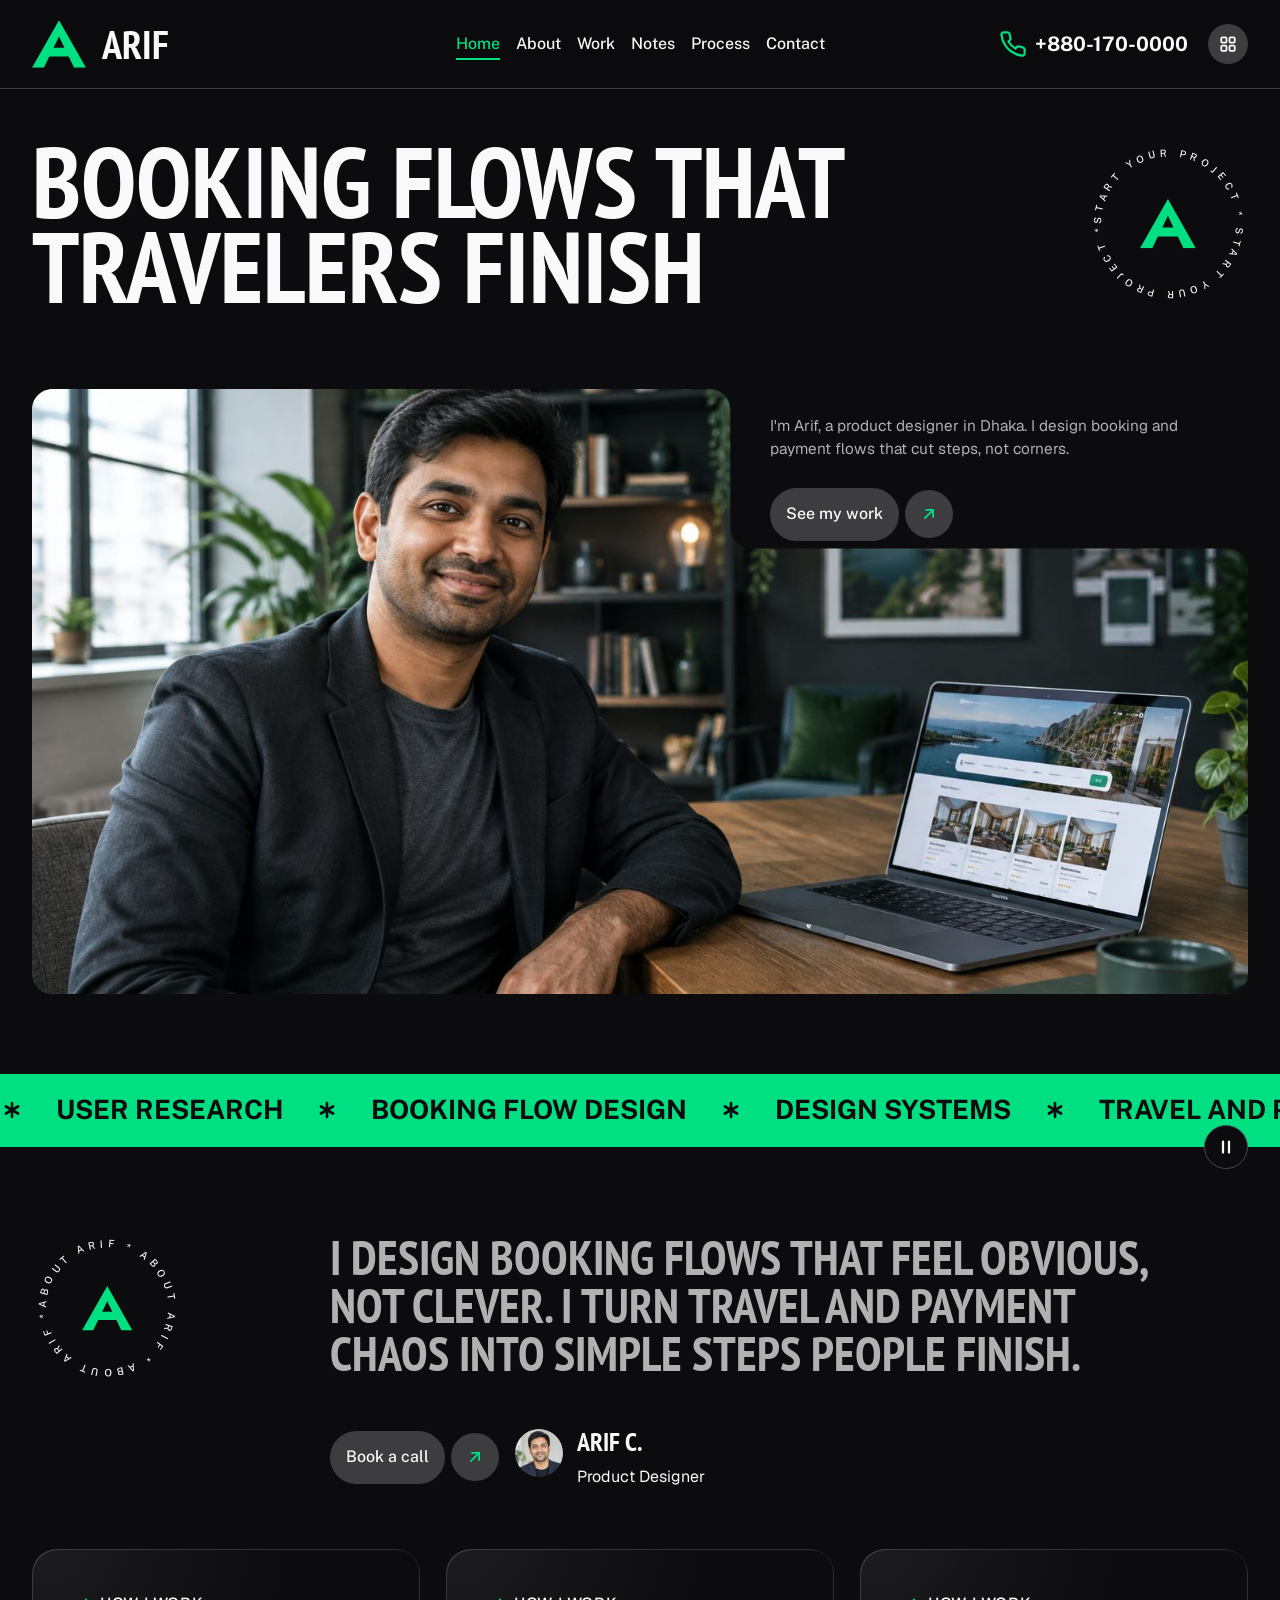
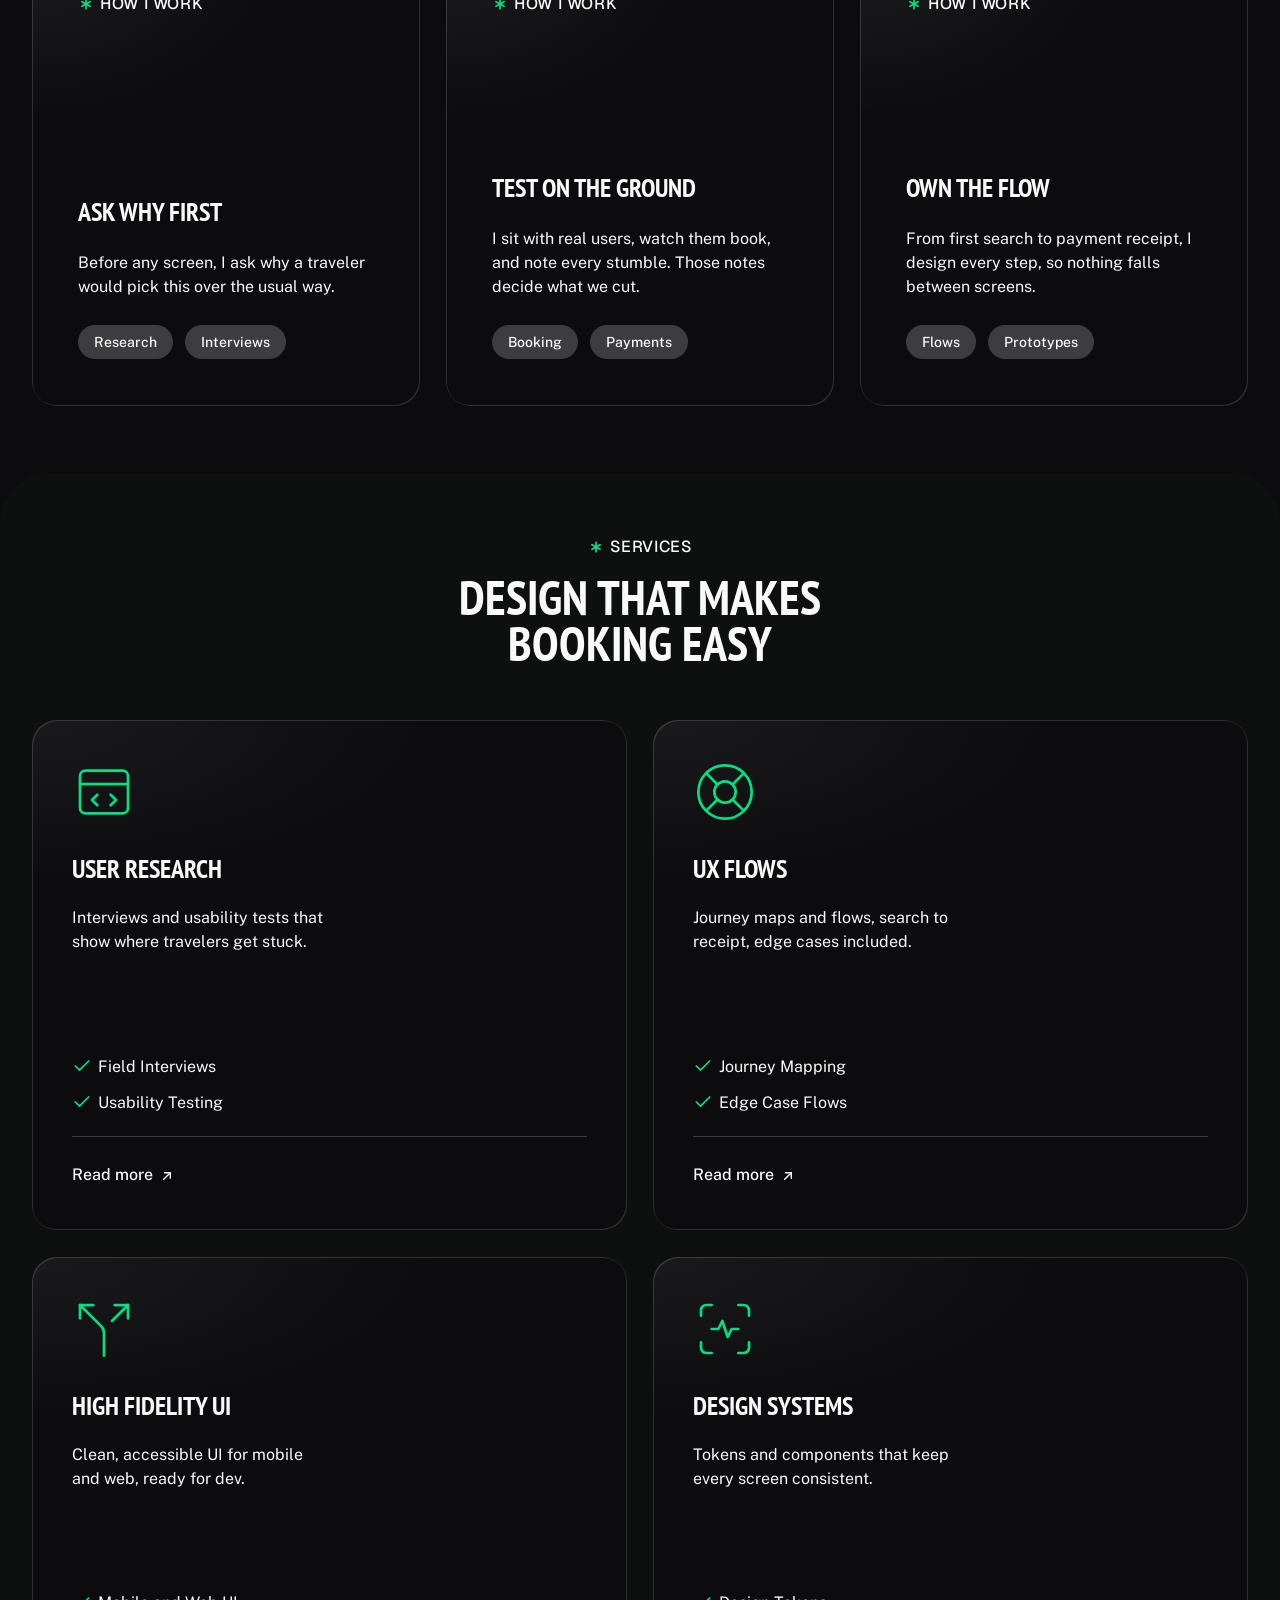
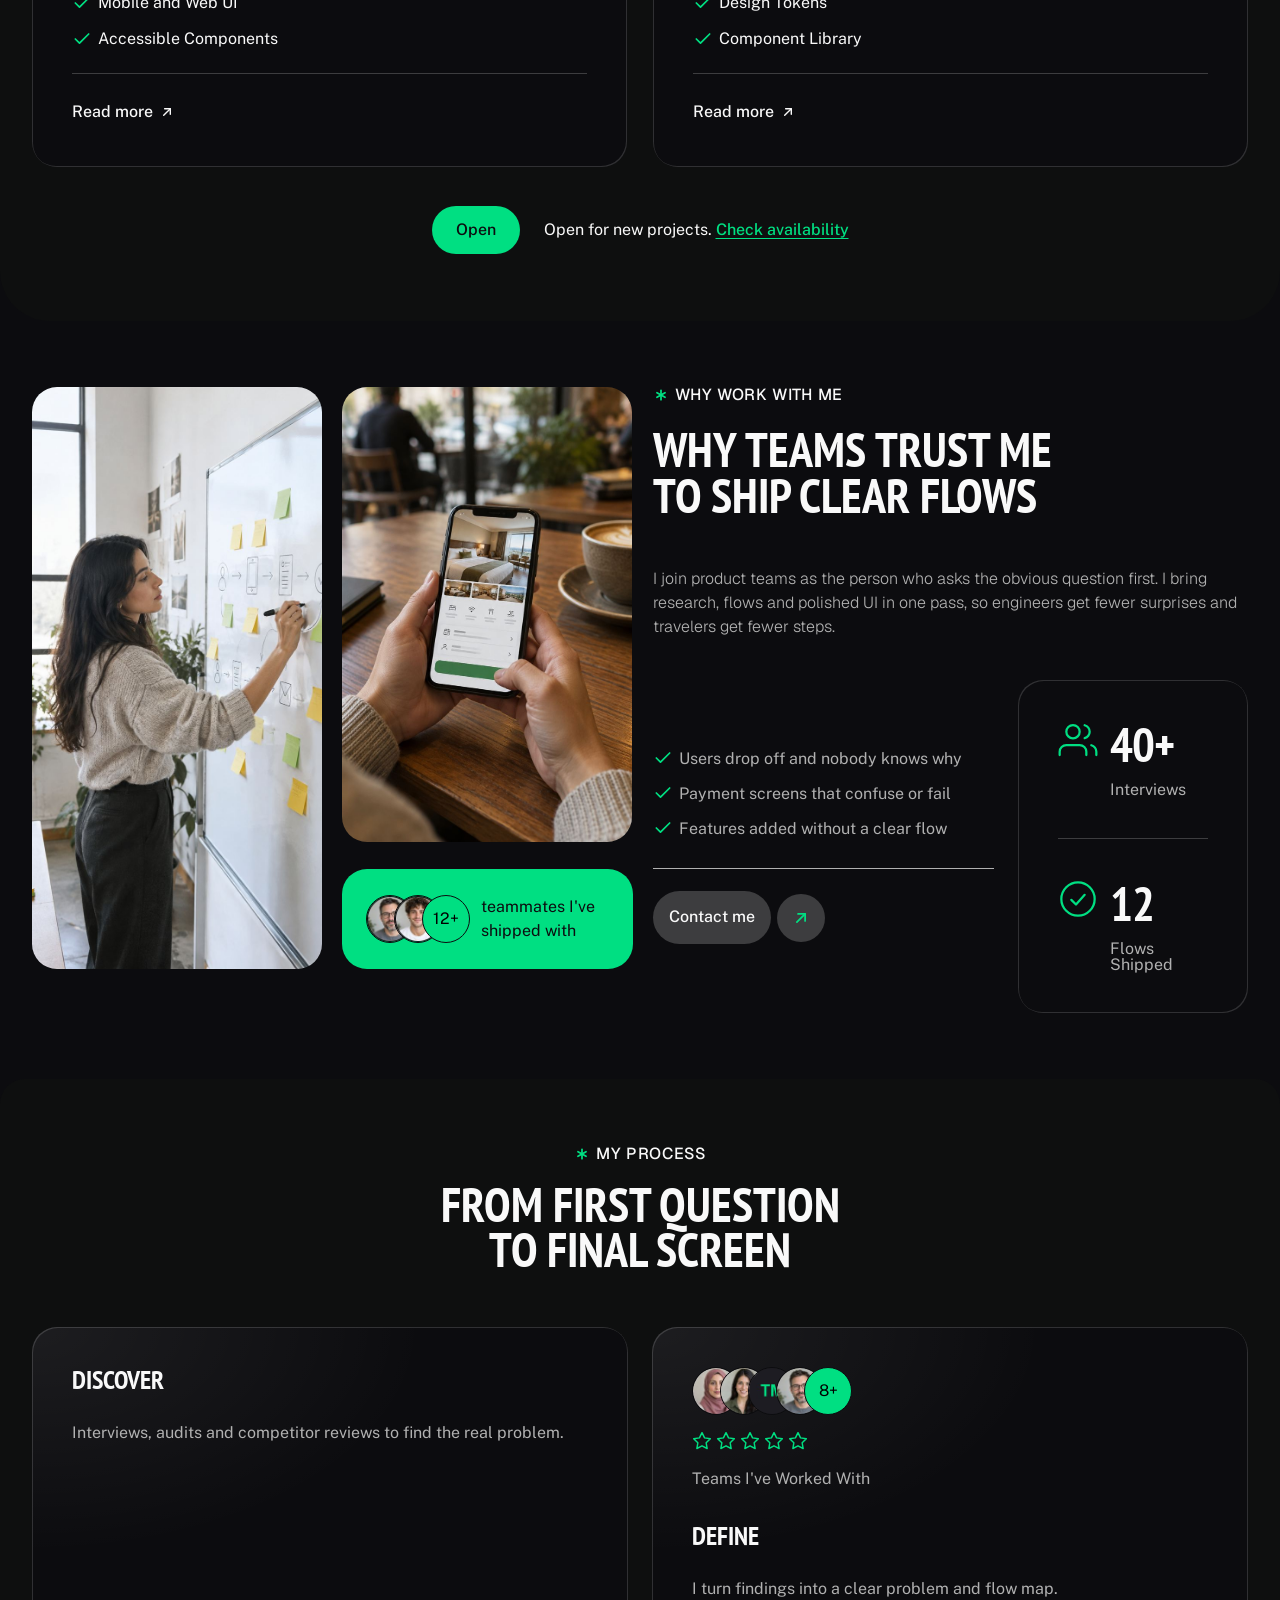
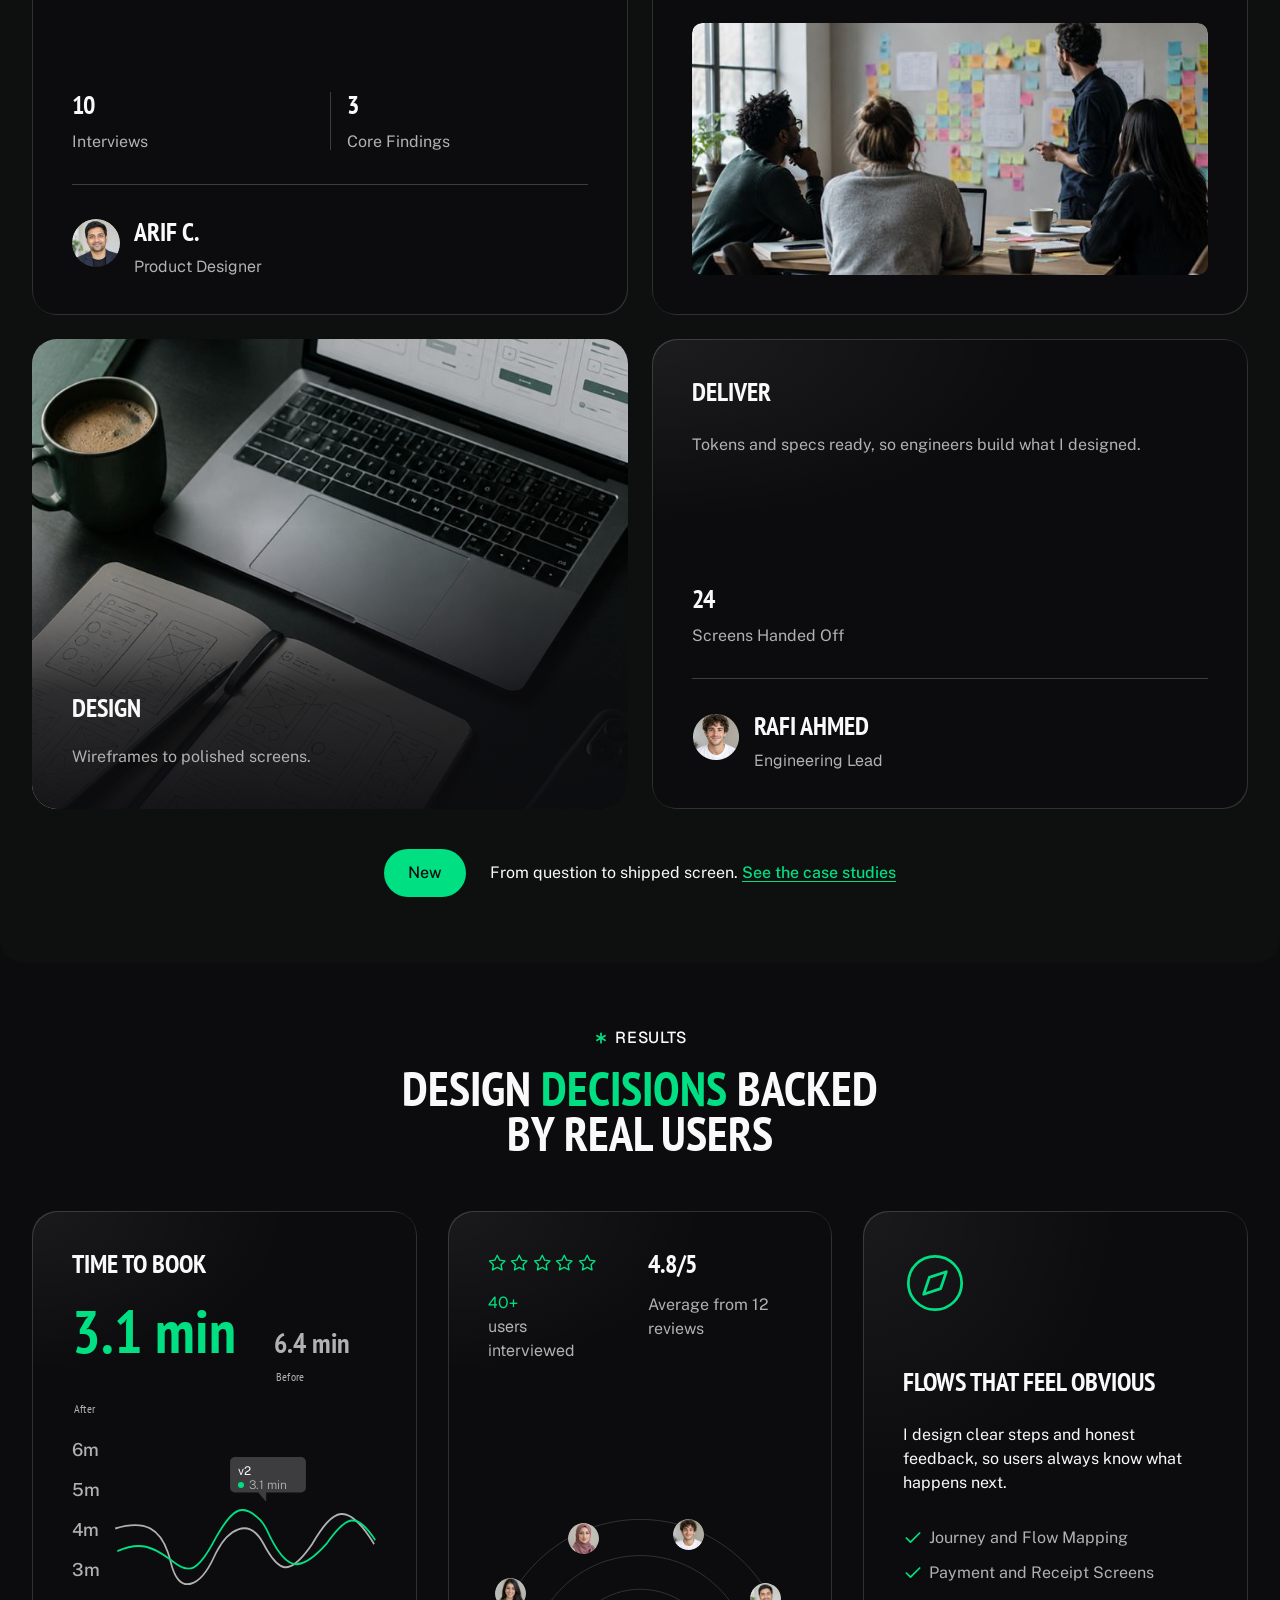
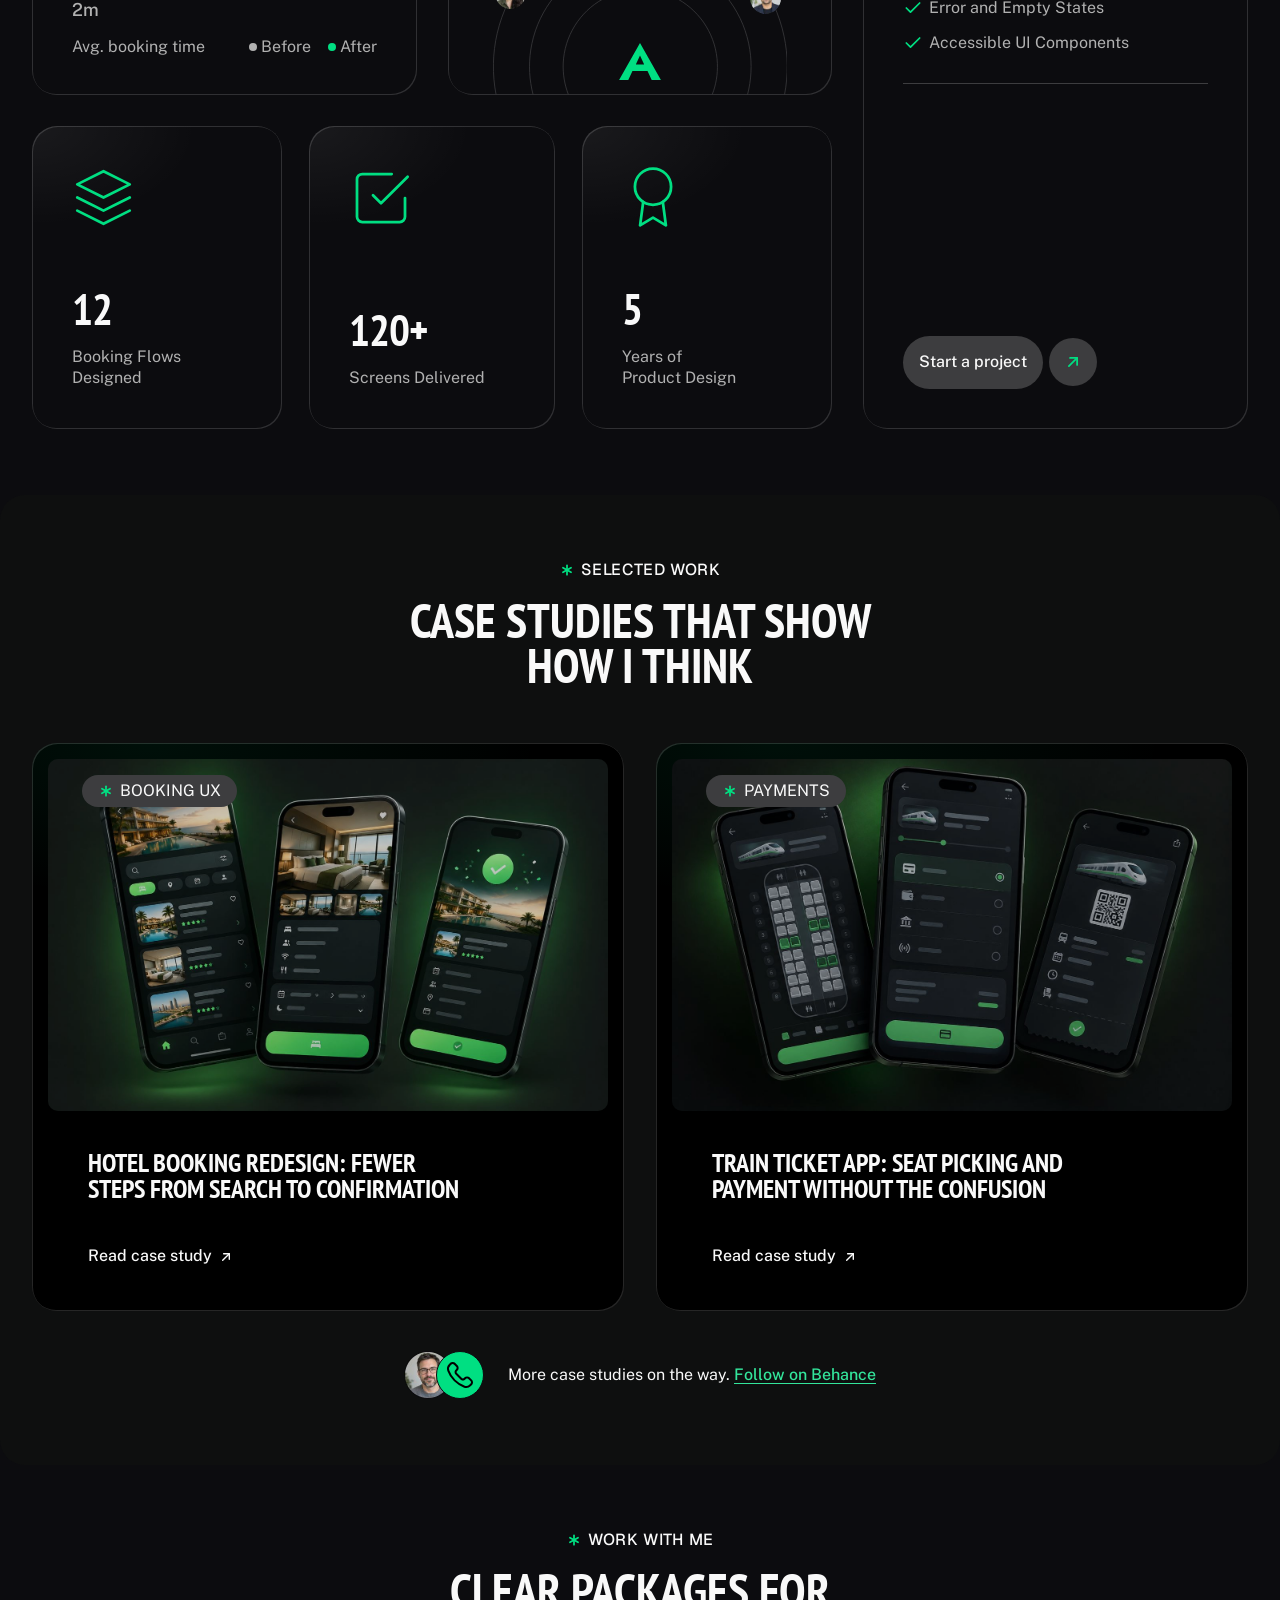
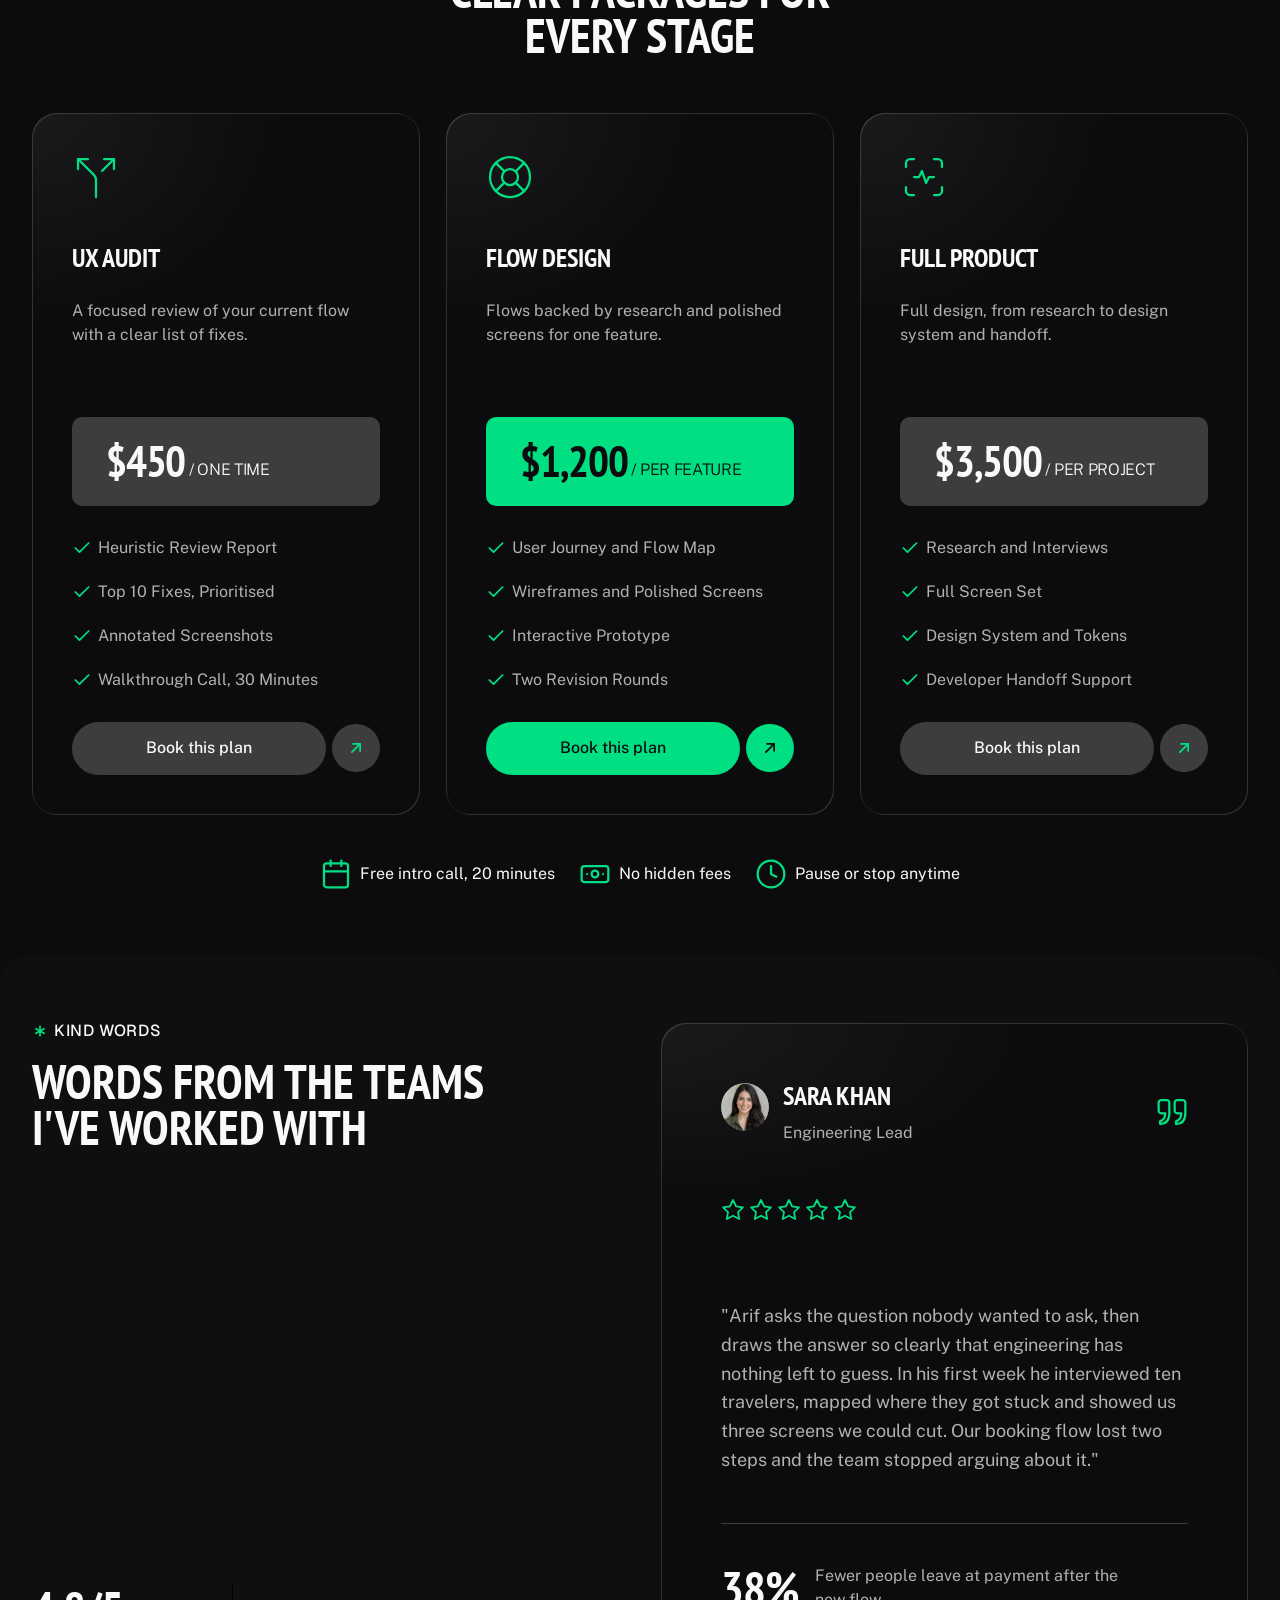
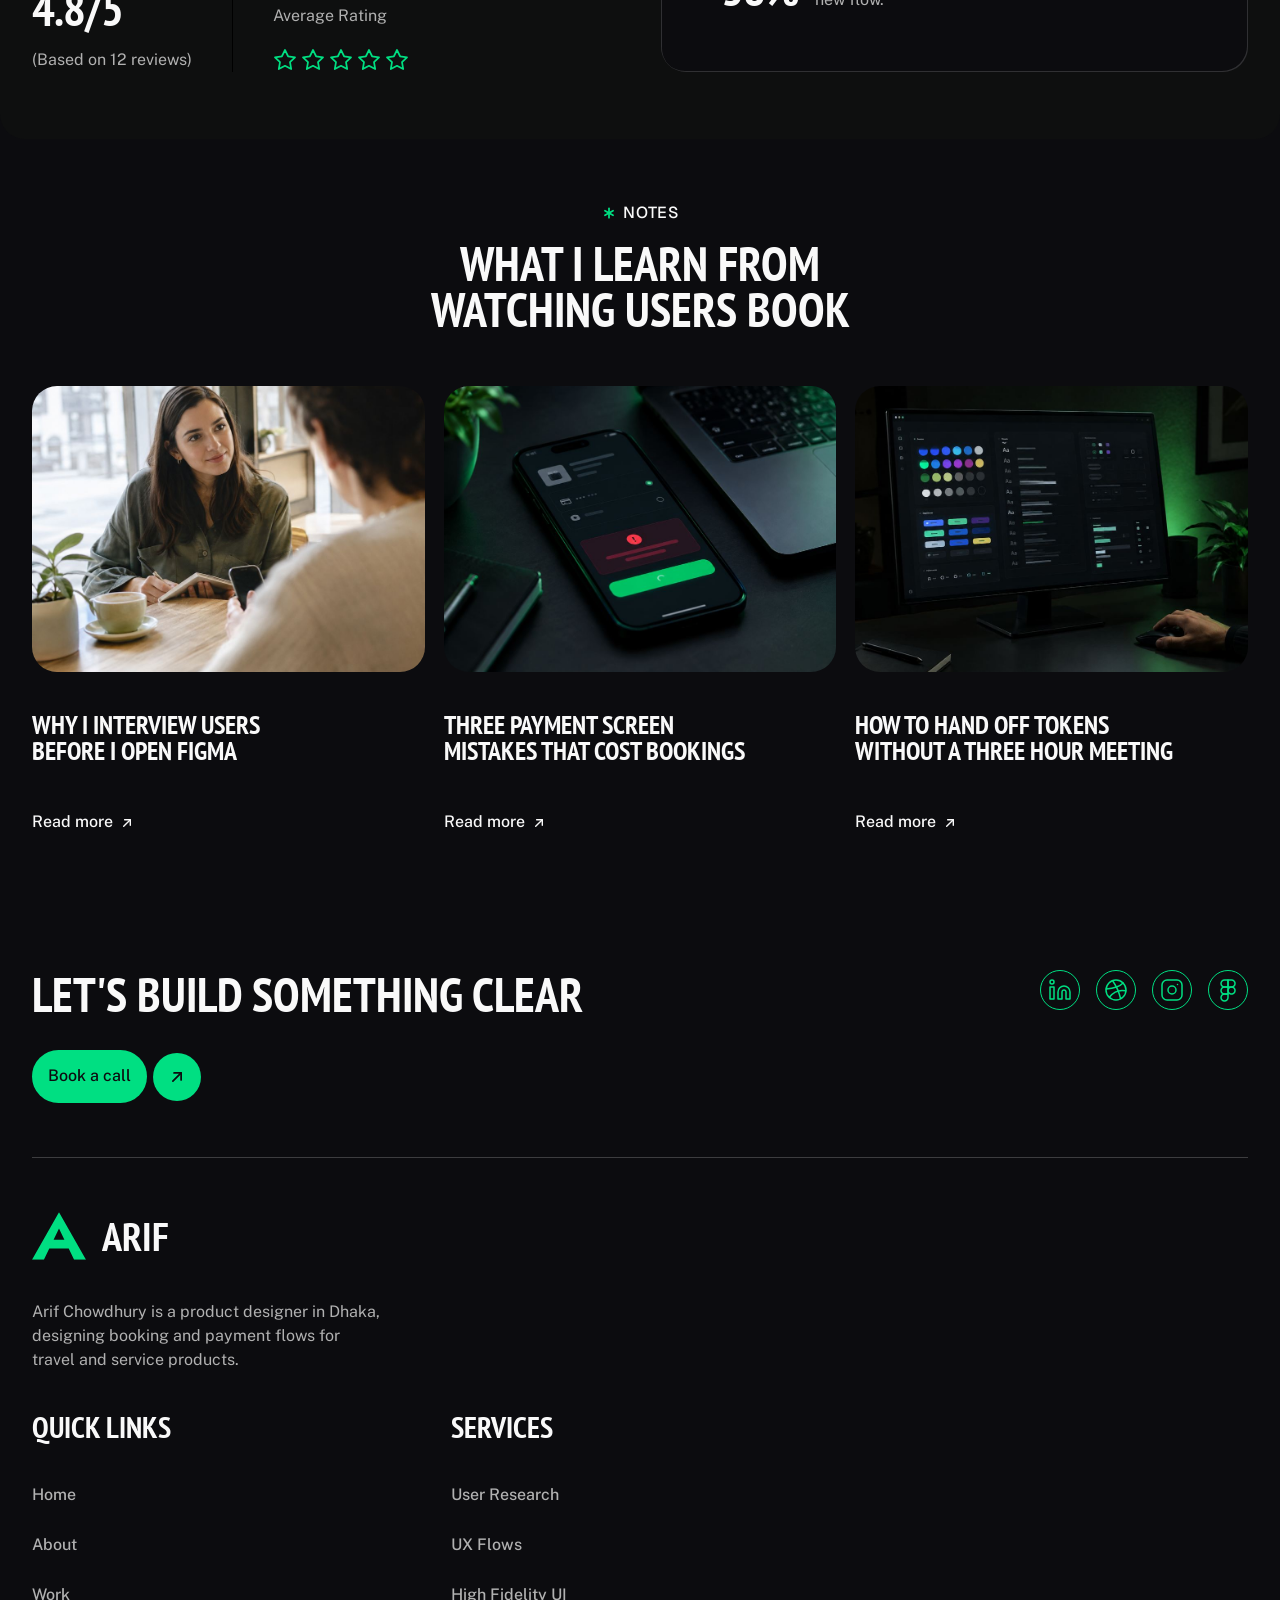
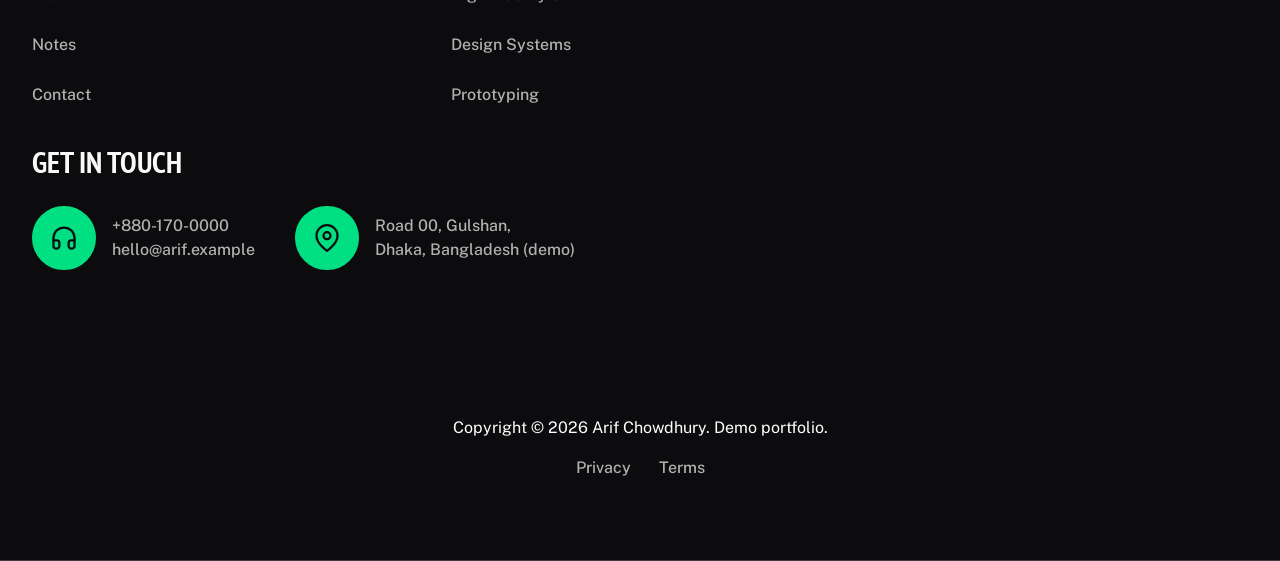
<file: index.html>
<!doctype html>
<html lang="en">
<head>
<meta charset="utf-8">
<meta name="viewport" content="width=device-width, initial-scale=1">
<title>Arif Chowdhury, Product Designer (demo portfolio)</title>
<meta name="description" content="Demo portfolio of Arif Chowdhury, a fictional product designer in Dhaka who designs booking and payment flows. Built from a Figma design as a dynamic HTML, CSS and JS page.">
<meta name="theme-color" content="#0c0c0f">
<meta name="color-scheme" content="dark">
<meta property="og:type" content="website">

<link rel="canonical" href="https://mdnaeem-28.github.io/arif-chowdhury-portfolio-demo/">
<meta property="og:url" content="https://mdnaeem-28.github.io/arif-chowdhury-portfolio-demo/">
<meta property="og:title" content="Booking Flows That Travelers Finish | Arif Chowdhury (demo portfolio)">
<meta property="og:description" content="Booking Flows That Travelers Finish. A demo portfolio, fictional client.">
<meta property="og:image" content="https://mdnaeem-28.github.io/arif-chowdhury-portfolio-demo/assets/img/og-cover.jpg">
<meta property="og:image:width" content="1200">
<meta property="og:image:height" content="630">
<meta property="og:image:alt" content="Booking Flows That Travelers Finish. Arif Chowdhury, product designer, demo portfolio.">
<meta name="twitter:card" content="summary_large_image">
<meta name="twitter:title" content="Booking Flows That Travelers Finish | Arif Chowdhury (demo portfolio)">
<meta name="twitter:description" content="Booking Flows That Travelers Finish. A demo portfolio, fictional client.">
<meta name="twitter:image" content="https://mdnaeem-28.github.io/arif-chowdhury-portfolio-demo/assets/img/og-cover.jpg">
<meta name="twitter:image:alt" content="Booking Flows That Travelers Finish. Arif Chowdhury, product designer, demo portfolio.">
<link rel="icon" type="image/svg+xml" href="assets/icons/favicon.svg">
<link rel="preconnect" href="https://fonts.googleapis.com">
<link rel="preconnect" href="https://fonts.gstatic.com" crossorigin>
<link rel="stylesheet" href="https://fonts.googleapis.com/css2?family=PT+Sans+Narrow:wght@400;700&amp;family=Public+Sans:wght@300;400;500;700&amp;display=swap">
<link rel="stylesheet" href="assets/css/styles.css">
<link rel="stylesheet" href="assets/css/parity-b.css">
<link rel="stylesheet" href="assets/css/parity-a.css">
<link rel="stylesheet" href="assets/css/parity-c.css">
<link rel="preload" href="assets/fonts/Geist-latin.woff2" as="font" type="font/woff2" crossorigin>
<link rel="stylesheet" href="assets/css/geist.css">
<link rel="stylesheet" href="assets/css/parity-d.css">
<script>document.documentElement.classList.add('js');</script>
<noscript><style>.reveal{opacity:1!important;transform:none!important}</style></noscript>
</head>
<body>
<svg xmlns="http://www.w3.org/2000/svg" width="0" height="0" style="position:absolute" aria-hidden="true" focusable="false"><defs>
<symbol id="i-grid" viewBox="0 0 18 18" fill="none"><path d="M3.375 2.25H6.375C6.99632 2.25 7.5 2.75368 7.5 3.375V6.375C7.5 6.99632 6.99632 7.5 6.375 7.5H3.375C2.75368 7.5 2.25 6.99632 2.25 6.375V3.375C2.25 2.75368 2.75368 2.25 3.375 2.25Z" stroke-width="1.75" stroke-linecap="round" stroke-linejoin="round" stroke="currentColor"/> <path d="M11.625 2.25H14.625C15.2463 2.25 15.75 2.75368 15.75 3.375V6.375C15.75 6.99632 15.2463 7.5 14.625 7.5H11.625C11.0037 7.5 10.5 6.99632 10.5 6.375V3.375C10.5 2.75368 11.0037 2.25 11.625 2.25Z" stroke-width="1.75" stroke-linecap="round" stroke-linejoin="round" stroke="currentColor"/> <path d="M11.625 10.5H14.625C15.2463 10.5 15.75 11.0037 15.75 11.625V14.625C15.75 15.2463 15.2463 15.75 14.625 15.75H11.625C11.0037 15.75 10.5 15.2463 10.5 14.625V11.625C10.5 11.0037 11.0037 10.5 11.625 10.5Z" stroke-width="1.75" stroke-linecap="round" stroke-linejoin="round" stroke="currentColor"/> <path d="M3.375 10.5H6.375C6.99632 10.5 7.5 11.0037 7.5 11.625V14.625C7.5 15.2463 6.99632 15.75 6.375 15.75H3.375C2.75368 15.75 2.25 15.2463 2.25 14.625V11.625C2.25 11.0037 2.75368 10.5 3.375 10.5Z" stroke-width="1.75" stroke-linecap="round" stroke-linejoin="round" stroke="currentColor"/></symbol>
<symbol id="i-phone" viewBox="0 0 28 28" fill="none"><path d="M25.6667 19.74V23.24C25.668 23.5649 25.6014 23.8865 25.4713 24.1842C25.3411 24.4819 25.1502 24.7492 24.9108 24.9688C24.6713 25.1885 24.3887 25.3557 24.0809 25.4598C23.7731 25.5639 23.4469 25.6026 23.1233 25.5733C19.5333 25.1832 16.0848 23.9565 13.055 21.9917C10.2361 20.2004 7.84623 17.8105 6.055 14.9917C4.08331 11.9481 2.85628 8.48283 2.47333 4.87667C2.44418 4.55404 2.48252 4.22889 2.58592 3.9219C2.68931 3.6149 2.8555 3.3328 3.07389 3.09356C3.29229 2.85431 3.55811 2.66316 3.85442 2.53228C4.15074 2.40139 4.47106 2.33364 4.795 2.33333H8.295C8.86119 2.32776 9.41009 2.52826 9.83939 2.89745C10.2687 3.26665 10.5491 3.77935 10.6283 4.34C10.7761 5.46008 11.05 6.55985 11.445 7.61833C11.602 8.03591 11.6359 8.48973 11.5429 8.92603C11.4498 9.36232 11.2337 9.7628 10.92 10.08L9.43833 11.5617C11.0991 14.4825 13.5175 16.9009 16.4383 18.5617L17.92 17.08C18.2372 16.7663 18.6377 16.5502 19.074 16.4571C19.5103 16.3641 19.9641 16.398 20.3817 16.555C21.4402 16.95 22.5399 17.2239 23.66 17.3717C24.2267 17.4516 24.7443 17.7371 25.1143 18.1737C25.4843 18.6104 25.6809 19.1678 25.6667 19.74Z" stroke-width="2.25" stroke-linecap="round" stroke-linejoin="round" stroke="currentColor"/></symbol>
<symbol id="i-asterisk" viewBox="0 0 16 16" fill="none"><path d="M8 3.33333V12.6667" stroke-width="1.75" stroke-linecap="round" stroke-linejoin="round" stroke="currentColor"/> <path d="M3.96 5.66667L12.04 10.3333" stroke-width="1.75" stroke-linecap="round" stroke-linejoin="round" stroke="currentColor"/> <path d="M3.96 10.3333L12.04 5.66667" stroke-width="1.75" stroke-linecap="round" stroke-linejoin="round" stroke="currentColor"/></symbol>
<symbol id="i-arrow" viewBox="0 0 20 20" fill="none"><path d="M4.16667 10H15.8333" stroke-width="1.75" stroke-linecap="round" stroke-linejoin="round" stroke="currentColor"/> <path d="M10.8333 5L15.8333 10L10.8333 15" stroke-width="1.75" stroke-linecap="round" stroke-linejoin="round" stroke="currentColor"/></symbol>
<symbol id="i-check" viewBox="0 0 20 20" fill="none"><path d="M16.6667 5L7.5 14.1667L3.33333 10" stroke-width="1.75" stroke-linecap="round" stroke-linejoin="round" stroke="currentColor"/></symbol>
<symbol id="i-check-circle" viewBox="0 0 40 40" fill="none"><path d="M36.6667 20C36.6667 29.2047 29.2047 36.6667 20 36.6667C10.7953 36.6667 3.33333 29.2047 3.33333 20C3.33333 10.7953 10.7953 3.33333 20 3.33333C29.2047 3.33333 36.6667 10.7953 36.6667 20Z" stroke-width="2.25" stroke-linecap="round" stroke-linejoin="round" stroke="currentColor"/> <path d="M13.3333 20.8333L18 25.5L26.6667 15.8333" stroke-width="2.25" stroke-linecap="round" stroke-linejoin="round" stroke="currentColor"/></symbol>
<symbol id="i-check-square" viewBox="0 0 64 64" fill="none"><path d="M24 29.3333L32 37.3333L58.6667 10.6667" stroke-width="2.75" stroke-linecap="round" stroke-linejoin="round" stroke="currentColor"/> <path d="M56 32V50.6667C56 52.0812 55.4381 53.4377 54.4379 54.4379C53.4377 55.4381 52.0812 56 50.6667 56H13.3333C11.9188 56 10.5623 55.4381 9.5621 54.4379C8.5619 53.4377 8 52.0812 8 50.6667V13.3333C8 11.9188 8.5619 10.5623 9.5621 9.5621C10.5623 8.5619 11.9188 8 13.3333 8H42.6667" stroke-width="2.75" stroke-linecap="round" stroke-linejoin="round" stroke="currentColor"/></symbol>
<symbol id="i-code" viewBox="0 0 64 64" fill="none"><path d="M13.3333 10.6667H50.6667C53.6122 10.6667 56 13.0545 56 16V48C56 50.9455 53.6122 53.3333 50.6667 53.3333H13.3333C10.3878 53.3333 8 50.9455 8 48V16C8 13.0545 10.3878 10.6667 13.3333 10.6667Z" stroke-width="2.75" stroke-linecap="round" stroke-linejoin="round" stroke="currentColor"/> <path d="M8 24H56" stroke-width="2.75" stroke-linecap="round" stroke-linejoin="round" stroke="currentColor"/> <path d="M25.3333 34.6667L20 40L25.3333 45.3333" stroke-width="2.75" stroke-linecap="round" stroke-linejoin="round" stroke="currentColor"/> <path d="M38.6667 34.6667L44 40L38.6667 45.3333" stroke-width="2.75" stroke-linecap="round" stroke-linejoin="round" stroke="currentColor"/></symbol>
<symbol id="i-compass" viewBox="0 0 64 64" fill="none"><path d="M58.6667 32C58.6667 46.7276 46.7276 58.6667 32 58.6667C17.2724 58.6667 5.33333 46.7276 5.33333 32C5.33333 17.2724 17.2724 5.33333 32 5.33333C46.7276 5.33333 58.6667 17.2724 58.6667 32Z" stroke-width="2.75" stroke-linecap="round" stroke-linejoin="round" stroke="currentColor"/> <path d="M43.3067 20.6933L37.6533 37.6533L20.6933 43.3067L26.3467 26.3467L43.3067 20.6933Z" stroke-width="2.75" stroke-linecap="round" stroke-linejoin="round" stroke="currentColor"/></symbol>
<symbol id="i-award" viewBox="0 0 62 62" fill="none"><path d="M49.0833 20.6667C49.0833 30.6538 40.9872 38.75 31 38.75C21.0129 38.75 12.9167 30.6538 12.9167 20.6667C12.9167 10.6795 21.0129 2.58333 31 2.58333C40.9872 2.58333 49.0833 10.6795 49.0833 20.6667Z" stroke-width="2.75" stroke-linecap="round" stroke-linejoin="round" stroke="currentColor"/> <path d="M21.2092 35.8825L18.0833 59.4167L31 51.6667L43.9167 59.4167L40.7908 35.8567" stroke-width="2.75" stroke-linecap="round" stroke-linejoin="round" stroke="currentColor"/></symbol>
<symbol id="i-layers" viewBox="0 0 63 63" fill="none"><path d="M31.5 5.25L57.75 18.375L31.5 31.5L5.25 18.375L31.5 5.25Z" stroke-width="2.75" stroke-linecap="round" stroke-linejoin="round" stroke="currentColor"/> <path d="M5.25 31.5L31.5 44.625L57.75 31.5" stroke-width="2.75" stroke-linecap="round" stroke-linejoin="round" stroke="currentColor"/> <path d="M5.25 44.625L31.5 57.75L57.75 44.625" stroke-width="2.75" stroke-linecap="round" stroke-linejoin="round" stroke="currentColor"/></symbol>
<symbol id="i-lifebuoy" viewBox="0 0 64 64" fill="none"><path d="M58.6667 32C58.6667 46.7276 46.7276 58.6667 32 58.6667C17.2724 58.6667 5.33333 46.7276 5.33333 32C5.33333 17.2724 17.2724 5.33333 32 5.33333C46.7276 5.33333 58.6667 17.2724 58.6667 32Z" stroke-width="2.75" stroke-linecap="round" stroke-linejoin="round" stroke="currentColor"/> <path d="M42.6667 32C42.6667 37.891 37.891 42.6667 32 42.6667C26.109 42.6667 21.3333 37.891 21.3333 32C21.3333 26.109 26.109 21.3333 32 21.3333C37.891 21.3333 42.6667 26.109 42.6667 32Z" stroke-width="2.75" stroke-linecap="round" stroke-linejoin="round" stroke="currentColor"/> <path d="M13.1467 13.1467L24.4533 24.4533" stroke-width="2.75" stroke-linecap="round" stroke-linejoin="round" stroke="currentColor"/> <path d="M39.5467 39.5467L50.8533 50.8533" stroke-width="2.75" stroke-linecap="round" stroke-linejoin="round" stroke="currentColor"/> <path d="M39.5467 24.4533L50.8533 13.1467" stroke-width="2.75" stroke-linecap="round" stroke-linejoin="round" stroke="currentColor"/> <path d="M13.1467 50.8533L24.4533 39.5467" stroke-width="2.75" stroke-linecap="round" stroke-linejoin="round" stroke="currentColor"/></symbol>
<symbol id="i-split" viewBox="0 0 64 64" fill="none"><path d="M42.6667 8H56V21.3333" stroke-width="2.75" stroke-linecap="round" stroke-linejoin="round" stroke="currentColor"/> <path d="M21.3333 8H8V21.3333" stroke-width="2.75" stroke-linecap="round" stroke-linejoin="round" stroke="currentColor"/> <path d="M32 58.6667V36.5333C32.0152 35.1142 31.7471 33.7064 31.2114 32.3922C30.6756 31.078 29.883 29.884 28.88 28.88L8 8" stroke-width="2.75" stroke-linecap="round" stroke-linejoin="round" stroke="currentColor"/> <path d="M40 24L56 8" stroke-width="2.75" stroke-linecap="round" stroke-linejoin="round" stroke="currentColor"/></symbol>
<symbol id="i-activity" viewBox="0 0 65 65" fill="none"><path d="M8.125 18.9583V13.5417C8.125 12.1051 8.69568 10.7273 9.7115 9.7115C10.7273 8.69568 12.1051 8.125 13.5417 8.125H18.9583" stroke-width="2.75" stroke-linecap="round" stroke-linejoin="round" stroke="currentColor"/> <path d="M46.0417 8.125H51.4583C52.8949 8.125 54.2727 8.69568 55.2885 9.7115C56.3043 10.7273 56.875 12.1051 56.875 13.5417V18.9583" stroke-width="2.75" stroke-linecap="round" stroke-linejoin="round" stroke="currentColor"/> <path d="M56.875 46.0417V51.4583C56.875 52.8949 56.3043 54.2727 55.2885 55.2885C54.2727 56.3043 52.8949 56.875 51.4583 56.875H46.0417" stroke-width="2.75" stroke-linecap="round" stroke-linejoin="round" stroke="currentColor"/> <path d="M18.9583 56.875H13.5417C12.1051 56.875 10.7273 56.3043 9.7115 55.2885C8.69568 54.2727 8.125 52.8949 8.125 51.4583V46.0417" stroke-width="2.75" stroke-linecap="round" stroke-linejoin="round" stroke="currentColor"/> <path d="M18.9583 32.5H25.7292L29.7917 24.375L35.2083 40.625L39.2708 32.5H46.0417" stroke-width="2.75" stroke-linecap="round" stroke-linejoin="round" stroke="currentColor"/></symbol>
<symbol id="i-users" viewBox="0 0 40 40" fill="none"><path d="M28.3333 35V31.6667C28.3333 29.8986 27.631 28.2029 26.3807 26.9526C25.1305 25.7024 23.4348 25 21.6667 25H8.33333C6.56522 25 4.86953 25.7024 3.61929 26.9526C2.36905 28.2029 1.66667 29.8986 1.66667 31.6667V35" stroke-width="2.25" stroke-linecap="round" stroke-linejoin="round" stroke="currentColor"/> <path d="M21.6667 11.6667C21.6667 15.3486 18.6819 18.3333 15 18.3333C11.3181 18.3333 8.33333 15.3486 8.33333 11.6667C8.33333 7.98477 11.3181 5 15 5C18.6819 5 21.6667 7.98477 21.6667 11.6667Z" stroke-width="2.25" stroke-linecap="round" stroke-linejoin="round" stroke="currentColor"/> <path d="M38.3333 35V31.6667C38.3322 30.1895 37.8406 28.7546 36.9356 27.5872C36.0306 26.4198 34.7635 25.5859 33.3333 25.2167" stroke-width="2.25" stroke-linecap="round" stroke-linejoin="round" stroke="currentColor"/> <path d="M26.6667 5.21667C28.1007 5.58384 29.3717 6.41783 30.2794 7.58718C31.1871 8.75653 31.6797 10.1947 31.6797 11.675C31.6797 13.1553 31.1871 14.5935 30.2794 15.7628C29.3717 16.9322 28.1007 17.7662 26.6667 18.1333" stroke-width="2.25" stroke-linecap="round" stroke-linejoin="round" stroke="currentColor"/></symbol>
<symbol id="i-star" viewBox="0 0 24 24" fill="none"><path d="M12 2L15.09 8.26L22 9.27L17 14.14L18.18 21.02L12 17.77L5.82 21.02L7 14.14L2 9.27L8.91 8.26L12 2Z" stroke-width="1.75" stroke-linecap="round" stroke-linejoin="round" stroke="currentColor"/></symbol>
<symbol id="i-quote" viewBox="0 0 32 32" fill="none"><path d="M4 28C8 28 13.3333 26.6667 13.3333 17.3333V6.66667C13.3333 5.95942 13.0524 5.28115 12.5523 4.78105C12.0522 4.28095 11.3739 4 10.6667 4H5.33333C4.62609 4 3.94781 4.28095 3.44772 4.78105C2.94762 5.28115 2.66667 5.95942 2.66667 6.66667V14.6667C2.66667 15.3739 2.94762 16.0522 3.44772 16.5523C3.94781 17.0524 4.62609 17.3333 5.33333 17.3333H9.33333C9.33333 21.3333 8 24 4 25.3333V28Z" stroke-width="2.25" stroke-linecap="round" stroke-linejoin="round" stroke="currentColor"/> <path d="M20 28C24 28 29.3333 26.6667 29.3333 17.3333V6.66667C29.3333 5.95942 29.0524 5.28115 28.5523 4.78105C28.0522 4.28095 27.3739 4 26.6667 4H21.3333C20.6261 4 19.9478 4.28095 19.4477 4.78105C18.9476 5.28115 18.6667 5.95942 18.6667 6.66667V14.6667C18.6667 15.3739 18.9476 16.0522 19.4477 16.5523C19.9478 17.0524 20.6261 17.3333 21.3333 17.3333H25.3333C25.3333 21.3333 24 24 20 25.3333V28Z" stroke-width="2.25" stroke-linecap="round" stroke-linejoin="round" stroke="currentColor"/></symbol>
<symbol id="i-calendar" viewBox="0 0 32 32" fill="none"><path d="M6.66667 5.33333H25.3333C26.8061 5.33333 28 6.52724 28 8V26.6667C28 28.1394 26.8061 29.3333 25.3333 29.3333H6.66667C5.19391 29.3333 4 28.1394 4 26.6667V8C4 6.52724 5.19391 5.33333 6.66667 5.33333Z" stroke-width="2.25" stroke-linecap="round" stroke-linejoin="round" stroke="currentColor"/> <path d="M21.3333 2.66667V8" stroke-width="2.25" stroke-linecap="round" stroke-linejoin="round" stroke="currentColor"/> <path d="M10.6667 2.66667V8" stroke-width="2.25" stroke-linecap="round" stroke-linejoin="round" stroke="currentColor"/> <path d="M4 13.3333H28" stroke-width="2.25" stroke-linecap="round" stroke-linejoin="round" stroke="currentColor"/></symbol>
<symbol id="i-banknote" viewBox="0 0 32 32" fill="none"><path d="M5.33333 8H26.6667C28.1394 8 29.3333 9.19391 29.3333 10.6667V21.3333C29.3333 22.8061 28.1394 24 26.6667 24H5.33333C3.86057 24 2.66667 22.8061 2.66667 21.3333V10.6667C2.66667 9.19391 3.86057 8 5.33333 8Z" stroke-width="2.25" stroke-linecap="round" stroke-linejoin="round" stroke="currentColor"/> <path d="M19.3333 16C19.3333 17.8409 17.8409 19.3333 16 19.3333C14.1591 19.3333 12.6667 17.8409 12.6667 16C12.6667 14.1591 14.1591 12.6667 16 12.6667C17.8409 12.6667 19.3333 14.1591 19.3333 16Z" stroke-width="2.25" stroke-linecap="round" stroke-linejoin="round" stroke="currentColor"/> <path d="M8 16H8.01333" stroke-width="2.25" stroke-linecap="round" stroke-linejoin="round" stroke="currentColor"/> <path d="M24 16H24.0133" stroke-width="2.25" stroke-linecap="round" stroke-linejoin="round" stroke="currentColor"/></symbol>
<symbol id="i-clock" viewBox="0 0 32 32" fill="none"><path d="M29.3333 16C29.3333 23.3638 23.3638 29.3333 16 29.3333C8.6362 29.3333 2.66667 23.3638 2.66667 16C2.66667 8.6362 8.6362 2.66667 16 2.66667C23.3638 2.66667 29.3333 8.6362 29.3333 16Z" stroke-width="2.25" stroke-linecap="round" stroke-linejoin="round" stroke="currentColor"/> <path d="M16 8V16L21.3333 18.6667" stroke-width="2.25" stroke-linecap="round" stroke-linejoin="round" stroke="currentColor"/></symbol>
<symbol id="i-linkedin" viewBox="0 0 24 24" fill="none"><path d="M16 8C17.5913 8 19.1174 8.63214 20.2426 9.75736C21.3679 10.8826 22 12.4087 22 14V21H18V14C18 13.4696 17.7893 12.9609 17.4142 12.5858C17.0391 12.2107 16.5304 12 16 12C15.4696 12 14.9609 12.2107 14.5858 12.5858C14.2107 12.9609 14 13.4696 14 14V21H10V14C10 12.4087 10.6321 10.8826 11.7574 9.75736C12.8826 8.63214 14.4087 8 16 8Z" stroke-width="1.5" stroke-linecap="round" stroke-linejoin="round" stroke="currentColor"/> <path d="M2 9H6V21H2V9Z" stroke-width="1.5" stroke-linecap="round" stroke-linejoin="round" stroke="currentColor"/> <path d="M6 4C6 5.10457 5.10457 6 4 6C2.89543 6 2 5.10457 2 4C2 2.89543 2.89543 2 4 2C5.10457 2 6 2.89543 6 4Z" stroke-width="1.5" stroke-linecap="round" stroke-linejoin="round" stroke="currentColor"/></symbol>
<symbol id="i-dribbble" viewBox="0 0 24 24" fill="none"><path d="M22 12C22 17.5228 17.5228 22 12 22C6.47715 22 2 17.5228 2 12C2 6.47715 6.47715 2 12 2C17.5228 2 22 6.47715 22 12Z" stroke-width="1.5" stroke-linecap="round" stroke-linejoin="round" stroke="currentColor"/> <path d="M19.13 5.09C15.22 9.14 10 10.44 2.25 10.94" stroke-width="1.5" stroke-linecap="round" stroke-linejoin="round" stroke="currentColor"/> <path d="M21.75 12.84C15.13 11.43 9.61 13.84 5.37 19.16" stroke-width="1.5" stroke-linecap="round" stroke-linejoin="round" stroke="currentColor"/> <path d="M8.56 2.75C12.93 8.75 14.56 12.17 16.56 20.47" stroke-width="1.5" stroke-linecap="round" stroke-linejoin="round" stroke="currentColor"/></symbol>
<symbol id="i-instagram" viewBox="0 0 24 24" fill="none"><path d="M7 2H17C19.7614 2 22 4.23858 22 7V17C22 19.7614 19.7614 22 17 22H7C4.23858 22 2 19.7614 2 17V7C2 4.23858 4.23858 2 7 2Z" stroke-width="1.5" stroke-linecap="round" stroke-linejoin="round" stroke="currentColor"/> <path d="M16 12C16 14.2091 14.2091 16 12 16C9.79086 16 8 14.2091 8 12C8 9.79086 9.79086 8 12 8C14.2091 8 16 9.79086 16 12Z" stroke-width="1.5" stroke-linecap="round" stroke-linejoin="round" stroke="currentColor"/> <path d="M17.5 6.5H17.51" stroke-width="1.5" stroke-linecap="round" stroke-linejoin="round" stroke="currentColor"/></symbol>
<symbol id="i-figma" viewBox="0 0 24 24" fill="none"><path d="M5 5.5C5 4.57174 5.36875 3.6815 6.02513 3.02513C6.6815 2.36875 7.57174 2 8.5 2H12V9H8.5C7.57174 9 6.6815 8.63125 6.02513 7.97487C5.36875 7.3185 5 6.42826 5 5.5Z" stroke-width="1.5" stroke-linecap="round" stroke-linejoin="round" stroke="currentColor"/> <path d="M12 2H15.5C15.9596 2 16.4148 2.09053 16.8394 2.26642C17.264 2.44231 17.6499 2.70012 17.9749 3.02513C18.2999 3.35013 18.5577 3.73597 18.7336 4.16061C18.9095 4.58525 19 5.04037 19 5.5C19 5.95963 18.9095 6.41475 18.7336 6.83939C18.5577 7.26403 18.2999 7.64987 17.9749 7.97487C17.6499 8.29988 17.264 8.55769 16.8394 8.73358C16.4148 8.90947 15.9596 9 15.5 9H12V2Z" stroke-width="1.5" stroke-linecap="round" stroke-linejoin="round" stroke="currentColor"/> <path d="M12 12.5C12 12.0404 12.0905 11.5852 12.2664 11.1606C12.4423 10.736 12.7001 10.3501 13.0251 10.0251C13.3501 9.70012 13.736 9.44231 14.1606 9.26642C14.5852 9.09053 15.0404 9 15.5 9C15.9596 9 16.4148 9.09053 16.8394 9.26642C17.264 9.44231 17.6499 9.70012 17.9749 10.0251C18.2999 10.3501 18.5577 10.736 18.7336 11.1606C18.9095 11.5852 19 12.0404 19 12.5C19 12.9596 18.9095 13.4148 18.7336 13.8394C18.5577 14.264 18.2999 14.6499 17.9749 14.9749C17.6499 15.2999 17.264 15.5577 16.8394 15.7336C16.4148 15.9095 15.9596 16 15.5 16C15.0404 16 14.5852 15.9095 14.1606 15.7336C13.736 15.5577 13.3501 15.2999 13.0251 14.9749C12.7001 14.6499 12.4423 14.264 12.2664 13.8394C12.0905 13.4148 12 12.9596 12 12.5Z" stroke-width="1.5" stroke-linecap="round" stroke-linejoin="round" stroke="currentColor"/> <path d="M5 19.5C5 18.5717 5.36875 17.6815 6.02513 17.0251C6.6815 16.3687 7.57174 16 8.5 16H12V19.5C12 20.4283 11.6313 21.3185 10.9749 21.9749C10.3185 22.6313 9.42826 23 8.5 23C7.57174 23 6.6815 22.6313 6.02513 21.9749C5.36875 21.3185 5 20.4283 5 19.5Z" stroke-width="1.5" stroke-linecap="round" stroke-linejoin="round" stroke="currentColor"/> <path d="M5 12.5C5 11.5717 5.36875 10.6815 6.02513 10.0251C6.6815 9.36875 7.57174 9 8.5 9H12V16H8.5C7.57174 16 6.6815 15.6313 6.02513 14.9749C5.36875 14.3185 5 13.4283 5 12.5Z" stroke-width="1.5" stroke-linecap="round" stroke-linejoin="round" stroke="currentColor"/></symbol>
<symbol id="i-headset" viewBox="0 0 28 28" fill="none"><path d="M3.5 16.3333V14C3.5 11.2152 4.60625 8.54451 6.57538 6.57538C8.54451 4.60625 11.2152 3.5 14 3.5C16.7848 3.5 19.4555 4.60625 21.4246 6.57538C23.3938 8.54451 24.5 11.2152 24.5 14V16.3333" stroke-width="2.25" stroke-linecap="round" stroke-linejoin="round" stroke="currentColor"/> <path d="M24.5 22.1667C24.5 22.7855 24.2542 23.379 23.8166 23.8166C23.379 24.2542 22.7855 24.5 22.1667 24.5H21C20.3812 24.5 19.7877 24.2542 19.3501 23.8166C18.9125 23.379 18.6667 22.7855 18.6667 22.1667V18.6667C18.6667 18.0478 18.9125 17.4543 19.3501 17.0168C19.7877 16.5792 20.3812 16.3333 21 16.3333H24.5V22.1667Z" stroke-width="2.25" stroke-linecap="round" stroke-linejoin="round" stroke="currentColor"/> <path d="M3.5 22.1667C3.5 22.7855 3.74583 23.379 4.18342 23.8166C4.621 24.2542 5.21449 24.5 5.83333 24.5H7C7.61884 24.5 8.21233 24.2542 8.64992 23.8166C9.0875 23.379 9.33333 22.7855 9.33333 22.1667V18.6667C9.33333 18.0478 9.0875 17.4543 8.64992 17.0168C8.21233 16.5792 7.61884 16.3333 7 16.3333H3.5V22.1667Z" stroke-width="2.25" stroke-linecap="round" stroke-linejoin="round" stroke="currentColor"/></symbol>
<symbol id="i-map-pin" viewBox="0 0 28 28" fill="none"><path d="M24.5 11.6667C24.5 19.8333 14 26.8333 14 26.8333C14 26.8333 3.5 19.8333 3.5 11.6667C3.5 8.88189 4.60625 6.21118 6.57538 4.24205C8.54451 2.27291 11.2152 1.16667 14 1.16667C16.7848 1.16667 19.4555 2.27291 21.4246 4.24205C23.3938 6.21118 24.5 8.88189 24.5 11.6667Z" stroke-width="2.25" stroke-linecap="round" stroke-linejoin="round" stroke="currentColor"/> <path d="M17.5 11.6667C17.5 13.5997 15.933 15.1667 14 15.1667C12.067 15.1667 10.5 13.5997 10.5 11.6667C10.5 9.73367 12.067 8.16667 14 8.16667C15.933 8.16667 17.5 9.73367 17.5 11.6667Z" stroke-width="2.25" stroke-linecap="round" stroke-linejoin="round" stroke="currentColor"/></symbol>
<symbol id="i-tick" viewBox="0 0 28 28" fill="none"><path d="M5.83333 14.5833L11.0833 19.8333L22.1667 8.75" stroke-width="2.91667" stroke-linecap="round" stroke-linejoin="round" stroke="currentColor"/></symbol>
<symbol id="i-logo" viewBox="0 0 68 60" fill="none"><path d="M34 0L68 60H53.04L46.24 45.6H21.76L14.96 60H0L34 0ZM34 20.4L27.2 34.8H40.8L34 20.4Z" fill-rule="evenodd" clip-rule="evenodd" fill="currentColor"/></symbol>
<symbol id="i-rings" viewBox="0 0 381 227.181" fill="none"><path d="M283.522 227C288.478 214.201 290.762 200.483 290.19 186.697C289.484 169.66 284.439 153.087 275.534 138.555C266.63 124.023 254.163 112.014 239.319 103.671C224.475 95.3275 207.747 90.9273 190.727 90.8885C173.706 90.8498 156.958 95.1738 142.077 103.449C127.195 111.725 114.674 123.677 105.704 138.168C96.7336 152.66 91.6132 169.21 90.8293 186.243C90.1881 200.178 92.4664 214.058 97.478 227M51.8223 227C46.9495 208.24 45.911 188.651 48.8095 169.417C52.1985 146.928 60.873 125.566 74.1181 107.094C87.3633 88.6214 104.8 73.5661 124.992 63.1684C145.184 52.7707 167.552 47.3283 190.255 47.2894C212.958 47.2506 235.346 52.6165 255.573 62.9451C275.8 73.2737 293.288 88.2693 306.596 106.696C319.904 125.124 328.651 146.455 332.117 168.933C335.106 188.319 334.092 208.08 329.178 227M377.041 227C381.858 202.055 381.648 176.362 376.384 151.44C370.449 123.342 358.244 96.9539 340.684 74.2521C323.124 51.5504 300.663 33.1239 274.985 20.3532C249.307 7.58243 221.078 0.798503 192.411 0.50963C163.745 0.220757 135.384 6.43443 109.455 18.6851C83.5261 30.9358 60.7002 48.906 42.6877 71.2492C24.6752 93.5925 11.943 119.73 5.44508 147.702C-0.607609 173.758 -1.10506 200.778 3.9585 227" stroke="currentColor"/></symbol>
<symbol id="i-chart-after" viewBox="0 0 313.64 61.5706" fill="none"><path d="M0.345826 42.6714C27.6793 32.5972 42.7383 37.0004 69.3458 54.1714C87.1595 65.6342 97.9022 64.329 120.346 28.1714C139.307 0.399909 151.383 -7.28854 172.865 10.7347C176.958 14.1681 180.074 18.6247 182.666 23.2954C204.198 62.0989 220.382 66.7876 254.346 34.6714C277.182 7.33566 289.986 1.77754 312.846 31.6714" stroke-width="2" stroke="currentColor"/></symbol>
<symbol id="i-chart-before" viewBox="0 0 314.055 73.6169" fill="none"><path d="M0.244557 15.7549C33.9309 7.25871 56.7446 12.7575 67.2446 49.7575C77.7446 86.7575 103.745 74.2549 119.745 44.7575C135.745 15.2601 162.245 3.64614 179.745 31.7549C197.245 59.8637 210.134 66.2984 238.245 31.7549C263.7 -4.72609 280.507 -13.541 313.245 31.7557" stroke-width="2" stroke="currentColor"/></symbol>
<symbol id="i-tooltip" viewBox="0 0 62 36.5" fill="none"><path d="M0 4C0 1.79086 1.79086 0 4 0H58C60.2091 0 62 1.79086 62 4V24.9756C62 27.1847 60.2091 28.9756 58 28.9756H39L32.5 36.5V28.9756H4C1.79086 28.9756 0 27.1847 0 24.9756V4Z" fill="currentColor"/></symbol>
<symbol id="i-split48" viewBox="0 0 48 48" fill="none"><path d="M32 6H42V16" stroke-width="2.25" stroke-linecap="round" stroke-linejoin="round" stroke="currentColor"/> <path d="M16 6H6V16" stroke-width="2.25" stroke-linecap="round" stroke-linejoin="round" stroke="currentColor"/> <path d="M24 44V27.4C24.0114 26.3357 23.8103 25.2798 23.4085 24.2942C23.0067 23.3085 22.4123 22.413 21.66 21.66L6 6" stroke-width="2.25" stroke-linecap="round" stroke-linejoin="round" stroke="currentColor"/> <path d="M30 18L42 6" stroke-width="2.25" stroke-linecap="round" stroke-linejoin="round" stroke="currentColor"/></symbol>
<symbol id="i-lifebuoy48" viewBox="0 0 48 48" fill="none"><path d="M44 24C44 35.0457 35.0457 44 24 44C12.9543 44 4 35.0457 4 24C4 12.9543 12.9543 4 24 4C35.0457 4 44 12.9543 44 24Z" stroke-width="2.25" stroke-linecap="round" stroke-linejoin="round" stroke="currentColor"/> <path d="M32 24C32 28.4183 28.4183 32 24 32C19.5817 32 16 28.4183 16 24C16 19.5817 19.5817 16 24 16C28.4183 16 32 19.5817 32 24Z" stroke-width="2.25" stroke-linecap="round" stroke-linejoin="round" stroke="currentColor"/> <path d="M9.86 9.86L18.34 18.34" stroke-width="2.25" stroke-linecap="round" stroke-linejoin="round" stroke="currentColor"/> <path d="M29.66 29.66L38.14 38.14" stroke-width="2.25" stroke-linecap="round" stroke-linejoin="round" stroke="currentColor"/> <path d="M29.66 18.34L38.14 9.86" stroke-width="2.25" stroke-linecap="round" stroke-linejoin="round" stroke="currentColor"/> <path d="M9.86 38.14L18.34 29.66" stroke-width="2.25" stroke-linecap="round" stroke-linejoin="round" stroke="currentColor"/></symbol>
<symbol id="i-activity48" viewBox="0 0 48 48" fill="none"><path d="M6 14V10C6 8.93913 6.42143 7.92172 7.17157 7.17157C7.92172 6.42143 8.93913 6 10 6H14" stroke-width="2.25" stroke-linecap="round" stroke-linejoin="round" stroke="currentColor"/> <path d="M34 6H38C39.0609 6 40.0783 6.42143 40.8284 7.17157C41.5786 7.92172 42 8.93913 42 10V14" stroke-width="2.25" stroke-linecap="round" stroke-linejoin="round" stroke="currentColor"/> <path d="M42 34V38C42 39.0609 41.5786 40.0783 40.8284 40.8284C40.0783 41.5786 39.0609 42 38 42H34" stroke-width="2.25" stroke-linecap="round" stroke-linejoin="round" stroke="currentColor"/> <path d="M14 42H10C8.93913 42 7.92172 41.5786 7.17157 40.8284C6.42143 40.0783 6 39.0609 6 38V34" stroke-width="2.25" stroke-linecap="round" stroke-linejoin="round" stroke="currentColor"/> <path d="M14 24H19L22 18L26 30L29 24H34" stroke-width="2.25" stroke-linecap="round" stroke-linejoin="round" stroke="currentColor"/></symbol>
</defs></svg>
<a class="skip" href="#main">Skip to content</a>

<header class="site-header" id="site-header">
  <div class="wrap site-header__bar">
    <a class="logo" href="#home" aria-label="Arif, home">
      <svg class="logo__mark" viewBox="0 0 68 60" aria-hidden="true"><use href="#i-logo"/></svg>
      <span class="logo__word">ARIF</span>
    </a>
    <nav class="nav" aria-label="Primary">
      <a class="nav__link is-active" href="#home" aria-current="true">Home</a>
      <a class="nav__link" href="#about">About</a>
      <a class="nav__link" href="#work">Work</a>
      <a class="nav__link" href="#notes">Notes</a>
      <a class="nav__link" href="#process">Process</a>
      <a class="nav__link" href="#contact">Contact</a>
    </nav>
    <div class="site-header__actions">
      <button class="phone-link" type="button" data-open="contact" aria-label="Contact, +880-170-0000">
        <svg class="ico ico--28" viewBox="0 0 28 28" aria-hidden="true"><use href="#i-phone"/></svg>
        <span>+880-170-0000</span>
      </button>
      <a class="menu-btn" href="#contact" aria-label="Go to contact and footer">
        <svg class="menu-btn__icon" viewBox="0 0 18 18" aria-hidden="true"><use href="#i-grid"/></svg>
      </a>
    </div>
  </div>
</header>

<main id="main">

<!-- 1. HERO -->
<section class="hero" id="home" aria-labelledby="hero-title" data-nav="home">
  <div class="wrap hero__top reveal">
    <h1 class="hero__title" id="hero-title">Booking Flows That<br>Travelers Finish</h1>
    <button class="badge badge--hero" type="button" data-open="contact" aria-label="Start your project">
      <svg class="badge__ring" viewBox="0 0 236 236" aria-hidden="true">
        <defs><path id="ring-hero" d="M118,118 m-101,0 a101,101 0 1,1 202,0 a101,101 0 1,1 -202,0"/></defs>
        <text><textPath href="#ring-hero" textLength="630" lengthAdjust="spacing">START YOUR PROJECT * START YOUR PROJECT * </textPath></text>
      </svg>
      <svg class="badge__logo" viewBox="0 0 68 60" aria-hidden="true"><use href="#i-logo"/></svg>
    </button>
  </div>
  <div class="wrap hero__media-wrap reveal">
    <div class="hero__media">
      <img class="hero__img" src="assets/img/hero.jpg" srcset="assets/img/hero-640.jpg 640w, assets/img/hero-1024.jpg 1024w, assets/img/hero.jpg 1536w" sizes="(min-width: 1440px) 1480px, 100vw" fetchpriority="high" decoding="async" width="1536" height="864" alt="Arif Chowdhury smiling at a wooden desk, with a laptop showing a hotel booking interface">
      <span class="hero__sheen" aria-hidden="true"></span>
      <div class="hero__note">
        <p class="hero__lead">I'm Arif, a product designer in Dhaka. I design booking and payment flows that cut steps, not corners.</p>
        <a class="btn" href="#work"><span class="btn__pill">See my work</span><span class="btn__circle"><svg class="btn__arrow" viewBox="0 0 20 20" aria-hidden="true"><use href="#i-arrow"/></svg></span></a>
      </div>
    </div>
  </div>
  <div class="marquee" aria-label="Skills: user research, booking flow design, design systems, travel and payment UX, interactive prototypes">
    <div class="marquee__track">
      <ul class="marquee__group">
        <li><svg viewBox="0 0 24 24" aria-hidden="true"><use href="#i-asterisk"/></svg>USER RESEARCH</li>
        <li><svg viewBox="0 0 24 24" aria-hidden="true"><use href="#i-asterisk"/></svg>BOOKING FLOW DESIGN</li>
        <li><svg viewBox="0 0 24 24" aria-hidden="true"><use href="#i-asterisk"/></svg>DESIGN SYSTEMS</li>
        <li><svg viewBox="0 0 24 24" aria-hidden="true"><use href="#i-asterisk"/></svg>TRAVEL AND PAYMENT UX</li>
        <li><svg viewBox="0 0 24 24" aria-hidden="true"><use href="#i-asterisk"/></svg>INTERACTIVE PROTOTYPES</li>
        <li><svg viewBox="0 0 24 24" aria-hidden="true"><use href="#i-asterisk"/></svg>USER RESEARCH</li>
        <li><svg viewBox="0 0 24 24" aria-hidden="true"><use href="#i-asterisk"/></svg>BOOKING FLOW DESIGN</li>
        <li><svg viewBox="0 0 24 24" aria-hidden="true"><use href="#i-asterisk"/></svg>DESIGN SYSTEMS</li>
        <li><svg viewBox="0 0 24 24" aria-hidden="true"><use href="#i-asterisk"/></svg>TRAVEL AND PAYMENT UX</li>
        <li><svg viewBox="0 0 24 24" aria-hidden="true"><use href="#i-asterisk"/></svg>INTERACTIVE PROTOTYPES</li>
      </ul>
      <ul class="marquee__group" aria-hidden="true">
        <li><svg viewBox="0 0 24 24"><use href="#i-asterisk"/></svg>USER RESEARCH</li>
        <li><svg viewBox="0 0 24 24"><use href="#i-asterisk"/></svg>BOOKING FLOW DESIGN</li>
        <li><svg viewBox="0 0 24 24"><use href="#i-asterisk"/></svg>DESIGN SYSTEMS</li>
        <li><svg viewBox="0 0 24 24"><use href="#i-asterisk"/></svg>TRAVEL AND PAYMENT UX</li>
        <li><svg viewBox="0 0 24 24"><use href="#i-asterisk"/></svg>INTERACTIVE PROTOTYPES</li>
        <li><svg viewBox="0 0 24 24"><use href="#i-asterisk"/></svg>USER RESEARCH</li>
        <li><svg viewBox="0 0 24 24"><use href="#i-asterisk"/></svg>BOOKING FLOW DESIGN</li>
        <li><svg viewBox="0 0 24 24"><use href="#i-asterisk"/></svg>DESIGN SYSTEMS</li>
        <li><svg viewBox="0 0 24 24"><use href="#i-asterisk"/></svg>TRAVEL AND PAYMENT UX</li>
        <li><svg viewBox="0 0 24 24"><use href="#i-asterisk"/></svg>INTERACTIVE PROTOTYPES</li>
      </ul>
    </div>
  </div>
</section>

<!-- 2. ABOUT -->
<section class="about section" id="about" aria-labelledby="about-title" data-nav="about">
  <div class="wrap">
    <div class="about__top reveal">
      <!-- is-decor: purely decorative badge. Note for Y (CSS): no hover or cursor affordance for .badge.is-decor (styles.css line 178 .badge:hover .badge__logo colour change must not apply). -->
      <span class="badge badge--about is-decor" aria-hidden="true">
        <svg class="badge__ring" viewBox="0 0 208 208" aria-hidden="true">
          <defs><path id="ring-about" d="M104,104 m-89,0 a89,89 0 1,1 178,0 a89,89 0 1,1 -178,0"/></defs>
          <text><textPath href="#ring-about" textLength="553" lengthAdjust="spacing">ABOUT ARIF * ABOUT ARIF * ABOUT ARIF * </textPath></text>
        </svg>
        <svg class="badge__logo" viewBox="0 0 68 60" aria-hidden="true"><use href="#i-logo"/></svg>
      </span>
      <div class="about__copy">
        <h2 class="about__lead" id="about-title">I design booking flows <span>that feel obvious, not clever. I turn travel and payment chaos into </span>simple steps people finish.</h2>
        <div class="about__meta">
          <a class="btn" href="#contact"><span class="btn__pill">Book a call</span><span class="btn__circle"><svg class="btn__arrow" viewBox="0 0 20 20" aria-hidden="true"><use href="#i-arrow"/></svg></span></a>
          <div class="person">
            <img src="assets/img/avatar-arif.jpg" width="48" height="48" loading="lazy" alt="Portrait of Arif Chowdhury">
            <div><p class="person__name">ARIF C.</p><p class="person__role">Product Designer</p></div>
          </div>
        </div>
      </div>
    </div>
    <div class="about__cards">
      <article class="glass reveal">
        <p class="eyebrow eyebrow--sm"><svg viewBox="0 0 16 16" aria-hidden="true"><use href="#i-asterisk"/></svg>HOW I WORK</p>
        <div class="glass__body">
          <h3 class="h-md">ASK WHY FIRST</h3>
          <p>Before any screen, I ask why a traveler would pick this over the usual way.</p>
          <div class="chips"><button class="chip" type="button" aria-pressed="false">Research</button><button class="chip" type="button" aria-pressed="false">Interviews</button></div>
        </div>
      </article>
      <article class="glass reveal">
        <p class="eyebrow eyebrow--sm"><svg viewBox="0 0 16 16" aria-hidden="true"><use href="#i-asterisk"/></svg>HOW I WORK</p>
        <div class="glass__body">
          <h3 class="h-md">TEST ON THE GROUND</h3>
          <p>I sit with real users, watch them book, and note every stumble. Those notes decide what we cut.</p>
          <div class="chips"><button class="chip" type="button" aria-pressed="false">Booking</button><button class="chip" type="button" aria-pressed="false">Payments</button></div>
        </div>
      </article>
      <article class="glass reveal">
        <p class="eyebrow eyebrow--sm"><svg viewBox="0 0 16 16" aria-hidden="true"><use href="#i-asterisk"/></svg>HOW I WORK</p>
        <div class="glass__body">
          <h3 class="h-md">OWN THE FLOW</h3>
          <p>From first search to payment receipt, I design every step, so nothing falls between screens.</p>
          <div class="chips"><button class="chip" type="button" aria-pressed="false">Flows</button><button class="chip" type="button" aria-pressed="false">Prototypes</button></div>
        </div>
      </article>
    </div>
  </div>
</section>

<!-- 3. SERVICES -->
<section class="services section panel panel--xl" id="services" aria-labelledby="services-title" data-nav="about">
  <div class="wrap">
    <header class="sec-head reveal">
      <p class="eyebrow"><svg viewBox="0 0 16 16" aria-hidden="true"><use href="#i-asterisk"/></svg>SERVICES</p>
      <h2 class="h-xl" id="services-title">DESIGN THAT MAKES<br>BOOKING EASY</h2>
    </header>
    <div class="services__grid">
      <article class="card card-hover reveal">
        <div class="card__top">
          <svg class="ico ico--64" viewBox="0 0 64 64" aria-hidden="true"><use href="#i-code"/></svg>
          <h3 class="h-md">USER RESEARCH</h3>
          <p>Interviews and usability tests that show where travelers get stuck.</p>
        </div>
        <div class="card__bottom">
          <ul class="checks"><li><svg viewBox="0 0 20 20" aria-hidden="true"><use href="#i-check"/></svg>Field Interviews</li><li><svg viewBox="0 0 20 20" aria-hidden="true"><use href="#i-check"/></svg>Usability Testing</li></ul>
          <div class="card__foot"><a class="tlink" href="#pricing"><span>Read more<span class="sr-only"> about User research</span></span><svg class="tlink__arrow" viewBox="0 0 20 20" aria-hidden="true"><use href="#i-arrow"/></svg></a></div>
        </div>
      </article>
      <article class="card card-hover reveal">
        <div class="card__top">
          <svg class="ico ico--64" viewBox="0 0 64 64" aria-hidden="true"><use href="#i-lifebuoy"/></svg>
          <h3 class="h-md">UX FLOWS</h3>
          <p>Journey maps and flows, search to receipt, edge cases included.</p>
        </div>
        <div class="card__bottom">
          <ul class="checks"><li><svg viewBox="0 0 20 20" aria-hidden="true"><use href="#i-check"/></svg>Journey Mapping</li><li><svg viewBox="0 0 20 20" aria-hidden="true"><use href="#i-check"/></svg>Edge Case Flows</li></ul>
          <div class="card__foot"><a class="tlink" href="#pricing"><span>Read more<span class="sr-only"> about UX flows</span></span><svg class="tlink__arrow" viewBox="0 0 20 20" aria-hidden="true"><use href="#i-arrow"/></svg></a></div>
        </div>
      </article>
      <article class="card card-hover reveal">
        <div class="card__top">
          <svg class="ico ico--64" viewBox="0 0 64 64" aria-hidden="true"><use href="#i-split"/></svg>
          <h3 class="h-md">HIGH FIDELITY UI</h3>
          <p>Clean, accessible UI for mobile and web, ready for dev.</p>
        </div>
        <div class="card__bottom">
          <ul class="checks"><li><svg viewBox="0 0 20 20" aria-hidden="true"><use href="#i-check"/></svg>Mobile and Web UI</li><li><svg viewBox="0 0 20 20" aria-hidden="true"><use href="#i-check"/></svg>Accessible Components</li></ul>
          <div class="card__foot"><a class="tlink" href="#pricing"><span>Read more<span class="sr-only"> about High fidelity UI</span></span><svg class="tlink__arrow" viewBox="0 0 20 20" aria-hidden="true"><use href="#i-arrow"/></svg></a></div>
        </div>
      </article>
      <article class="card card-hover reveal">
        <div class="card__top">
          <svg class="ico ico--64" viewBox="0 0 65 65" aria-hidden="true"><use href="#i-activity"/></svg>
          <h3 class="h-md">DESIGN SYSTEMS</h3>
          <p>Tokens and components that keep every screen consistent.</p>
        </div>
        <div class="card__bottom">
          <ul class="checks"><li><svg viewBox="0 0 20 20" aria-hidden="true"><use href="#i-check"/></svg>Design Tokens</li><li><svg viewBox="0 0 20 20" aria-hidden="true"><use href="#i-check"/></svg>Component Library</li></ul>
          <div class="card__foot"><a class="tlink" href="#pricing"><span>Read more<span class="sr-only"> about Design systems</span></span><svg class="tlink__arrow" viewBox="0 0 20 20" aria-hidden="true"><use href="#i-arrow"/></svg></a></div>
        </div>
      </article>
    </div>
    <p class="status reveal"><span class="status__tag">Open</span><span>Open for new projects. <a class="inline-link" href="#contact" data-open="contact">Check availability</a></span></p>
  </div>
</section>

<!-- 4. CHOOSE -->
<section class="choose section" id="why" aria-labelledby="why-title" data-nav="about">
  <div class="wrap choose__grid">
    <div class="choose__img reveal"><img src="assets/img/choose-1.jpg" width="760" height="1351" loading="lazy" alt="A designer sketching a booking flow on a whiteboard covered in sticky notes"></div>
    <div class="choose__mid reveal">
      <div class="choose__img choose__img--b"><img src="assets/img/choose-2.jpg" width="760" height="1351" loading="lazy" alt="Hands holding a phone that shows a hotel booking screen, café table behind"></div>
      <div class="teammates">
        <div class="avatars"><img src="assets/img/av-a.jpg" width="48" height="48" loading="lazy" alt=""><img src="assets/img/av-b.jpg" width="48" height="48" loading="lazy" alt=""><span class="avatars__more">12+</span></div>
        <p>teammates I've<br>shipped with</p>
      </div>
    </div>
    <div class="choose__copy reveal">
      <header>
        <p class="eyebrow"><svg viewBox="0 0 16 16" aria-hidden="true"><use href="#i-asterisk"/></svg>WHY WORK WITH ME</p>
        <h2 class="h-xl" id="why-title">WHY TEAMS TRUST ME<br>TO SHIP CLEAR FLOWS</h2>
        <p class="choose__lead">I join product teams as the person who asks the obvious question first. I bring research, flows and polished UI in one pass, so engineers get fewer surprises and travelers get fewer steps.</p>
      </header>
      <div class="choose__row">
        <div class="choose__list">
          <ul class="checks checks--muted"><li><svg viewBox="0 0 20 20" aria-hidden="true"><use href="#i-check"/></svg>Users drop off and nobody knows why</li><li><svg viewBox="0 0 20 20" aria-hidden="true"><use href="#i-check"/></svg>Payment screens that confuse or fail</li><li><svg viewBox="0 0 20 20" aria-hidden="true"><use href="#i-check"/></svg>Features added without a clear flow</li></ul>
          <a class="btn" href="#contact"><span class="btn__pill">Contact me</span><span class="btn__circle"><svg class="btn__arrow" viewBox="0 0 20 20" aria-hidden="true"><use href="#i-arrow"/></svg></span></a>
        </div>
        <div class="stats-card">
          <div class="stat"><svg class="ico ico--40" viewBox="0 0 40 40" aria-hidden="true"><use href="#i-users"/></svg><div><p class="stat__num">40+</p><p class="stat__label">Interviews</p></div></div>
          <div class="stat stat--line"><svg class="ico ico--40" viewBox="0 0 40 40" aria-hidden="true"><use href="#i-check-circle"/></svg><div><p class="stat__num">12</p><p class="stat__label">Flows Shipped</p></div></div>
        </div>
      </div>
    </div>
  </div>
</section>

<!-- 5. PROCESS -->
<section class="process section panel" id="process" aria-labelledby="process-title" data-nav="process">
  <div class="wrap">
    <header class="sec-head reveal">
      <p class="eyebrow"><svg viewBox="0 0 16 16" aria-hidden="true"><use href="#i-asterisk"/></svg>MY PROCESS</p>
      <h2 class="h-xl" id="process-title">FROM FIRST QUESTION<br>TO FINAL SCREEN</h2>
    </header>
    <div class="process__grid">
      <article class="pcard glass reveal">
        <div>
          <h3 class="h-md">DISCOVER</h3>
          <p class="pcard__text">Interviews, audits and competitor reviews to find the real problem.</p>
        </div>
        <div class="pcard__low">
          <div class="pstats"><div><p class="pstats__n">10</p><p>Interviews</p></div><div><p class="pstats__n">3</p><p>Core Findings</p></div></div>
          <div class="person person--line"><img src="assets/img/avatar-arif.jpg" width="48" height="48" loading="lazy" alt="Portrait of Arif Chowdhury"><div><p class="person__name">ARIF C.</p><p class="person__role">Product Designer</p></div></div>
        </div>
      </article>
      <article class="pcard pcard--define glass reveal">
        <div>
          <div class="avatars avatars--lg"><img src="assets/img/av-p2.jpg" width="48" height="48" loading="lazy" alt=""><img src="assets/img/av-sara.jpg" width="48" height="48" loading="lazy" alt=""><img src="assets/img/av-p4.jpg" width="48" height="48" loading="lazy" alt=""><img src="assets/img/av-p5.jpg" width="48" height="48" loading="lazy" alt=""><span class="avatars__more">8+</span></div>
          <div class="stars" aria-label="Five stars"><svg viewBox="0 0 24 24" aria-hidden="true"><use href="#i-star"/></svg><svg viewBox="0 0 24 24" aria-hidden="true"><use href="#i-star"/></svg><svg viewBox="0 0 24 24" aria-hidden="true"><use href="#i-star"/></svg><svg viewBox="0 0 24 24" aria-hidden="true"><use href="#i-star"/></svg><svg viewBox="0 0 24 24" aria-hidden="true"><use href="#i-star"/></svg></div>
          <p class="pcard__text">Teams I've Worked With</p>
        </div>
        <div>
          <h3 class="h-md">DEFINE</h3>
          <p class="pcard__text">I turn findings into a clear problem and flow map.</p>
          <div class="pcard__imgbox"><img class="pcard__img" src="assets/img/process-team.jpg" width="600" height="338" loading="lazy" alt="A team workshop around a table, sticky notes on the wall behind"></div>
        </div>
      </article>
      <article class="pcard pcard--photo reveal">
        <img class="pcard__bg" src="assets/img/process-design.jpg" width="760" height="1013" loading="lazy" alt="A laptop on a dark desk next to a notebook and a coffee mug">
        <div class="pcard__scrim"></div>
        <div class="pcard__cap">
          <h3 class="h-md">DESIGN</h3>
          <p class="pcard__text">Wireframes to polished screens.</p>
        </div>
      </article>
      <article class="pcard glass reveal">
        <div>
          <h3 class="h-md">DELIVER</h3>
          <p class="pcard__text">Tokens and specs ready, so engineers build what I designed.</p>
        </div>
        <div class="pcard__low">
          <div class="pstats"><div><p class="pstats__n">24</p><p>Screens Handed Off</p></div></div>
          <div class="person person--line"><img src="assets/img/av-b.jpg" width="48" height="48" loading="lazy" alt="Portrait of Rafi Ahmed"><div><p class="person__name">RAFI AHMED</p><p class="person__role">Engineering Lead</p></div></div>
        </div>
      </article>
    </div>
    <p class="status reveal"><span class="status__tag">New</span><span>From question to shipped screen. <a class="inline-link" href="#work">See the case studies</a></span></p>
  </div>
</section>

<!-- 6. BENTO / CORE VALUE -->
<section class="results section" id="results" aria-labelledby="results-title" data-nav="work">
  <div class="wrap">
    <header class="sec-head reveal">
      <p class="eyebrow"><svg viewBox="0 0 16 16" aria-hidden="true"><use href="#i-asterisk"/></svg>RESULTS</p>
      <h2 class="h-xl" id="results-title">DESIGN <span class="accent-word">DECISIONS</span> BACKED<br>BY REAL USERS</h2>
    </header>
    <div class="bento">
      <article class="bcard bcard--chart reveal">
        <div class="bcard__head">
          <h3 class="h-md">TIME TO BOOK</h3>
          <p class="chart__nums"><span class="chart__a">3.1 min</span><span class="chart__b">6.4 min</span></p>
        </div>
        <div class="chart" role="img" aria-label="Line chart. Average booking time before the redesign was 6.4 minutes and after it is 3.1 minutes.">
          <ul class="chart__y" aria-hidden="true"><li>6m</li><li>5m</li><li>4m</li><li>3m</li><li>2m</li></ul>
          <svg class="chart__line chart__line--before" viewBox="0 0 314.055 73.6169" preserveAspectRatio="none" aria-hidden="true"><use href="#i-chart-before"/></svg>
          <svg class="chart__line chart__line--after" viewBox="0 0 313.64 61.5706" preserveAspectRatio="none" aria-hidden="true"><use href="#i-chart-after"/></svg>
          <div class="chart__tip" aria-hidden="true">
            <svg viewBox="0 0 62 36.5"><use href="#i-tooltip"/></svg>
            <span class="chart__tip-v">v2</span>
            <span class="chart__tip-t"><i></i>3.1 min</span>
          </div>
        </div>
        <div class="chart__legend"><span>Avg. booking time</span><span class="chart__keys"><span><i></i>Before</span><span><i></i>After</span></span></div>
      </article>

      <article class="bcard bcard--orbit reveal">
        <div class="orbit__head">
          <div>
            <div class="stars stars--accent" aria-hidden="true"><svg viewBox="0 0 24 24"><use href="#i-star"/></svg><svg viewBox="0 0 24 24"><use href="#i-star"/></svg><svg viewBox="0 0 24 24"><use href="#i-star"/></svg><svg viewBox="0 0 24 24"><use href="#i-star"/></svg><svg viewBox="0 0 24 24"><use href="#i-star"/></svg></div>
            <p class="orbit__sub"><span>40+</span><br>users interviewed</p>
          </div>
          <p class="orbit__score">4.8/5<span style="display:block;margin-top:16px;font:400 16px/1.5 var(--font-body);letter-spacing:0;text-transform:none;color:var(--text-secondary)">Average from 12 reviews</span></p>
        </div>
        <div class="orbit" aria-hidden="true">
          <svg class="orbit__rings" viewBox="0 0 381 227.181" preserveAspectRatio="none"><use href="#i-rings"/></svg>
          <img class="orbit__av orbit__av--1" src="assets/img/orbit-1.jpg" width="40" height="40" loading="lazy" alt="">
          <img class="orbit__av orbit__av--2" src="assets/img/orbit-2.jpg" width="40" height="40" loading="lazy" alt="">
          <img class="orbit__av orbit__av--3" src="assets/img/orbit-3.jpg" width="40" height="40" loading="lazy" alt="">
          <img class="orbit__av orbit__av--4" src="assets/img/orbit-4.jpg" width="40" height="40" loading="lazy" alt="">
          <svg class="orbit__logo" viewBox="0 0 68 60"><use href="#i-logo"/></svg>
        </div>
      </article>

      <article class="bcard bcard--compass reveal">
        <svg class="bicon bicon--compass ico--64" viewBox="0 0 64 64" aria-hidden="true"><use href="#i-compass"/></svg>
        <div class="bcard__copy">
          <h3 class="h-md">FLOWS THAT FEEL OBVIOUS</h3>
          <p>I design clear steps and honest feedback, so users always know what happens next.</p>
        </div>
        <ul class="checks checks--muted checks--line">
          <li><svg viewBox="0 0 20 20" aria-hidden="true"><use href="#i-check"/></svg>Journey and Flow Mapping</li>
          <li><svg viewBox="0 0 20 20" aria-hidden="true"><use href="#i-check"/></svg>Payment and Receipt Screens</li>
          <li><svg viewBox="0 0 20 20" aria-hidden="true"><use href="#i-check"/></svg>Error and Empty States</li>
          <li><svg viewBox="0 0 20 20" aria-hidden="true"><use href="#i-check"/></svg>Accessible UI Components</li>
        </ul>
        <a class="btn" href="#pricing"><span class="btn__pill">Start a project</span><span class="btn__circle"><svg class="btn__arrow" viewBox="0 0 20 20" aria-hidden="true"><use href="#i-arrow"/></svg></span></a>
      </article>

      <div class="bento__row">
        <article class="bcard bcard--stat reveal">
          <svg class="bicon bicon--layers" viewBox="0 0 63 63" aria-hidden="true"><use href="#i-layers"/></svg>
          <div><p class="stat__big">12</p><p class="stat__label">Booking Flows Designed</p></div>
        </article>
        <article class="bcard bcard--stat reveal">
          <svg class="bicon bicon--check" viewBox="0 0 64 64" aria-hidden="true"><use href="#i-check-square"/></svg>
          <div><p class="stat__big">120+</p><p class="stat__label">Screens Delivered</p></div>
        </article>
        <article class="bcard bcard--stat reveal">
          <svg class="bicon bicon--award" viewBox="0 0 62 62" aria-hidden="true"><use href="#i-award"/></svg>
          <div><p class="stat__big">5</p><p class="stat__label">Years of Product Design</p></div>
        </article>
      </div>
    </div>
  </div>
</section>

<!-- 7. PROJECTS -->
<section class="work section panel" id="work" aria-labelledby="work-title" data-nav="work">
  <div class="wrap">
    <header class="sec-head reveal">
      <p class="eyebrow"><svg viewBox="0 0 16 16" aria-hidden="true"><use href="#i-asterisk"/></svg>SELECTED WORK</p>
      <h2 class="h-xl" id="work-title">CASE STUDIES THAT SHOW<br>HOW I THINK</h2>
    </header>
    <div class="work__grid">
      <article class="case card-hover reveal" data-case="hotel" tabindex="-1">
        <div class="case__media">
          <img src="assets/img/case-hotel.jpg" width="1400" height="933" loading="lazy" alt="Three phone screens of a hotel booking app showing search results, a room page and a booking confirmation">
          <span class="case__tag"><svg viewBox="0 0 16 16" aria-hidden="true"><use href="#i-asterisk"/></svg>BOOKING UX</span>
        </div>
        <div class="case__body">
          <h3 class="h-md">HOTEL BOOKING REDESIGN: FEWER STEPS FROM SEARCH TO CONFIRMATION</h3>
          <button class="tlink" type="button" data-case-open="hotel"><span>Read case study<span class="sr-only">: Hotel booking redesign</span></span><svg class="tlink__arrow" viewBox="0 0 20 20" aria-hidden="true"><use href="#i-arrow"/></svg></button>
        </div>
      </article>
      <article class="case card-hover reveal" data-case="train" tabindex="-1">
        <div class="case__media">
          <img src="assets/img/case-train.jpg" width="1400" height="933" loading="lazy" alt="Three phone screens of a train ticket app showing seat selection, payment methods and a ticket with a QR code">
          <span class="case__tag"><svg viewBox="0 0 16 16" aria-hidden="true"><use href="#i-asterisk"/></svg>PAYMENTS</span>
        </div>
        <div class="case__body">
          <h3 class="h-md">TRAIN TICKET APP: SEAT PICKING AND PAYMENT WITHOUT THE CONFUSION</h3>
          <button class="tlink" type="button" data-case-open="train"><span>Read case study<span class="sr-only">: Train ticket app</span></span><svg class="tlink__arrow" viewBox="0 0 20 20" aria-hidden="true"><use href="#i-arrow"/></svg></button>
        </div>
      </article>
    </div>
    <p class="status reveal">
      <span class="avatars avatars--tight"><img src="assets/img/av-a.jpg" width="48" height="48" loading="lazy" alt=""><img class="phone-circle" src="assets/icons/phone-circle.svg" width="48" height="48" alt=""></span>
      <span>More case studies on the way. <a class="inline-link inline-link--soft" href="https://www.behance.net/" target="_blank" rel="noopener noreferrer">Follow on Behance<span class="sr-only"> (opens in a new tab)</span></a></span>
    </p>
  </div>
</section>

<!-- 8. PRICING -->
<section class="pricing section" id="pricing" aria-labelledby="pricing-title">
  <div class="wrap">
    <header class="sec-head reveal">
      <p class="eyebrow"><svg viewBox="0 0 16 16" aria-hidden="true"><use href="#i-asterisk"/></svg>WORK WITH ME</p>
      <h2 class="h-xl" id="pricing-title">CLEAR PACKAGES FOR<br>EVERY STAGE</h2>
    </header>
    <div class="pricing__grid">
      <article class="plan card-hover reveal">
        <div class="plan__top">
          <svg class="ico ico--48" viewBox="0 0 48 48" aria-hidden="true"><use href="#i-split48"/></svg>
          <h3 class="h-md">UX AUDIT</h3>
          <p>A focused review of your current flow with a clear list of fixes.</p>
        </div>
        <div class="plan__bottom">
          <p class="price"><span class="price__n">$450</span><span class="price__u"> / ONE TIME</span></p>
          <ul class="checks checks--muted checks--lg"><li><svg viewBox="0 0 20 20" aria-hidden="true"><use href="#i-check"/></svg>Heuristic Review Report</li><li><svg viewBox="0 0 20 20" aria-hidden="true"><use href="#i-check"/></svg>Top 10 Fixes, Prioritised</li><li><svg viewBox="0 0 20 20" aria-hidden="true"><use href="#i-check"/></svg>Annotated Screenshots</li><li><svg viewBox="0 0 20 20" aria-hidden="true"><use href="#i-check"/></svg>Walkthrough Call, 30 Minutes</li></ul>
          <button class="btn btn--block" type="button" data-open="contact" data-plan="UX Audit"><span class="btn__pill">Book this plan<span class="sr-only">: UX Audit</span></span><span class="btn__circle"><svg class="btn__arrow" viewBox="0 0 20 20" aria-hidden="true"><use href="#i-arrow"/></svg></span></button>
        </div>
      </article>
      <article class="plan plan--featured card-hover reveal">
        <div class="plan__top">
          <svg class="ico ico--48" viewBox="0 0 48 48" aria-hidden="true"><use href="#i-lifebuoy48"/></svg>
          <h3 class="h-md">FLOW DESIGN</h3>
          <p>Flows backed by research and polished screens for one feature.</p>
        </div>
        <div class="plan__bottom">
          <p class="price"><span class="price__n">$1,200</span><span class="price__u"> / PER FEATURE</span></p>
          <ul class="checks checks--muted checks--lg"><li><svg viewBox="0 0 20 20" aria-hidden="true"><use href="#i-check"/></svg>User Journey and Flow Map</li><li><svg viewBox="0 0 20 20" aria-hidden="true"><use href="#i-check"/></svg>Wireframes and Polished Screens</li><li><svg viewBox="0 0 20 20" aria-hidden="true"><use href="#i-check"/></svg>Interactive Prototype</li><li><svg viewBox="0 0 20 20" aria-hidden="true"><use href="#i-check"/></svg>Two Revision Rounds</li></ul>
          <button class="btn btn--primary btn--block" type="button" data-open="contact" data-plan="Flow Design"><span class="btn__pill">Book this plan<span class="sr-only">: Flow Design</span></span><span class="btn__circle"><svg class="btn__arrow" viewBox="0 0 20 20" aria-hidden="true"><use href="#i-arrow"/></svg></span></button>
        </div>
      </article>
      <article class="plan card-hover reveal">
        <div class="plan__top">
          <svg class="ico ico--48" viewBox="0 0 48 48" aria-hidden="true"><use href="#i-activity48"/></svg>
          <h3 class="h-md">FULL PRODUCT</h3>
          <p>Full design, from research to design system and handoff.</p>
        </div>
        <div class="plan__bottom">
          <p class="price"><span class="price__n">$3,500</span><span class="price__u"> / PER PROJECT</span></p>
          <ul class="checks checks--muted checks--lg"><li><svg viewBox="0 0 20 20" aria-hidden="true"><use href="#i-check"/></svg>Research and Interviews</li><li><svg viewBox="0 0 20 20" aria-hidden="true"><use href="#i-check"/></svg>Full Screen Set</li><li><svg viewBox="0 0 20 20" aria-hidden="true"><use href="#i-check"/></svg>Design System and Tokens</li><li><svg viewBox="0 0 20 20" aria-hidden="true"><use href="#i-check"/></svg>Developer Handoff Support</li></ul>
          <button class="btn btn--block" type="button" data-open="contact" data-plan="Full Product"><span class="btn__pill">Book this plan<span class="sr-only">: Full Product</span></span><span class="btn__circle"><svg class="btn__arrow" viewBox="0 0 20 20" aria-hidden="true"><use href="#i-arrow"/></svg></span></button>
        </div>
      </article>
    </div>
    <ul class="perks reveal">
      <li><svg viewBox="0 0 32 32" aria-hidden="true"><use href="#i-calendar"/></svg>Free intro call, 20 minutes</li>
      <li><svg viewBox="0 0 32 32" aria-hidden="true"><use href="#i-banknote"/></svg>No hidden fees</li>
      <li><svg viewBox="0 0 32 32" aria-hidden="true"><use href="#i-clock"/></svg>Pause or stop anytime</li>
    </ul>
  </div>
</section>

<!-- 9. TESTIMONIALS -->
<section class="testi section panel" id="kind-words" aria-labelledby="testi-title">
  <div class="wrap testi__grid">
    <div class="testi__left reveal">
      <header>
        <p class="eyebrow"><svg viewBox="0 0 16 16" aria-hidden="true"><use href="#i-asterisk"/></svg>KIND WORDS</p>
        <h2 class="h-xl" id="testi-title">WORDS FROM THE TEAMS<br>I'VE WORKED WITH</h2>
      </header>
      <div class="rating">
        <div class="rating__a"><p class="rating__n">4.8/5</p><p>(Based on 12 reviews)</p></div>
        <div class="rating__b"><p>Average Rating</p><div class="stars stars--accent" aria-hidden="true"><svg viewBox="0 0 24 24"><use href="#i-star"/></svg><svg viewBox="0 0 24 24"><use href="#i-star"/></svg><svg viewBox="0 0 24 24"><use href="#i-star"/></svg><svg viewBox="0 0 24 24"><use href="#i-star"/></svg><svg viewBox="0 0 24 24"><use href="#i-star"/></svg></div></div>
      </div>
    </div>
    <figure class="quote reveal">
      <div class="quote__top">
        <div class="quote__who">
          <img src="assets/img/av-sara.jpg" width="48" height="48" loading="lazy" alt="Portrait of Sara Khan">
          <figcaption><p class="person__name person__name--lg">SARA KHAN</p><p class="quote__role">Engineering Lead</p></figcaption>
        </div>
        <svg class="quote__icon" viewBox="0 0 32 32" aria-hidden="true"><use href="#i-quote"/></svg>
      </div>
      <div class="stars stars--accent quote__stars" aria-label="Five stars"><svg viewBox="0 0 24 24" aria-hidden="true"><use href="#i-star"/></svg><svg viewBox="0 0 24 24" aria-hidden="true"><use href="#i-star"/></svg><svg viewBox="0 0 24 24" aria-hidden="true"><use href="#i-star"/></svg><svg viewBox="0 0 24 24" aria-hidden="true"><use href="#i-star"/></svg><svg viewBox="0 0 24 24" aria-hidden="true"><use href="#i-star"/></svg></div>
      <blockquote><p>"Arif asks the question nobody wanted to ask, then draws the answer so clearly that engineering has nothing left to guess. In his first week he interviewed ten travelers, mapped where they got stuck and showed us three screens we could cut. Our booking flow lost two steps and the team stopped arguing about it."</p></blockquote>
      <p class="quote__result"><span>38%</span>Fewer people leave at payment after the new flow.</p>
    </figure>
  </div>
</section>

<!-- 10. BLOG -->
<section class="blog section" id="notes" aria-labelledby="notes-title" data-nav="notes">
  <div class="wrap">
    <header class="sec-head reveal">
      <p class="eyebrow"><svg viewBox="0 0 16 16" aria-hidden="true"><use href="#i-asterisk"/></svg>NOTES</p>
      <h2 class="h-xl" id="notes-title">WHAT I LEARN FROM<br>WATCHING USERS BOOK</h2>
    </header>
    <div class="blog__grid">
      <article class="post reveal">
        <div class="post__img"><img src="assets/img/blog-1.jpg" width="960" height="720" loading="lazy" alt="Two people talking across a café table during a user interview"></div>
        <h3 class="h-md">WHY I INTERVIEW USERS BEFORE I OPEN FIGMA</h3>
        <a class="tlink" href="post-1.html"><span>Read more<span class="sr-only">: Why I interview users before I open Figma</span></span><svg class="tlink__arrow" viewBox="0 0 20 20" aria-hidden="true"><use href="#i-arrow"/></svg></a>
      </article>
      <article class="post reveal">
        <div class="post__img"><img src="assets/img/blog-2.jpg" width="960" height="720" loading="lazy" alt="A phone on a dark desk showing a failed card payment screen with a green retry button"></div>
        <h3 class="h-md">THREE PAYMENT SCREEN MISTAKES THAT COST BOOKINGS</h3>
        <a class="tlink" href="post-2.html"><span>Read more<span class="sr-only">: Three payment screen mistakes that cost bookings</span></span><svg class="tlink__arrow" viewBox="0 0 20 20" aria-hidden="true"><use href="#i-arrow"/></svg></a>
      </article>
      <article class="post reveal">
        <div class="post__img"><img src="assets/img/blog-3.jpg" width="960" height="720" loading="lazy" alt="A monitor showing a design system with colour swatches and type styles, lit green"></div>
        <h3 class="h-md">HOW TO HAND OFF TOKENS WITHOUT A THREE HOUR MEETING</h3>
        <a class="tlink" href="post-3.html"><span>Read more<span class="sr-only">: How to hand off tokens without a three hour meeting</span></span><svg class="tlink__arrow" viewBox="0 0 20 20" aria-hidden="true"><use href="#i-arrow"/></svg></a>
      </article>
    </div>
  </div>
</section>

</main>

<!-- 11. FOOTER -->
<footer class="footer" id="contact" aria-labelledby="footer-title" data-nav="contact">
  <div class="wrap footer__inner">
    <div class="footer__top">
      <div class="footer__cta-wrap" style="display:flex;flex-direction:column;align-items:flex-start;gap:32px">
        <h2 class="footer__cta" id="footer-title">LET'S BUILD SOMETHING CLEAR</h2>
        <button class="btn btn--primary" type="button" data-open="contact"><span class="btn__pill">Book a call</span><span class="btn__circle"><svg class="btn__arrow" viewBox="0 0 20 20" aria-hidden="true"><use href="#i-arrow"/></svg></span></button>
      </div>
      <ul class="social" aria-label="Social profiles (demo links)">
        <li><a class="social__btn" href="https://www.linkedin.com/" target="_blank" rel="noopener noreferrer" aria-label="LinkedIn (opens in a new tab)"><svg viewBox="0 0 24 24" aria-hidden="true"><use href="#i-linkedin"/></svg></a></li>
        <li><a class="social__btn" href="https://dribbble.com/" target="_blank" rel="noopener noreferrer" aria-label="Dribbble (opens in a new tab)"><svg viewBox="0 0 24 24" aria-hidden="true"><use href="#i-dribbble"/></svg></a></li>
        <li><a class="social__btn" href="https://www.instagram.com/" target="_blank" rel="noopener noreferrer" aria-label="Instagram (opens in a new tab)"><svg viewBox="0 0 24 24" aria-hidden="true"><use href="#i-instagram"/></svg></a></li>
        <li><a class="social__btn" href="https://www.figma.com/" target="_blank" rel="noopener noreferrer" aria-label="Figma (opens in a new tab)"><svg viewBox="0 0 24 24" aria-hidden="true"><use href="#i-figma"/></svg></a></li>
      </ul>
    </div>
    <div class="footer__cols">
      <div class="footer__brand">
        <a class="logo" href="#home" aria-label="Arif, back to top"><svg class="logo__mark" viewBox="0 0 68 60" aria-hidden="true"><use href="#i-logo"/></svg><span class="logo__word">ARIF</span></a>
        <p>Arif Chowdhury is a product designer in Dhaka, designing booking and payment flows for travel and service products.</p>
      </div>
      <nav class="footer__nav" aria-label="Quick links">
        <h3 class="footer__h">QUICK LINKS</h3>
        <ul>
          <li><a class="flink" href="#home">Home</a></li>
          <li><a class="flink" href="#about">About</a></li>
          <li><a class="flink" href="#work">Work</a></li>
          <li><a class="flink" href="#notes">Notes</a></li>
          <li><a class="flink" href="#contact" data-open="contact">Contact</a></li>
        </ul>
      </nav>
      <nav class="footer__nav" aria-label="Services">
        <h3 class="footer__h">SERVICES</h3>
        <ul>
          <li><a class="flink" href="#services">User Research</a></li>
          <li><a class="flink" href="#services">UX Flows</a></li>
          <li><a class="flink" href="#services">High Fidelity UI</a></li>
          <li><a class="flink" href="#services">Design Systems</a></li>
          <li><a class="flink" href="#services">Prototyping</a></li>
        </ul>
      </nav>
      <div class="footer__touch">
        <h3 class="footer__h">GET IN TOUCH</h3>
        <div class="crow">
          <span class="crow__circle"><svg viewBox="0 0 28 28" aria-hidden="true"><use href="#i-headset"/></svg></span>
          <span class="crow__text"><a href="tel:+8801700000000">+880-170-0000</a><br><a href="mailto:hello@arif.example">hello@arif.example</a></span>
        </div>
        <div class="crow crow--static">
          <span class="crow__circle"><svg viewBox="0 0 28 28" aria-hidden="true"><use href="#i-map-pin"/></svg></span>
          <address class="crow__text">Road 00, Gulshan,<br>Dhaka, Bangladesh (demo)</address>
        </div>
      </div>
    </div>
  </div>
  <div class="copyright"><div class="wrap"><p>Copyright © 2026 Arif Chowdhury. Demo portfolio.</p><p class="copyright__links" style="margin-top:16px"><a class="flink" href="privacy.html">Privacy</a><span aria-hidden="true">  </span><a class="flink" href="terms.html" style="margin-left:24px">Terms</a></p></div></div>
</footer>

<!-- Overlay: contact form -->
<dialog class="modal modal--contact" id="contact-dialog" aria-labelledby="contact-title" aria-describedby="contact-desc">
  <div class="modal__panel">
    <div data-view="form">
      <h2 class="modal__title" id="contact-title">SEND A MESSAGE</h2>
      <p class="modal__text" id="contact-desc">Tell me about your product. Demo form: nothing is sent.</p>
      <form id="contact-form" novalidate>
        <input type="hidden" name="plan" id="f-plan" value="">
        <p class="modal__text" id="contact-plan" hidden></p>
        <div class="field">
          <label for="f-name">Name</label>
          <input id="f-name" name="name" type="text" autocomplete="name" placeholder="Your name" required aria-describedby="f-name-err">
          <p class="field__err" id="f-name-err" role="alert" hidden></p>
        </div>
        <div class="field">
          <label for="f-email">Email</label>
          <input id="f-email" name="email" type="email" autocomplete="email" placeholder="you@example.com" required aria-describedby="f-email-err">
          <p class="field__err" id="f-email-err" role="alert" hidden></p>
        </div>
        <div class="field">
          <label for="f-msg">What are you building?</label>
          <textarea id="f-msg" name="message" rows="4" placeholder="A short note about your product" required aria-describedby="f-msg-err"></textarea>
          <p class="field__err" id="f-msg-err" role="alert" hidden></p>
        </div>
        <div class="modal__actions">
          <button class="btn btn--primary" type="submit"><span class="btn__pill">Send message</span><span class="btn__circle"><svg class="btn__arrow" viewBox="0 0 20 20" aria-hidden="true"><use href="#i-arrow"/></svg></span></button>
          <button class="btn" type="button" data-close><span class="btn__pill">Close</span><span class="btn__circle"><svg class="btn__arrow" viewBox="0 0 20 20" aria-hidden="true"><use href="#i-arrow"/></svg></span></button>
        </div>
      </form>
    </div>
    <div data-view="sending" hidden>
      <h2 class="modal__title">SENDING...</h2>
      <p class="modal__text" role="status">Hold on a moment.</p>
      <div class="modal__actions">
        <button class="btn btn--primary" type="button" disabled aria-disabled="true"><span class="btn__pill">Sending</span><span class="btn__circle"><svg class="btn__arrow" viewBox="0 0 20 20" aria-hidden="true"><use href="#i-arrow"/></svg></span></button>
      </div>
    </div>
    <div data-view="success" hidden>
      <div class="modal__check"><svg viewBox="0 0 28 28" aria-hidden="true"><use href="#i-tick"/></svg></div>
      <h2 class="modal__title" tabindex="-1" data-success-title>MESSAGE SENT</h2>
      <p class="modal__text">Thanks. Arif replies within two working days. (Demo: nothing was actually sent.)</p>
      <div class="modal__actions">
        <button class="btn" type="button" data-close><span class="btn__pill">Done</span><span class="btn__circle"><svg class="btn__arrow" viewBox="0 0 20 20" aria-hidden="true"><use href="#i-arrow"/></svg></span></button>
      </div>
    </div>
  </div>
</dialog>

<!-- Overlay: case study -->
<dialog class="modal modal--case" id="case-dialog" aria-labelledby="case-title" aria-describedby="case-desc">
  <div class="modal__panel">
    <div class="case-head">
      <div class="case-head__text">
        <span class="chip chip--selected" id="case-chip">BOOKING UX</span>
        <h2 class="modal__title" id="case-title">HOTEL BOOKING REDESIGN</h2>
      </div>
      <button class="case-close" type="button" data-close>Close<span class="sr-only"> case study</span></button>
    </div>
    <div class="case-body">
      <p class="modal__text modal__text--lg" id="case-desc">Demo case study. Fewer steps from search to confirmation, found by watching ten travelers book on their phones.</p>
      <img class="modal__cover" id="case-cover" src="assets/img/case-hotel.jpg" width="1400" height="933" alt="Three phone screens of a hotel booking app showing search results, a room page and a booking confirmation">

      <div class="case-content" id="case-content-hotel" hidden>
        <p class="case-meta"><span class="case-pill">Demo case study</span><span>Fictional client: a hotel booking app</span></p>
        <section class="case-sec" aria-labelledby="hotel-problem">
          <h3 id="hotel-problem">Problem</h3>
          <p>Travelers needed 6.4 minutes on average to book a room, and many gave up between the room page and the confirmation. The flow asked for the same details twice and showed the full price only at the very end.</p>
        </section>
        <section class="case-sec" aria-labelledby="hotel-role">
          <h3 id="hotel-role">My role and team</h3>
          <p>Arif, product designer. Owned research, journeys, flows and screens. Rafi Ahmed, engineering lead, checked every flow for build effort before it moved on.</p>
        </section>
        <section class="case-sec" aria-labelledby="hotel-process">
          <h3 id="hotel-process">Process</h3>
          <ol class="case-steps">
            <li><strong>Discover.</strong> Watched ten travelers book a room on their phones and noted every pause.</li>
            <li><strong>Define.</strong> Mapped the booking journey and marked each step that asked for something twice.</li>
            <li><strong>Design.</strong> Redrew the flow from search to receipt, edge cases included, and tested a clickable prototype.</li>
            <li><strong>Deliver.</strong> Handed over specs and states, then reviewed the build with engineering in two rounds.</li>
          </ol>
        </section>
        <section class="case-sec" aria-labelledby="hotel-screens">
          <h3 id="hotel-screens">Key screens</h3>
          <ul class="case-screens">
            <li class="case-screen"><span class="case-screen__n" aria-hidden="true">1</span><p><strong>Search results.</strong> Price and room type are visible before any tap.</p></li>
            <li class="case-screen"><span class="case-screen__n" aria-hidden="true">2</span><p><strong>Room page.</strong> The total with taxes sits next to the book button.</p></li>
            <li class="case-screen"><span class="case-screen__n" aria-hidden="true">3</span><p><strong>Confirmation.</strong> Dates, address and a change option on one screen.</p></li>
          </ul>
          <p class="case-note">Neutral placeholders for the demo. The photo above shows the three screens together.</p>
        </section>
        <section class="case-sec" aria-labelledby="hotel-outcome">
          <h3 id="hotel-outcome">Outcome</h3>
          <dl class="case-stats">
            <div><dt>3.1 min</dt><dd>Average booking time, instead of 6.4 min</dd></div>
            <div><dt>12</dt><dd>Flows redesigned</dd></div>
            <div><dt>4.8/5</dt><dd>Average from 12 reviews</dd></div>
          </dl>
        </section>
        <section class="case-sec" aria-labelledby="hotel-learned">
          <h3 id="hotel-learned">What I learned</h3>
          <p>Showing the total price early removed more doubt than any visual polish. Watching people book beats debating it in a meeting.</p>
        </section>
      </div>

      <div class="case-content" id="case-content-train" hidden>
        <p class="case-meta"><span class="case-pill">Demo case study</span><span>Fictional client: a train ticket app</span></p>
        <section class="case-sec" aria-labelledby="train-problem">
          <h3 id="train-problem">Problem</h3>
          <p>Buyers could pay by card, mobile wallet or a cash voucher, but the payment flow took seven steps and failed without saying why. When a code was rejected, most people left the app and did not come back.</p>
        </section>
        <section class="case-sec" aria-labelledby="train-role">
          <h3 id="train-role">My role and team</h3>
          <p>Arif, product designer. Owned the payment flow, error states and handover. Sara Khan, engineering lead, built the payment integration and flagged edge cases early.</p>
        </section>
        <section class="case-sec" aria-labelledby="train-process">
          <h3 id="train-process">Process</h3>
          <ol class="case-steps">
            <li><strong>Discover.</strong> Read support tickets and listed every place a payment could fail.</li>
            <li><strong>Define.</strong> Set two goals: fewer steps, and a plain message for every failure.</li>
            <li><strong>Design.</strong> Drew seat selection, payment methods and the ticket, then wrote the copy for each error.</li>
            <li><strong>Deliver.</strong> Shipped a state list with the specs and checked each state in the build.</li>
          </ol>
        </section>
        <section class="case-sec" aria-labelledby="train-screens">
          <h3 id="train-screens">Key screens</h3>
          <ul class="case-screens">
            <li class="case-screen"><span class="case-screen__n" aria-hidden="true">1</span><p><strong>Seat selection.</strong> Free, taken and chosen seats read clearly without a legend.</p></li>
            <li class="case-screen"><span class="case-screen__n" aria-hidden="true">2</span><p><strong>Payment methods.</strong> One list, with the fastest method first.</p></li>
            <li class="case-screen"><span class="case-screen__n" aria-hidden="true">3</span><p><strong>Ticket.</strong> A large QR code and the boarding details, usable offline.</p></li>
          </ul>
          <p class="case-note">Neutral placeholders for the demo. The photo above shows the three screens together.</p>
        </section>
        <section class="case-sec" aria-labelledby="train-outcome">
          <h3 id="train-outcome">Outcome</h3>
          <dl class="case-stats">
            <div><dt>38%</dt><dd>Fewer people leaving at payment</dd></div>
            <div><dt>9</dt><dd>Error and empty states designed</dd></div>
            <div><dt>7 to 4</dt><dd>Steps in the payment flow</dd></div>
          </dl>
        </section>
        <section class="case-sec" aria-labelledby="train-learned">
          <h3 id="train-learned">What I learned</h3>
          <p>Errors are part of the flow and need design time from day one. Fewer steps only help when each remaining step says what happens next.</p>
        </section>
      </div>

      <p class="case-note case-note--end">All names, clients and numbers in this case study are fictional demo content.</p>
      <div class="modal__actions">
        <button class="btn" type="button" data-close><span class="btn__pill">Close</span><span class="btn__circle"><svg class="btn__arrow" viewBox="0 0 20 20" aria-hidden="true"><use href="#i-arrow"/></svg></span></button>
      </div>
    </div>
  </div>
</dialog>

<script src="assets/js/main.js" defer></script>
<script>
/* Plan name: set by buttons with data-plan, shown as 'Plan: X' in the contact dialog. Runs after main.js form reset (DOMContentLoaded fires after deferred scripts). */
document.addEventListener('DOMContentLoaded', function () {
  var input = document.getElementById('f-plan'), line = document.getElementById('contact-plan');
  if (!input || !line) return;
  document.addEventListener('click', function (e) {
    var t = e.target.closest ? e.target.closest('[data-open="contact"]') : null;
    if (!t) return;
    var plan = t.getAttribute('data-plan') || '';
    input.value = plan; line.textContent = plan ? 'Plan: ' + plan : ''; line.hidden = !plan;
  });
});
</script>
<script src="assets/js/parity-b.js" defer></script>
<script src="assets/js/parity-c.js" defer></script>
<script src="assets/js/parity-d.js" defer></script>
</body>
</html>
</file>
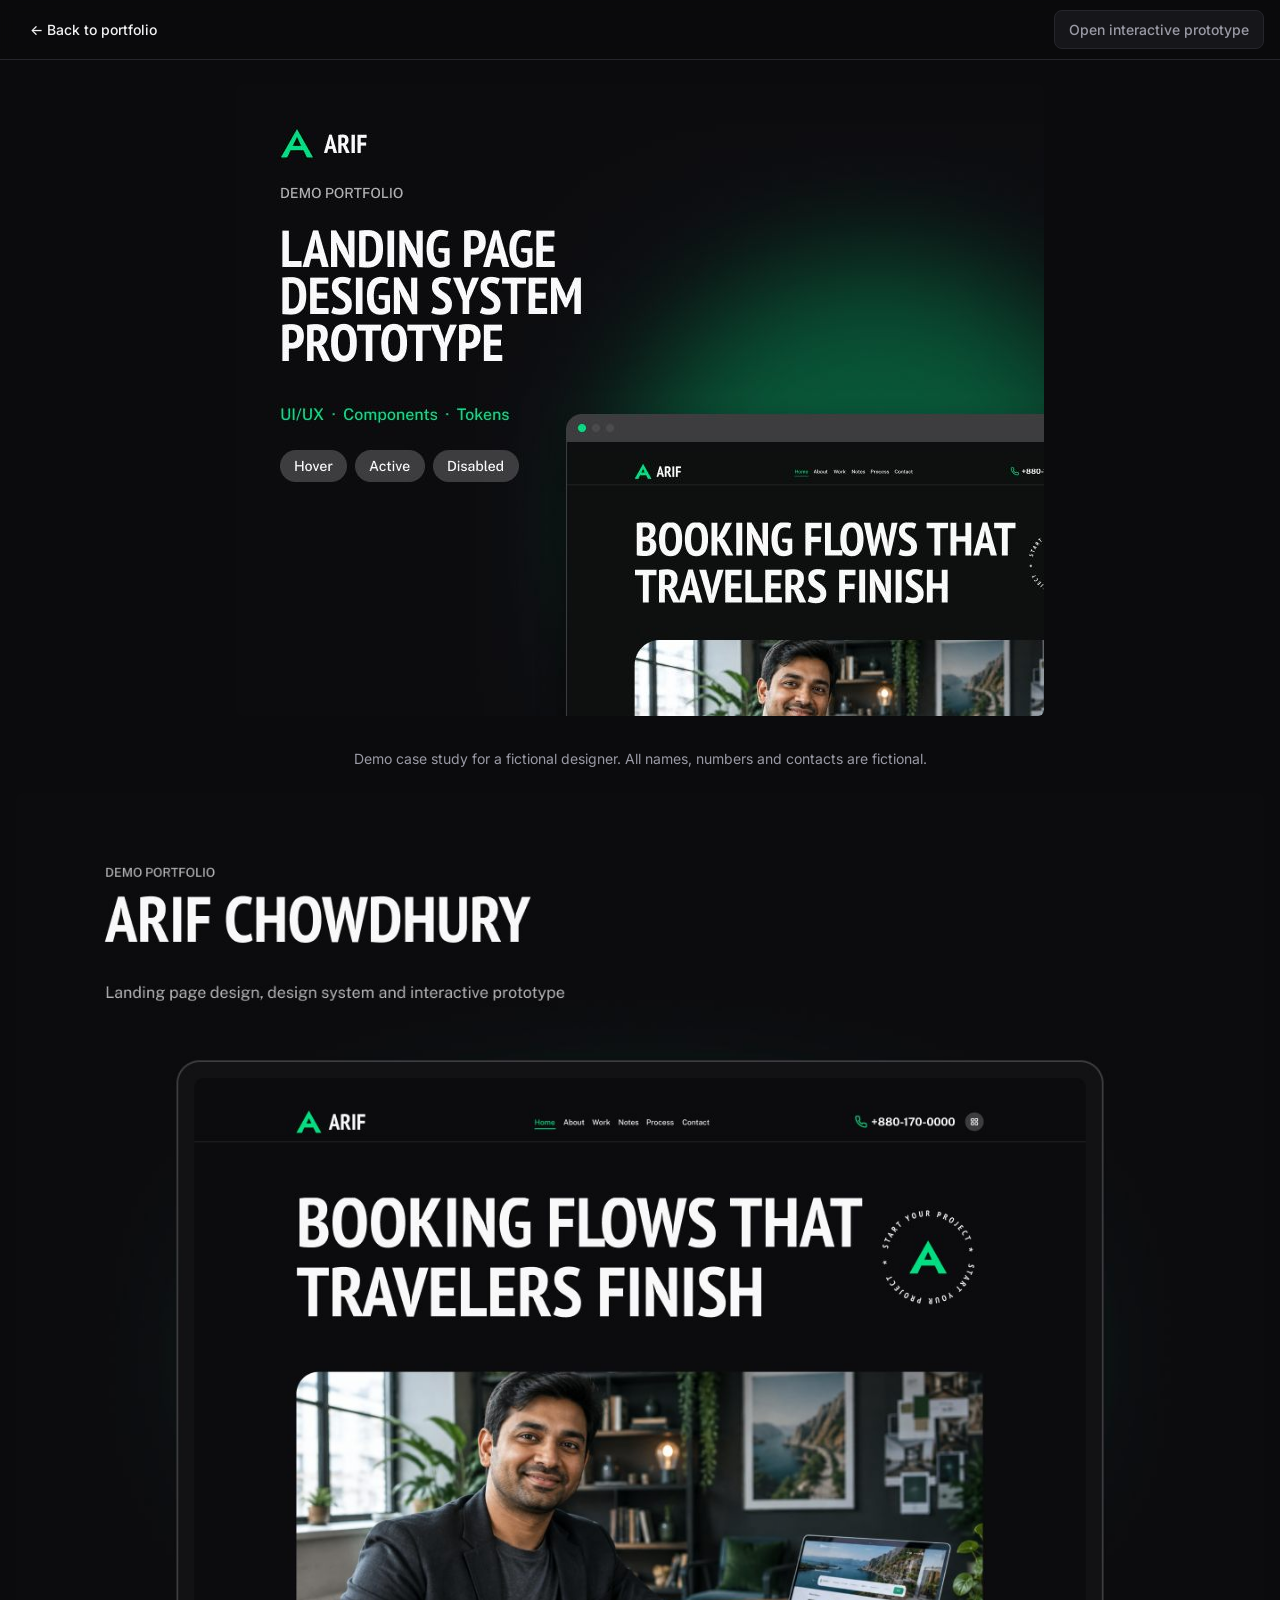
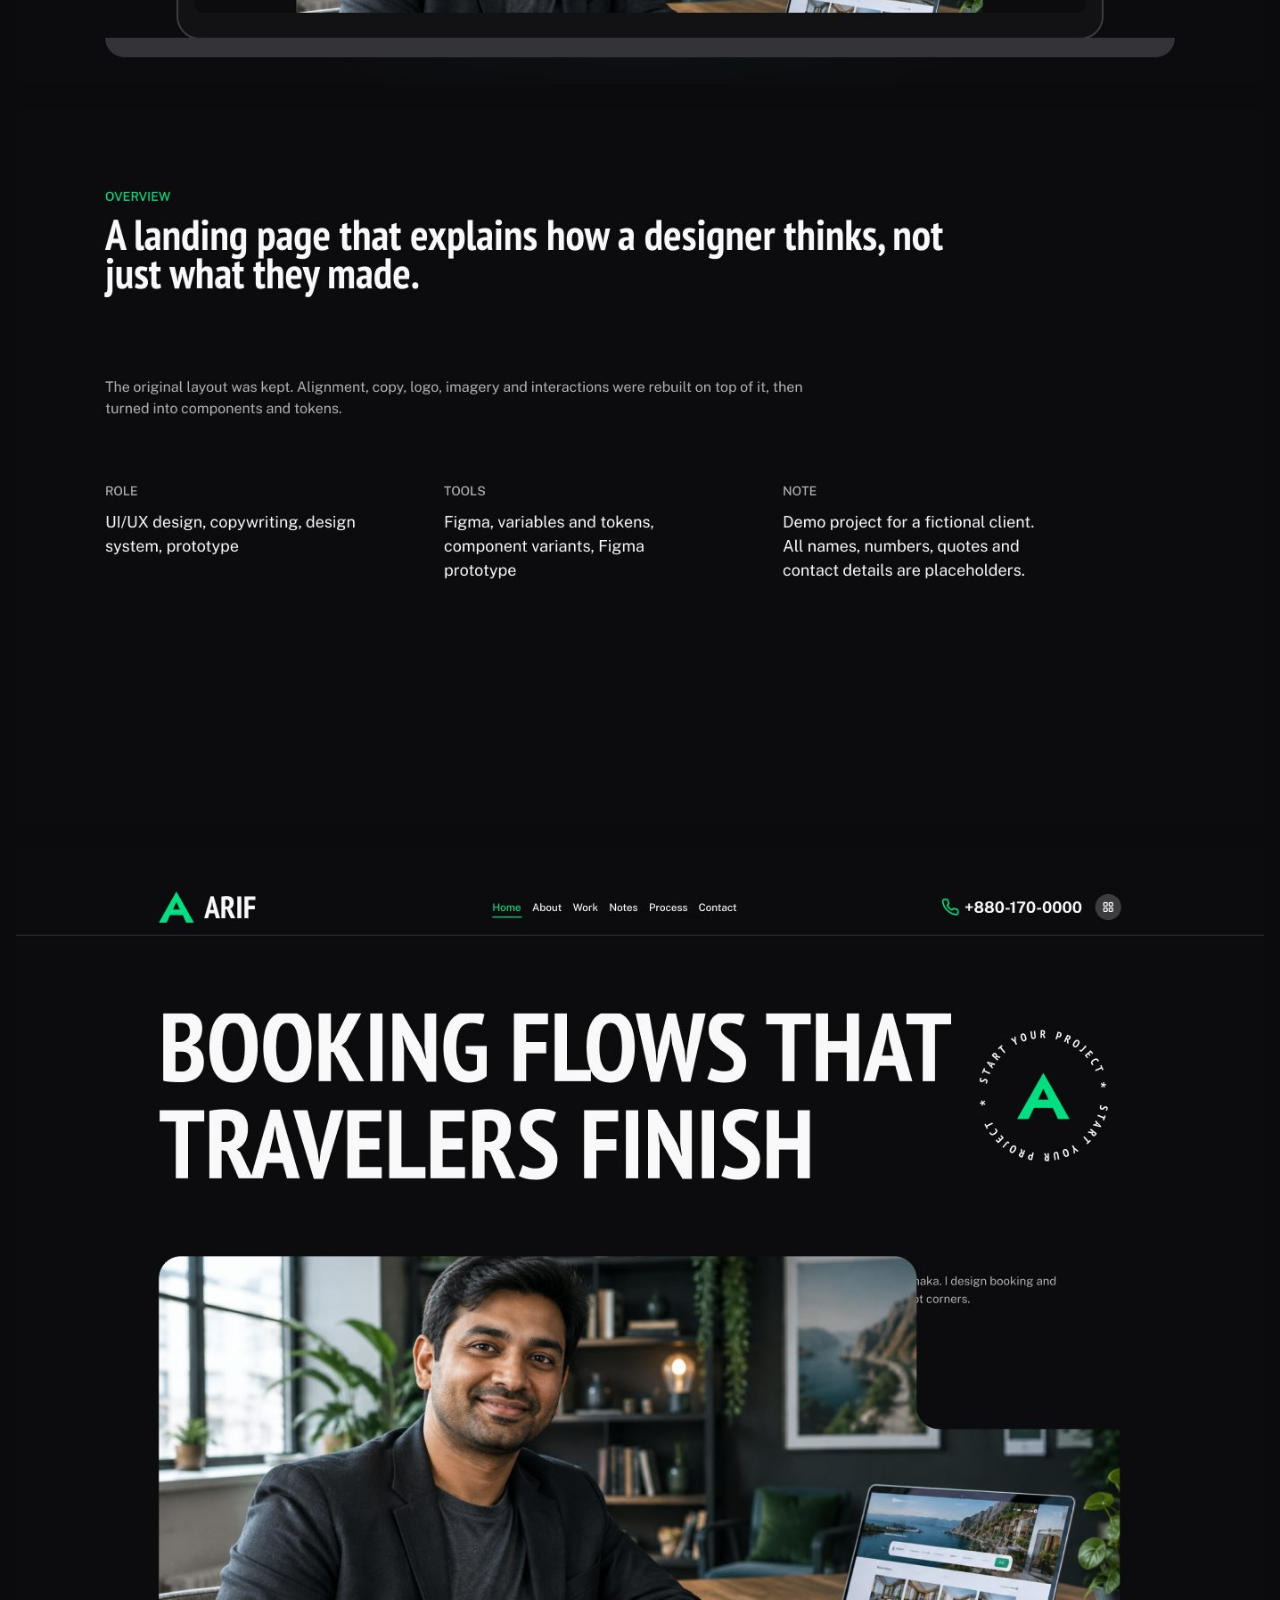
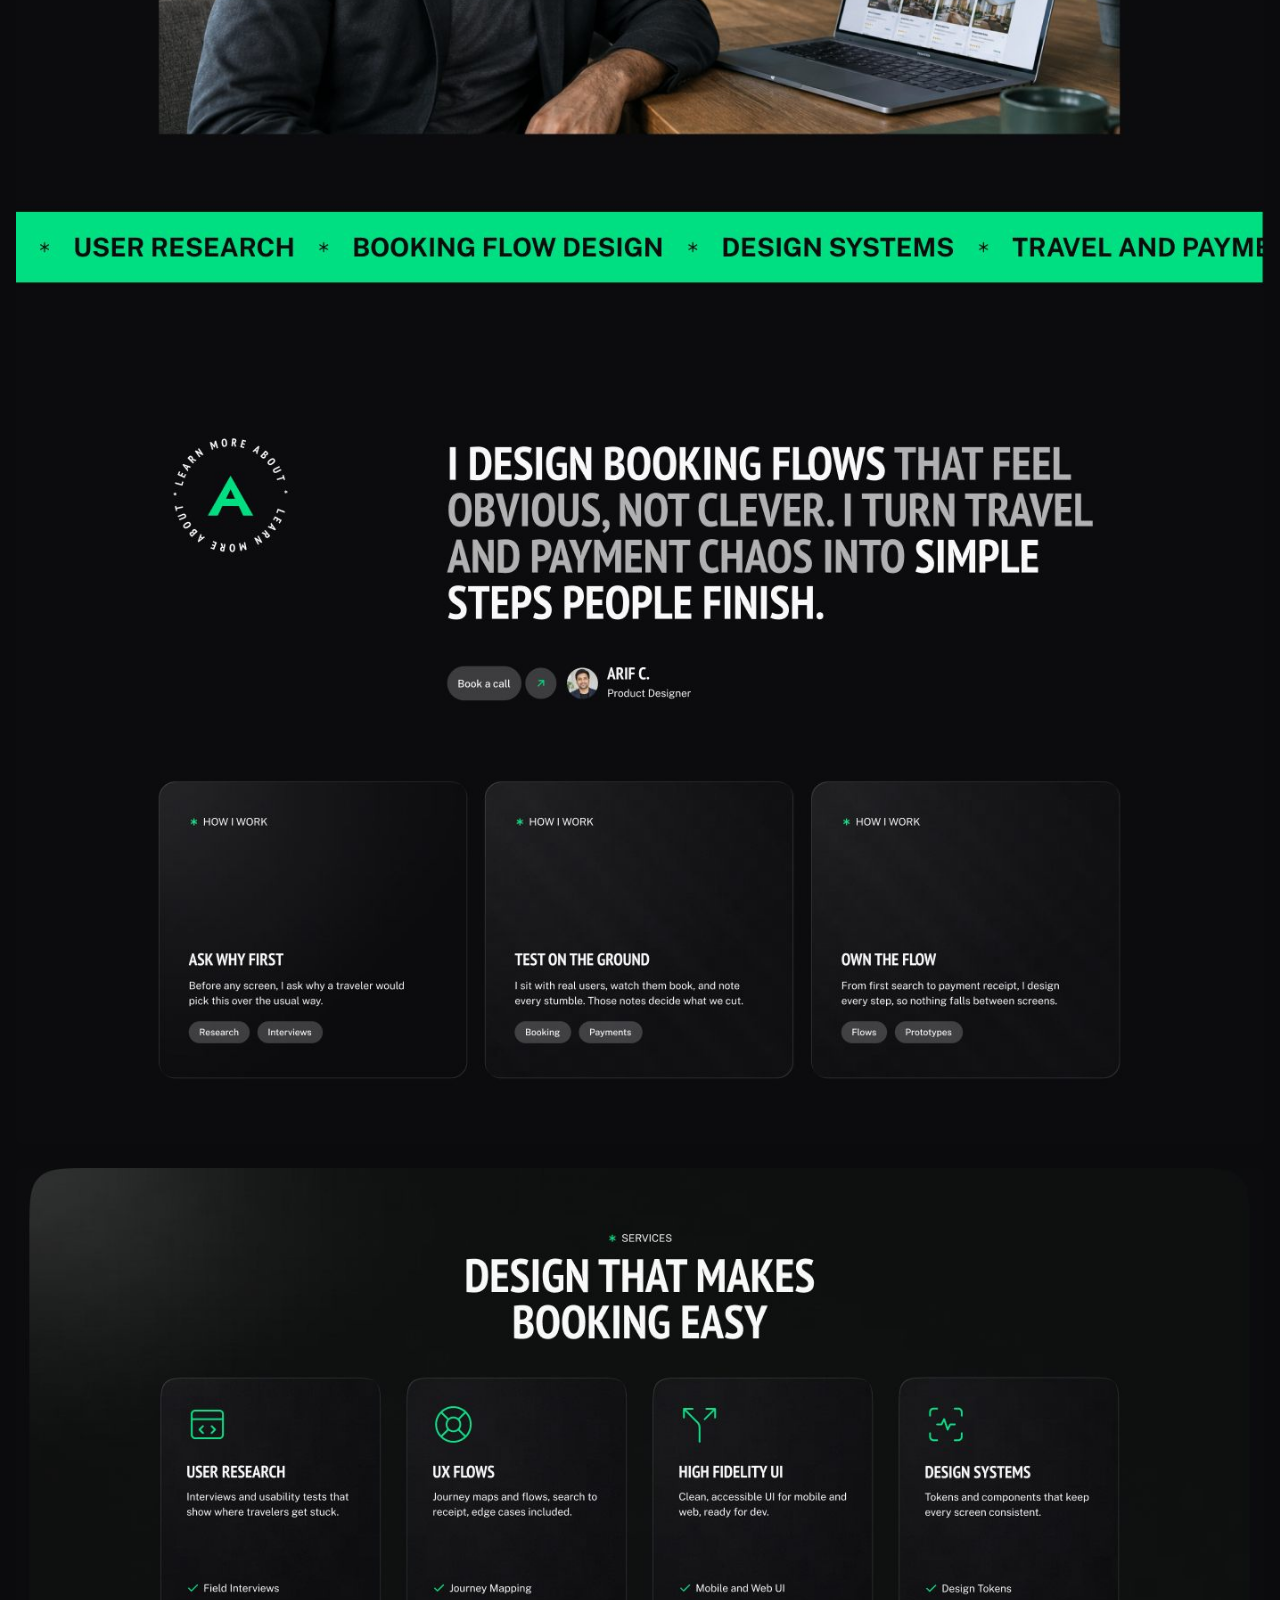
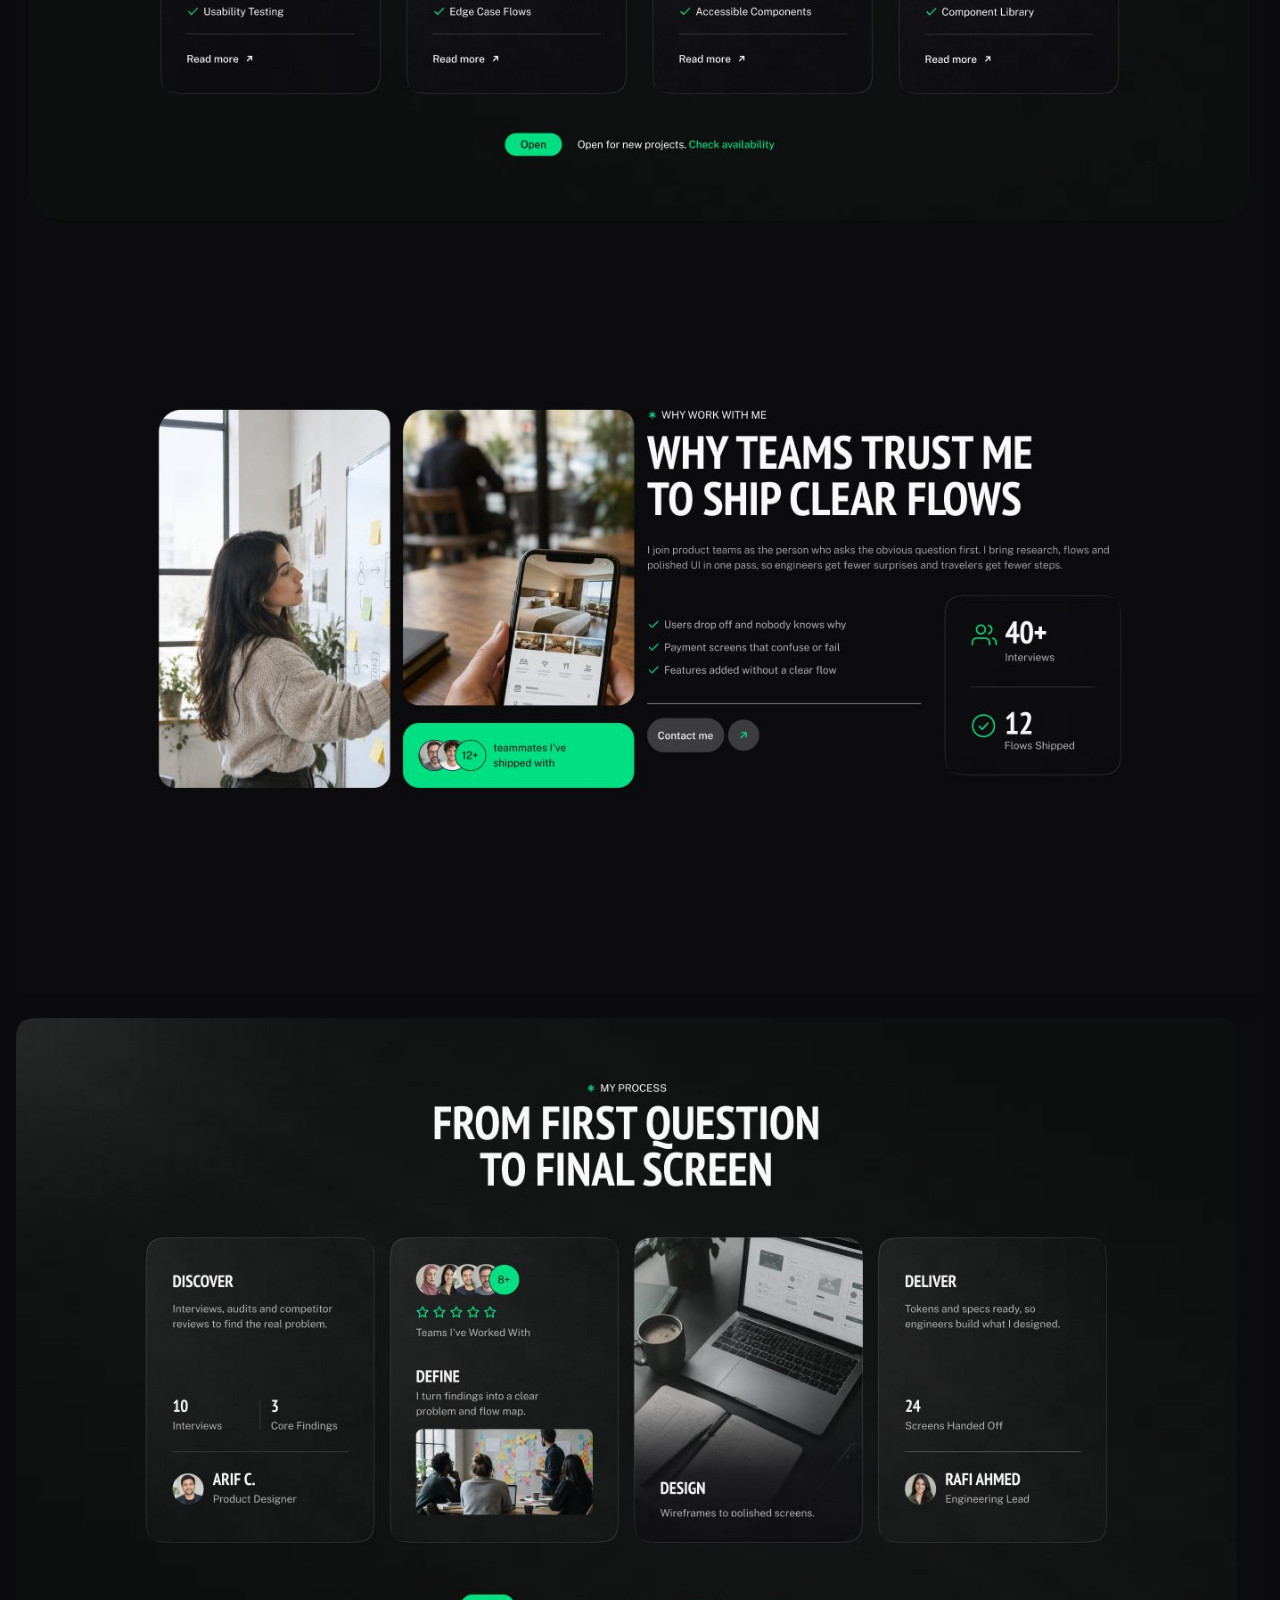
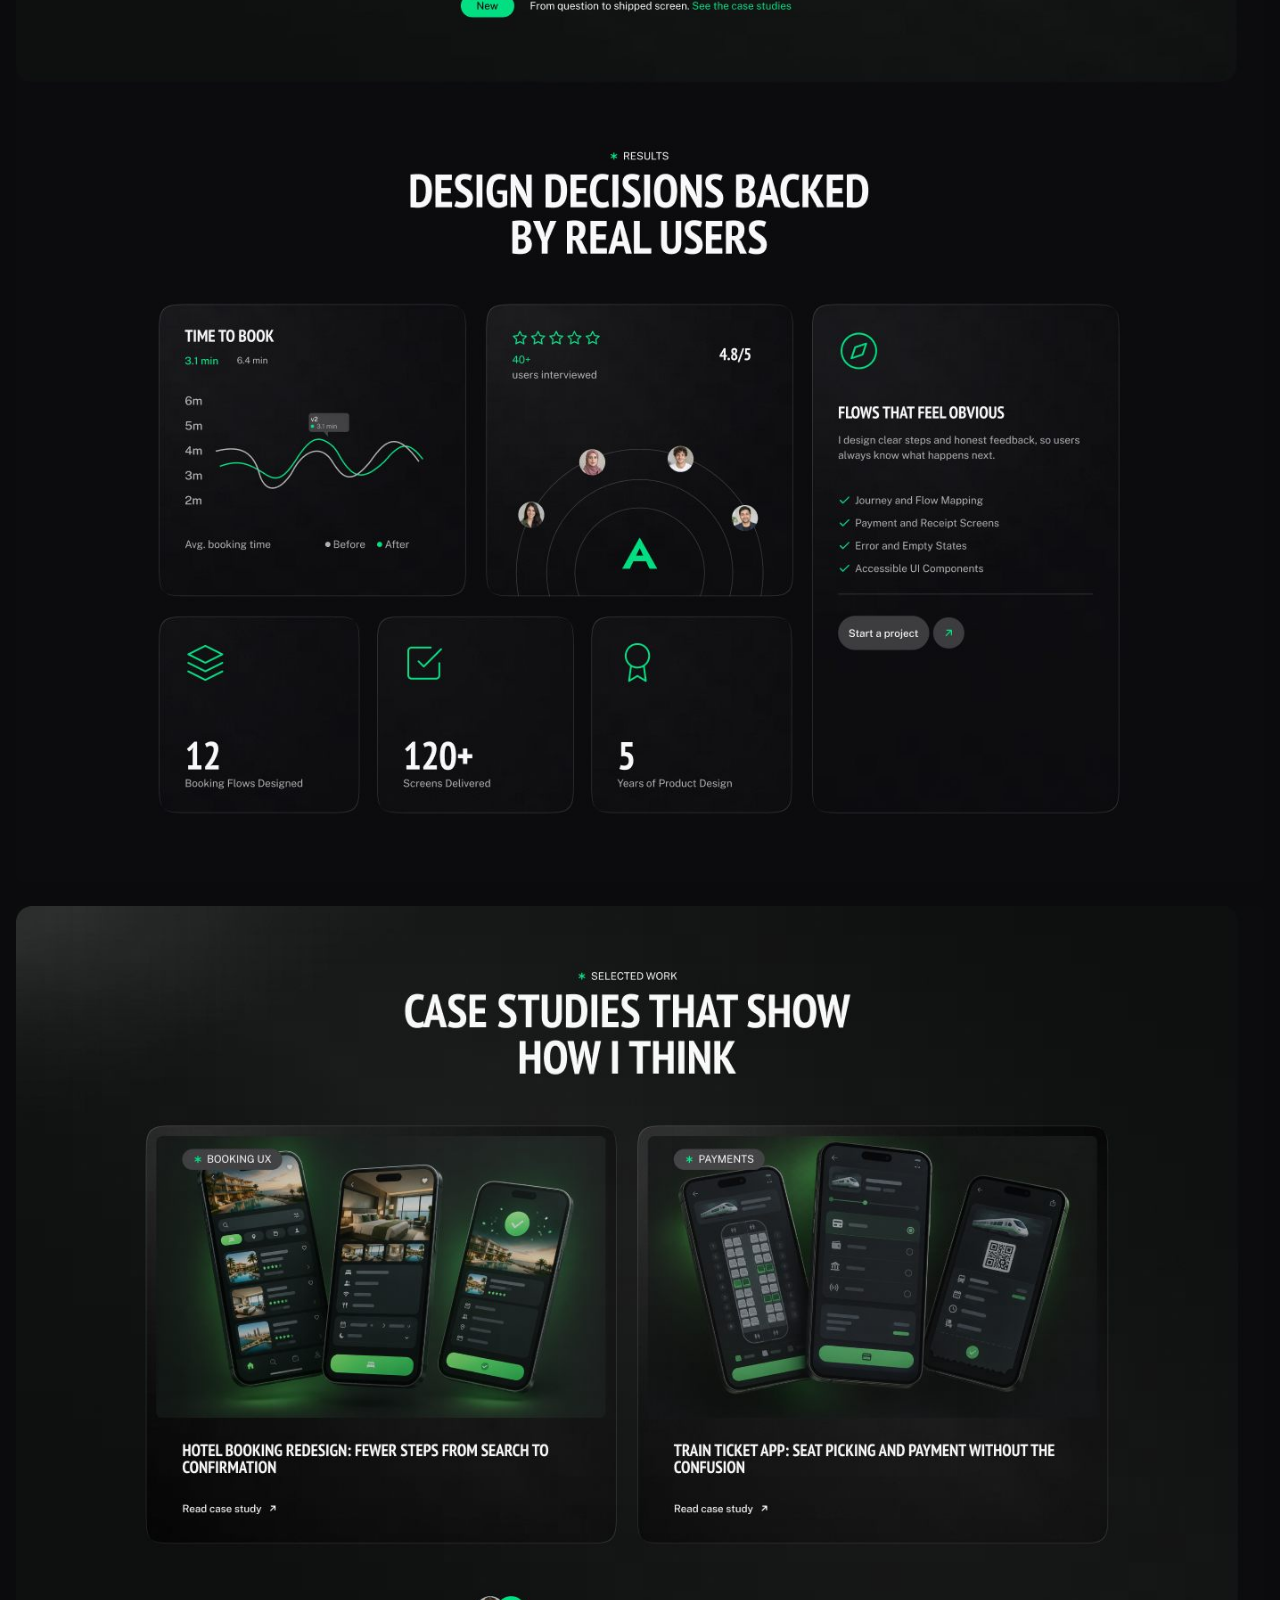
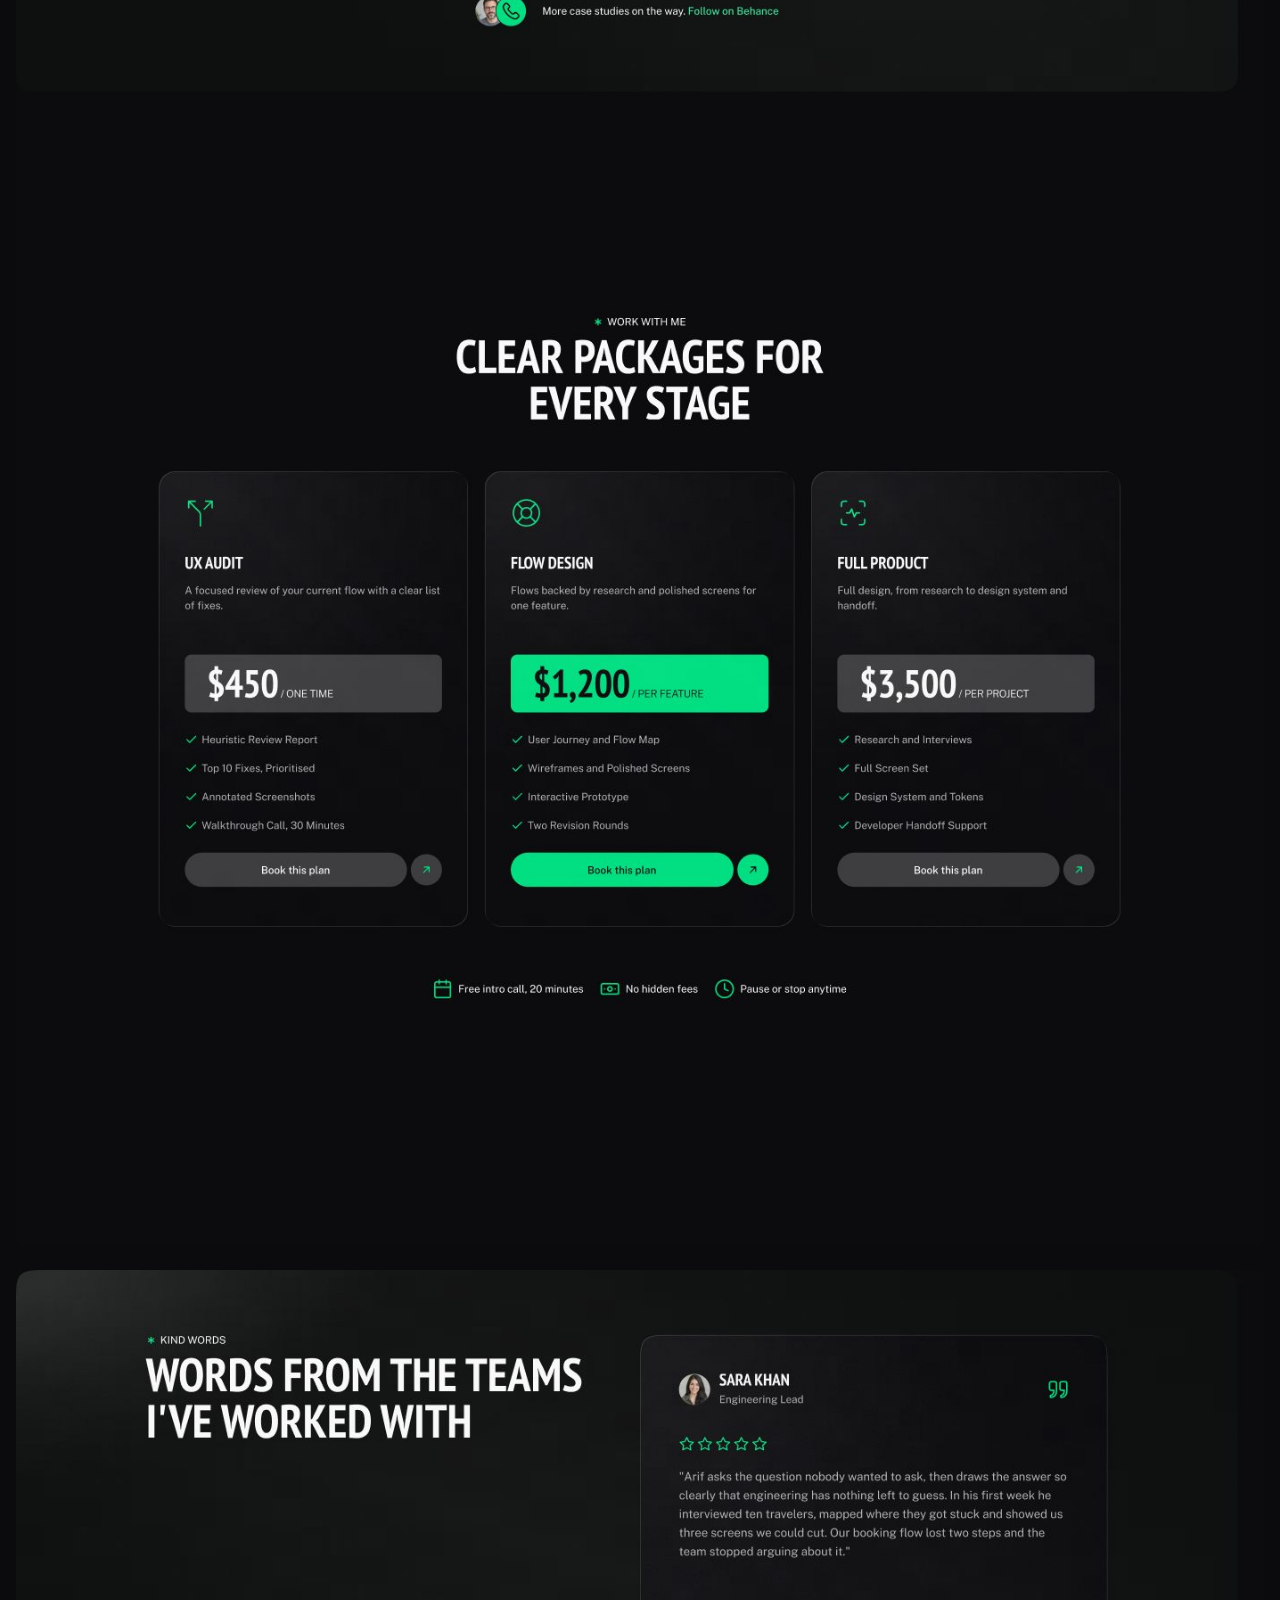
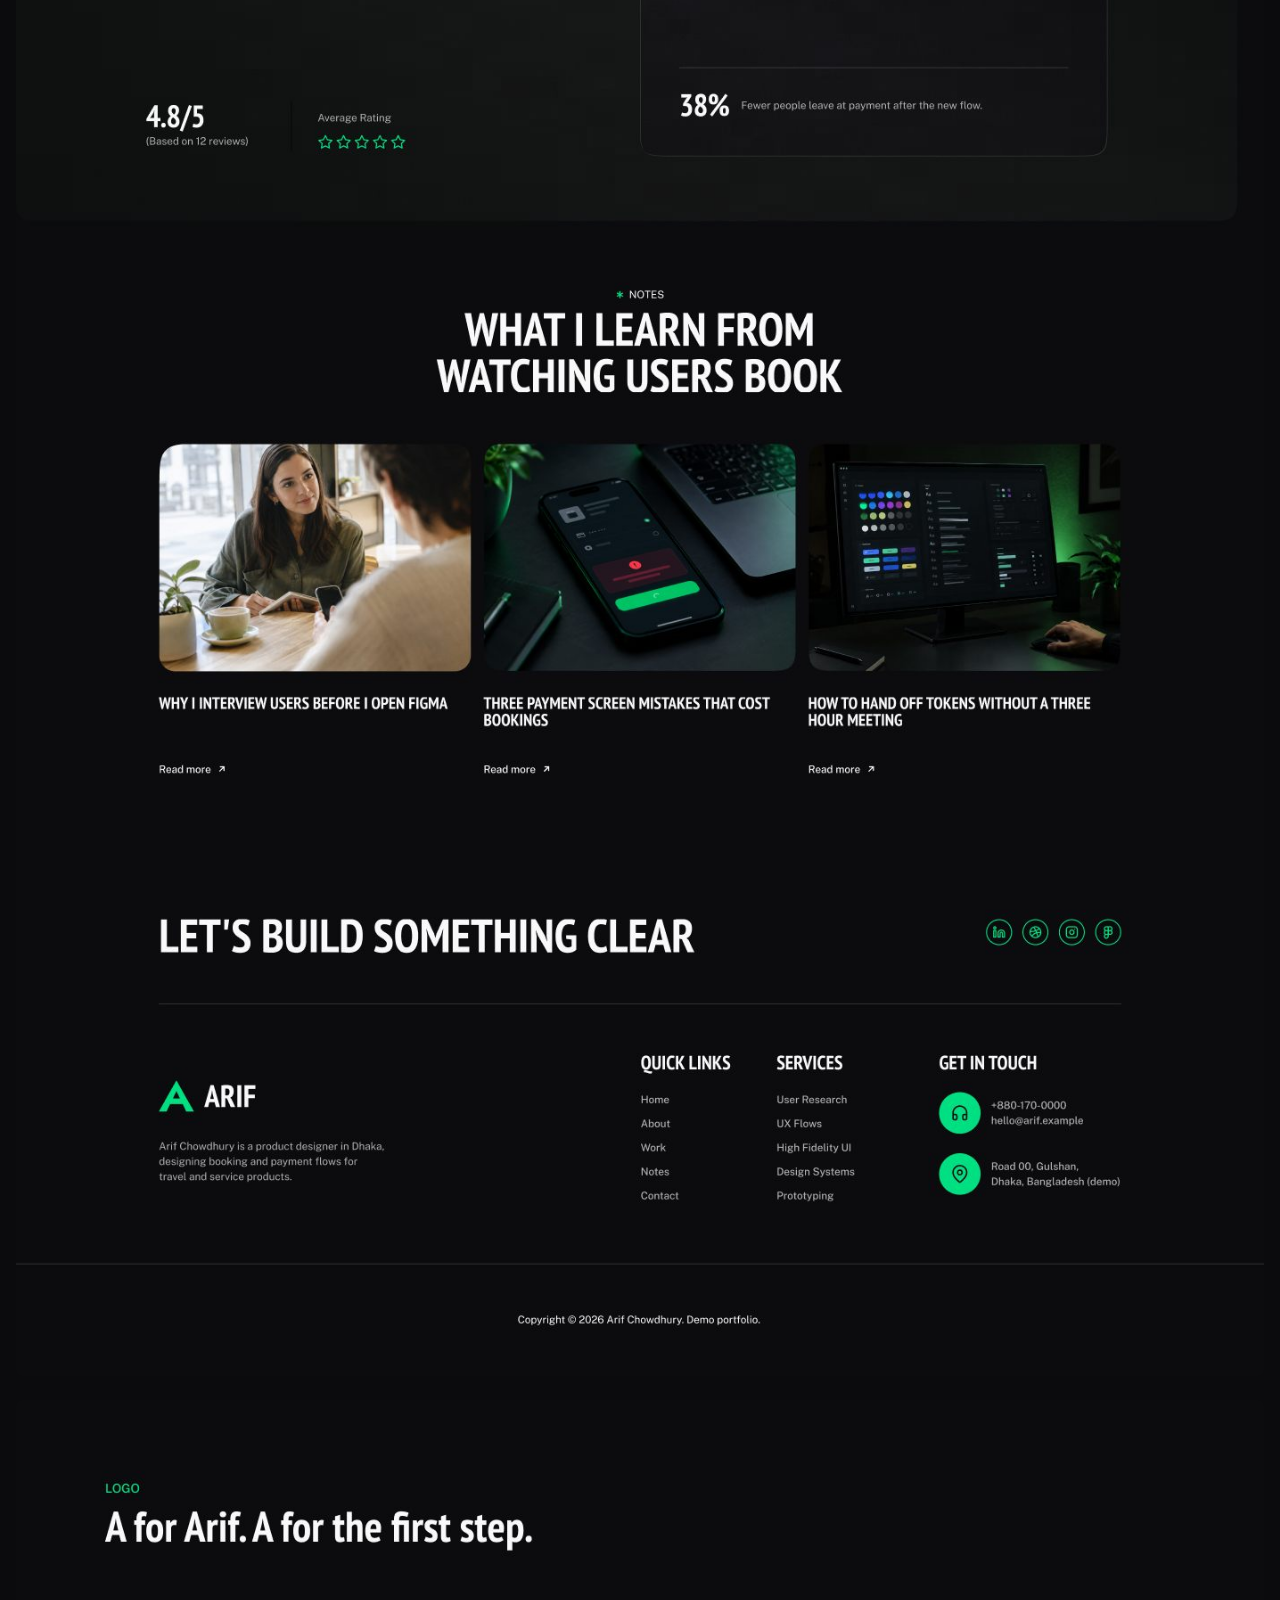
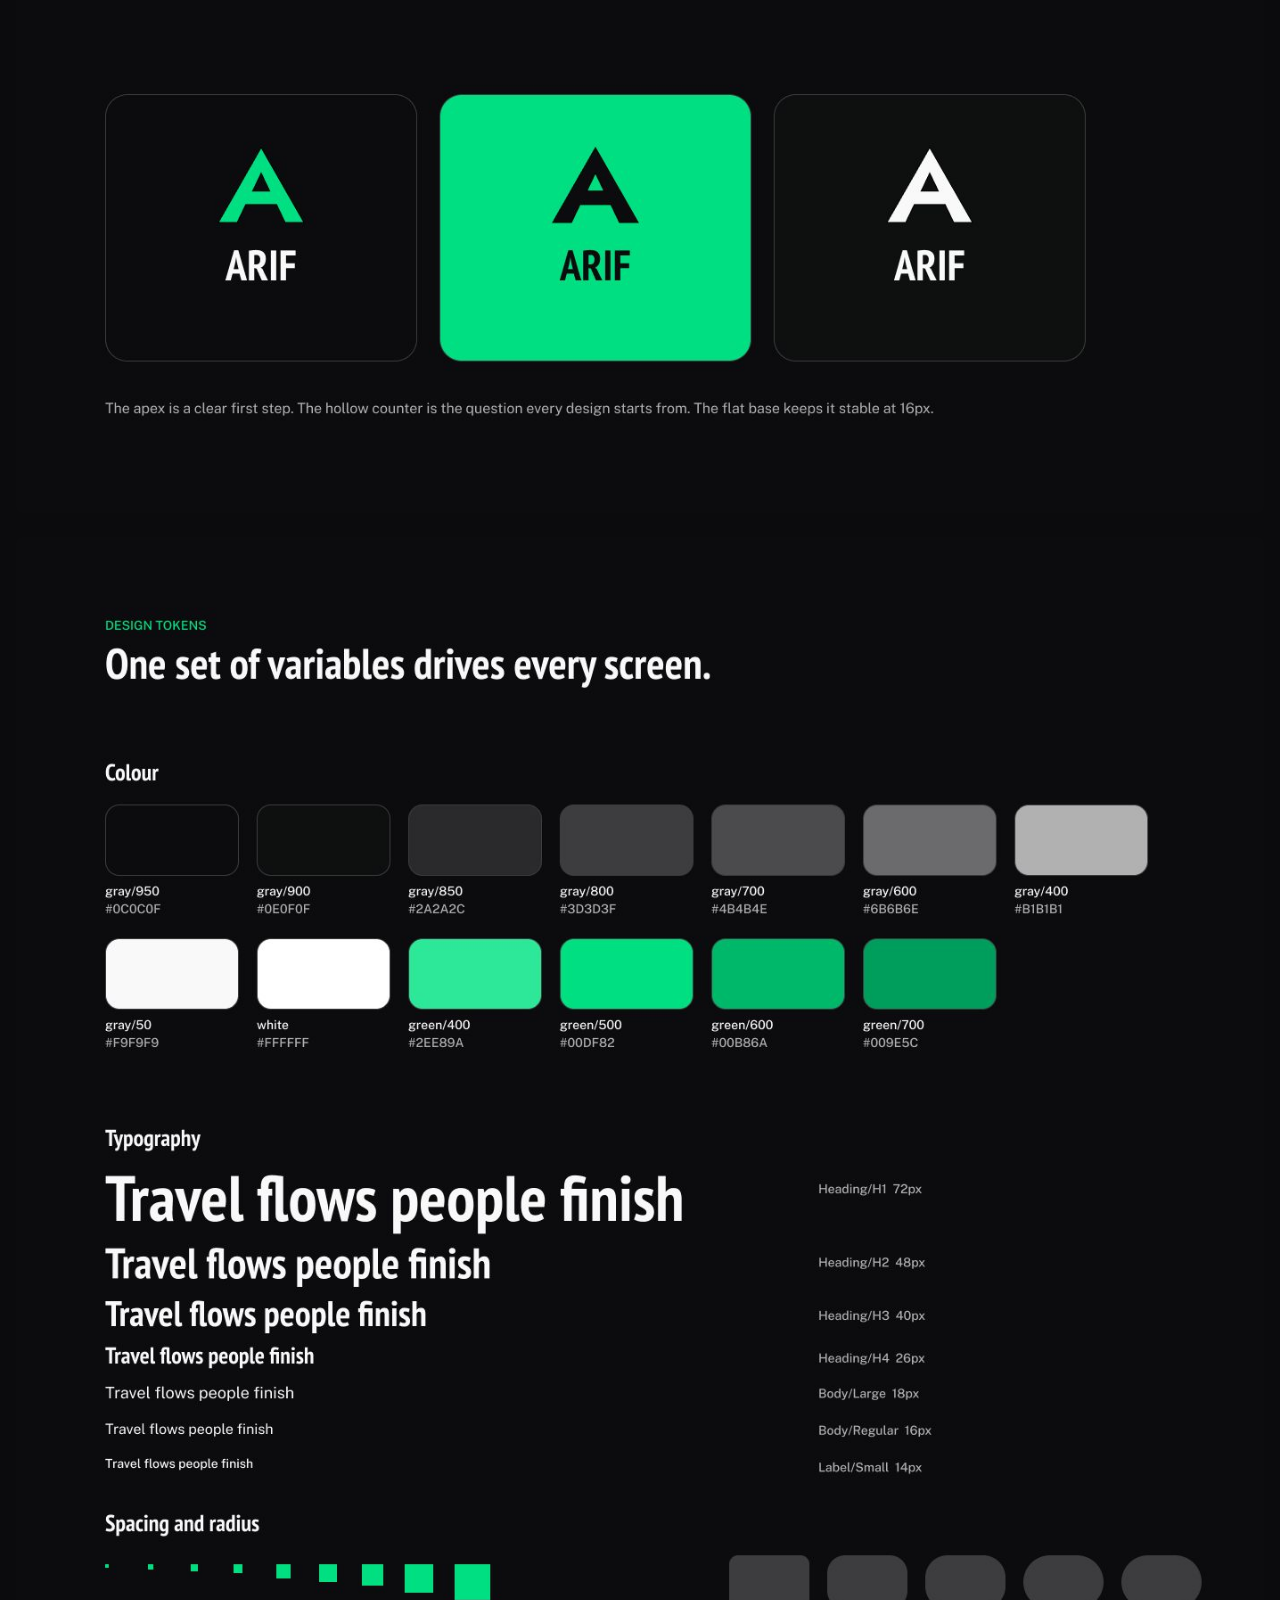
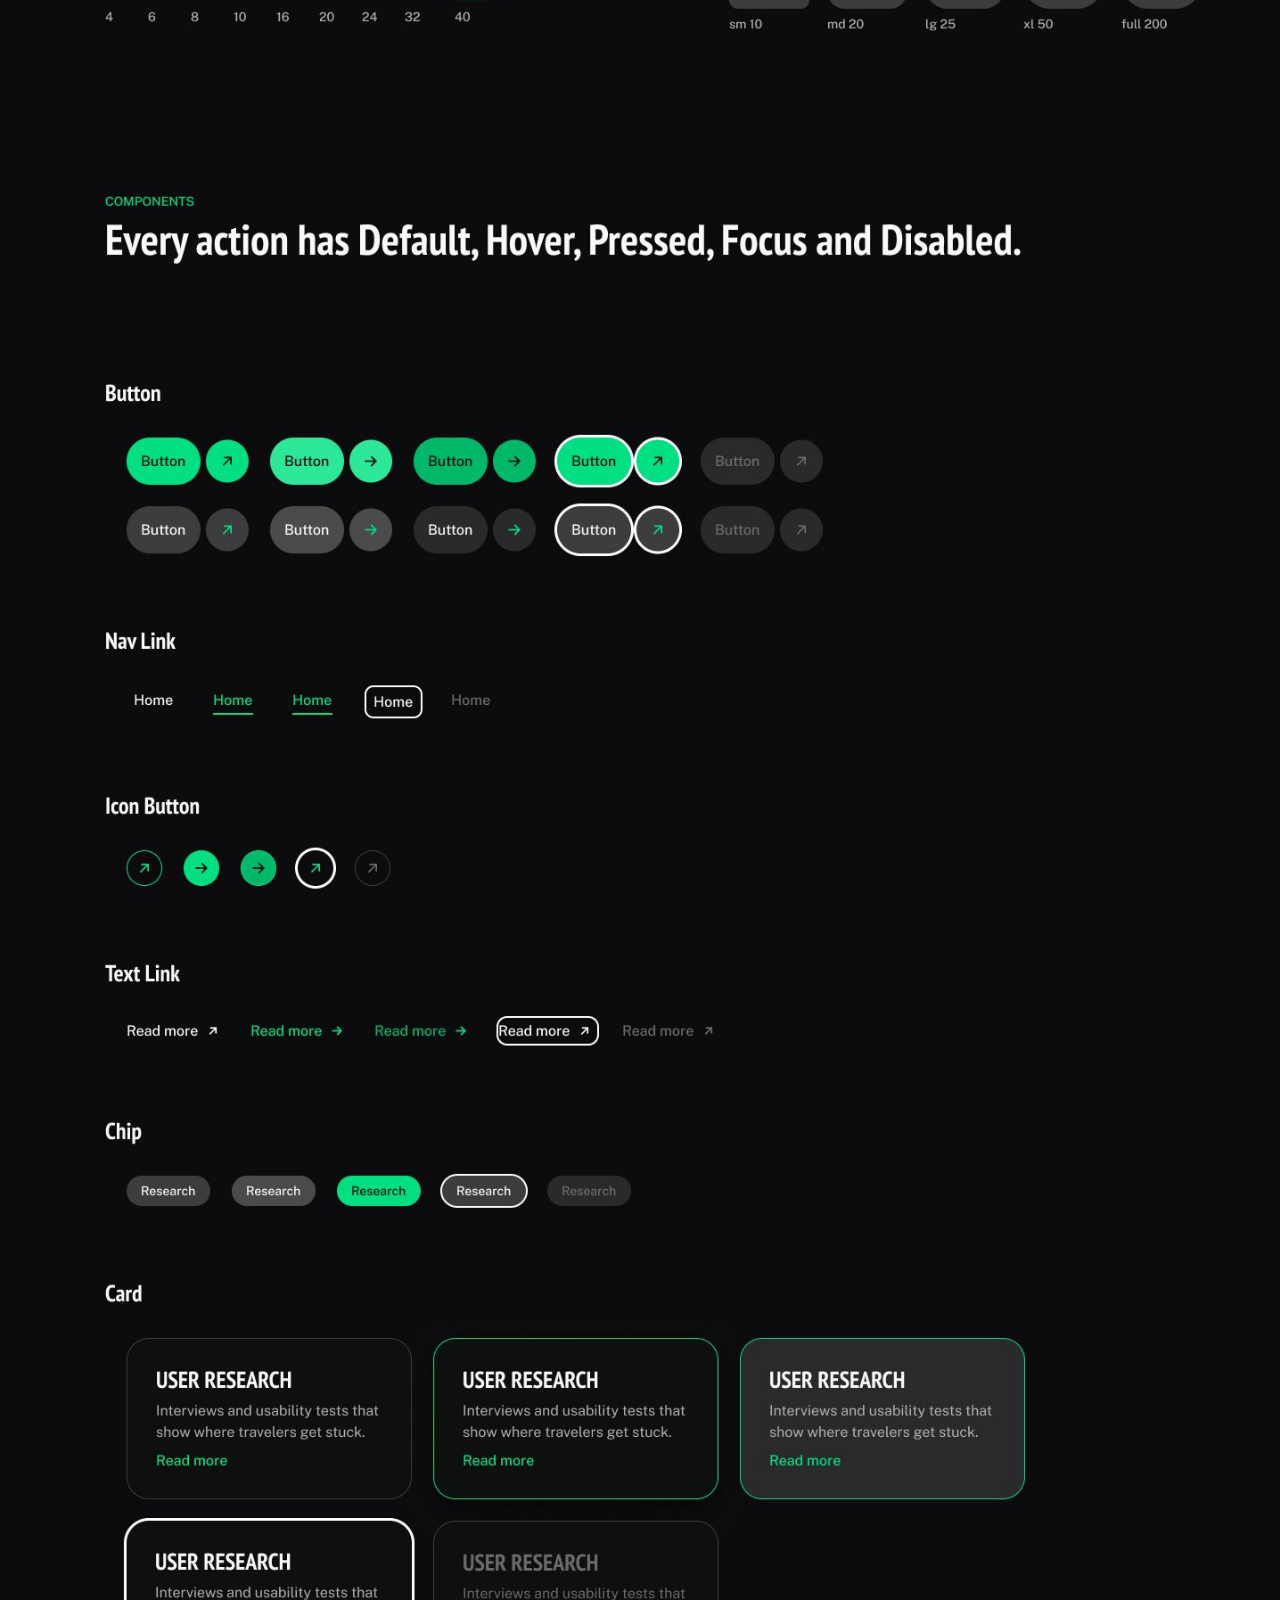
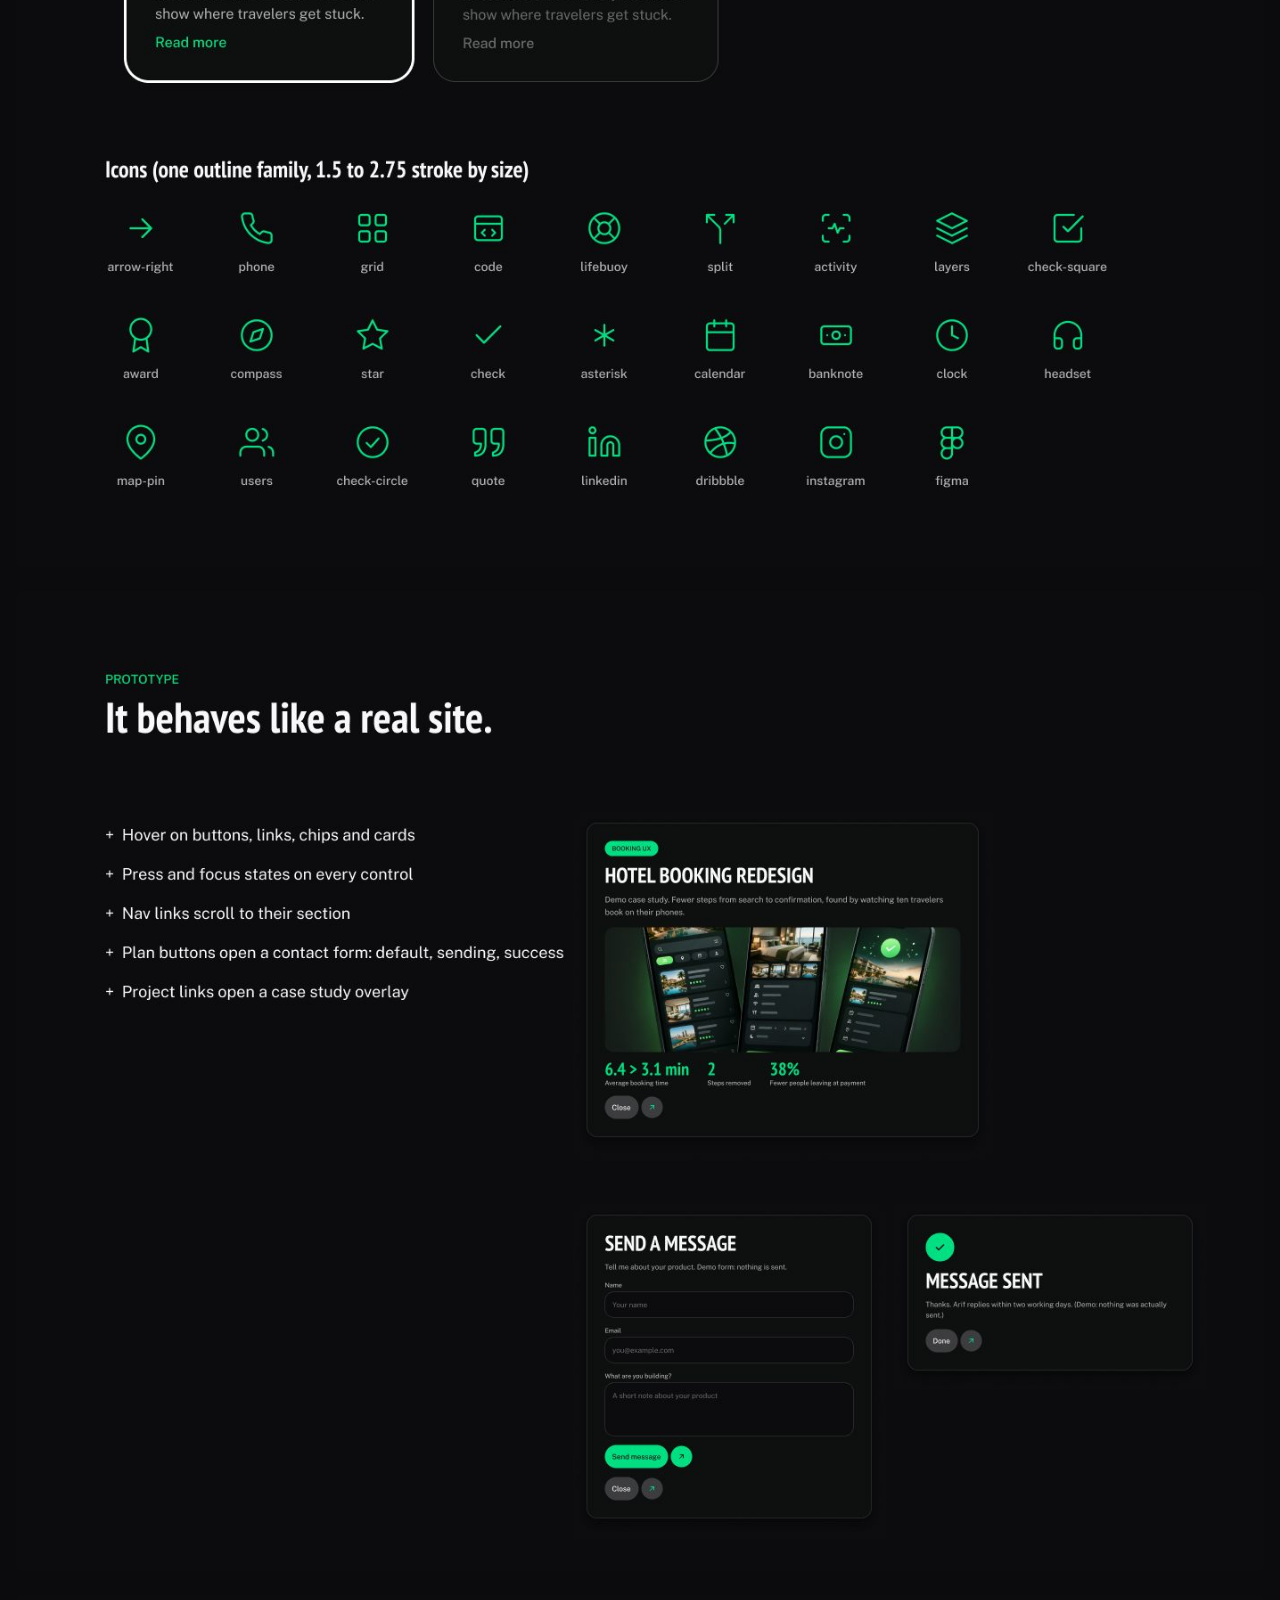
<file: behance/index.html>
<!doctype html>
<html lang="en">
<head>
<meta charset="utf-8">
<meta name="viewport" content="width=device-width, initial-scale=1">
<title>Arif Chowdhury, Booking Flow Case Study (demo)</title>
<meta name="description" content="Demo case study for a fictional designer. Landing page design, design system and interactive prototype.">
<link rel="preconnect" href="https://fonts.googleapis.com">
<link rel="preconnect" href="https://fonts.gstatic.com" crossorigin>
<link href="https://fonts.googleapis.com/css2?family=Inter:wght@400;500;600&display=swap" rel="stylesheet">
<style>
:root{--bg:#0b0b0d;--surface:#16161a;--text:#f2f2f4;--muted:#9a9aa5;--accent:#00DF82;--line:#26262c}
*{box-sizing:border-box}
html{scroll-behavior:smooth}
body{margin:0;background:var(--bg);color:var(--text);font-family:Inter,system-ui,-apple-system,"Segoe UI",sans-serif;line-height:1.5}
.bar{position:sticky;top:0;z-index:10;display:flex;align-items:center;justify-content:space-between;gap:12px;padding:10px 16px;background:rgba(11,11,13,.92);backdrop-filter:blur(8px);border-bottom:1px solid var(--line)}
.bar a,.bar button{font:inherit;font-size:14px;font-weight:500;border-radius:8px;padding:8px 14px;min-height:36px;text-decoration:none;display:inline-flex;align-items:center}
.back{color:var(--text)}
.back:hover{color:var(--accent)}
.proto{background:var(--accent);color:#04130c;border:0;cursor:pointer}
.proto[aria-disabled="true"]{background:var(--surface);color:var(--muted);border:1px solid var(--line);cursor:not-allowed}
a:focus-visible,button:focus-visible{outline:2px solid var(--accent);outline-offset:2px}
main{max-width:1400px;margin:0 auto;padding:24px 16px 48px;display:flex;flex-direction:column;gap:24px}
figure{margin:0}
figure img{display:block;width:100%;height:auto;border-radius:6px;background:var(--surface)}
.cover{max-width:808px;margin:0 auto;width:100%}
.note{text-align:center;color:var(--muted);font-size:14px;margin:8px 0 0}
.fade{opacity:0;transform:translateY(12px);transition:opacity .6s ease,transform .6s ease}
.fade.in{opacity:1;transform:none}
@media (prefers-reduced-motion:reduce){html{scroll-behavior:auto}.fade{opacity:1;transform:none;transition:none}}
footer{text-align:center;color:var(--muted);font-size:13px;padding:24px 16px 40px;border-top:1px solid var(--line)}
@media (max-width:480px){.bar a,.bar button{padding:8px 10px;font-size:13px}main{padding:16px 0 32px;gap:16px}figure img{border-radius:0}.cover{padding:0 0}}
</style>
</head>
<body>
<header class="bar">
  <a class="back" href="../index.html">&larr; Back to portfolio</a>
  <!-- PROTOTYPE LINK: when the Figma prototype share link is ready, set href below to it,
       remove aria-disabled, tabindex and the title, and drop the .proto[aria-disabled] look. -->
  <a class="proto" id="prototype" href="#prototype" aria-disabled="true" tabindex="-1" title="Prototype link added later">Open interactive prototype</a>
</header>

<main>
  <figure class="cover fade">
    <img src="img/cover.jpg" width="808" height="632" alt="Cover: Arif, demo portfolio. Landing page, design system and prototype. UI/UX, components, tokens.">
  </figure>
  <p class="note">Demo case study for a fictional designer. All names, numbers and contacts are fictional.</p>

  <figure class="fade"><img loading="lazy" src="img/slide-01.jpg" width="1400" height="1000" alt="Slide 1: Arif Chowdhury, landing page design, design system and interactive prototype (hero mockup)"></figure>
  <figure class="fade"><img loading="lazy" src="img/slide-02.jpg" width="1400" height="800" alt="Slide 2: Overview. A landing page that explains how a designer thinks, with role and scope"></figure>
  <figure class="fade"><img loading="lazy" src="img/slide-03.jpg" width="1400" height="2130" alt="Slide 3: Hero and about sections of the landing page"></figure>
  <figure class="fade"><img loading="lazy" src="img/slide-04.jpg" width="1400" height="1599" alt="Slide 4: Services and why me. Design that makes booking easy"></figure>
  <figure class="fade"><img loading="lazy" src="img/slide-05.jpg" width="1400" height="1643" alt="Slide 5: My process, from first question to final screen, and results"></figure>
  <figure class="fade"><img loading="lazy" src="img/slide-06.jpg" width="1400" height="2176" alt="Slide 6: Selected work and pricing, including the hotel booking redesign case study"></figure>
  <figure class="fade"><img loading="lazy" src="img/slide-07.jpg" width="1400" height="1914" alt="Slide 7: Kind words from teams, rated 4.8 out of 5 from 12 reviews, plus notes and contact"></figure>
  <figure class="fade"><img loading="lazy" src="img/slide-08.jpg" width="1400" height="800" alt="Slide 8: Logo. A for Arif, a for the first step"></figure>
  <figure class="fade"><img loading="lazy" src="img/slide-09.jpg" width="1400" height="1292" alt="Slide 9: Design tokens. One set of variables drives every screen"></figure>
  <figure class="fade"><img loading="lazy" src="img/slide-10.jpg" width="1400" height="2304" alt="Slide 10: Components and states. Every action has default, hover, pressed, focus and disabled"></figure>
  <figure class="fade"><img loading="lazy" src="img/slide-11.jpg" width="1400" height="1100" alt="Slide 11: Prototype interactions. It behaves like a real site"></figure>
  <figure class="fade"><img loading="lazy" src="img/slide-12.jpg" width="1400" height="700" alt="Slide 12: Thank you. Demo project with a fictional client and placeholder contact details"></figure>
</main>

<footer>Demo case study for a fictional designer. All names, numbers and contacts are fictional.</footer>

<script>
(function(){
  var els=document.querySelectorAll('.fade');
  var reduce=window.matchMedia('(prefers-reduced-motion: reduce)').matches;
  if(reduce||!('IntersectionObserver' in window)){els.forEach(function(e){e.classList.add('in')});return;}
  var io=new IntersectionObserver(function(es){es.forEach(function(x){if(x.isIntersecting){x.target.classList.add('in');io.unobserve(x.target);}})},{rootMargin:'0px 0px -5% 0px'});
  els.forEach(function(e){io.observe(e)});
  document.getElementById('prototype').addEventListener('click',function(e){if(this.getAttribute('aria-disabled')==='true')e.preventDefault();});
})();
</script>
</body>
</html>
</file>
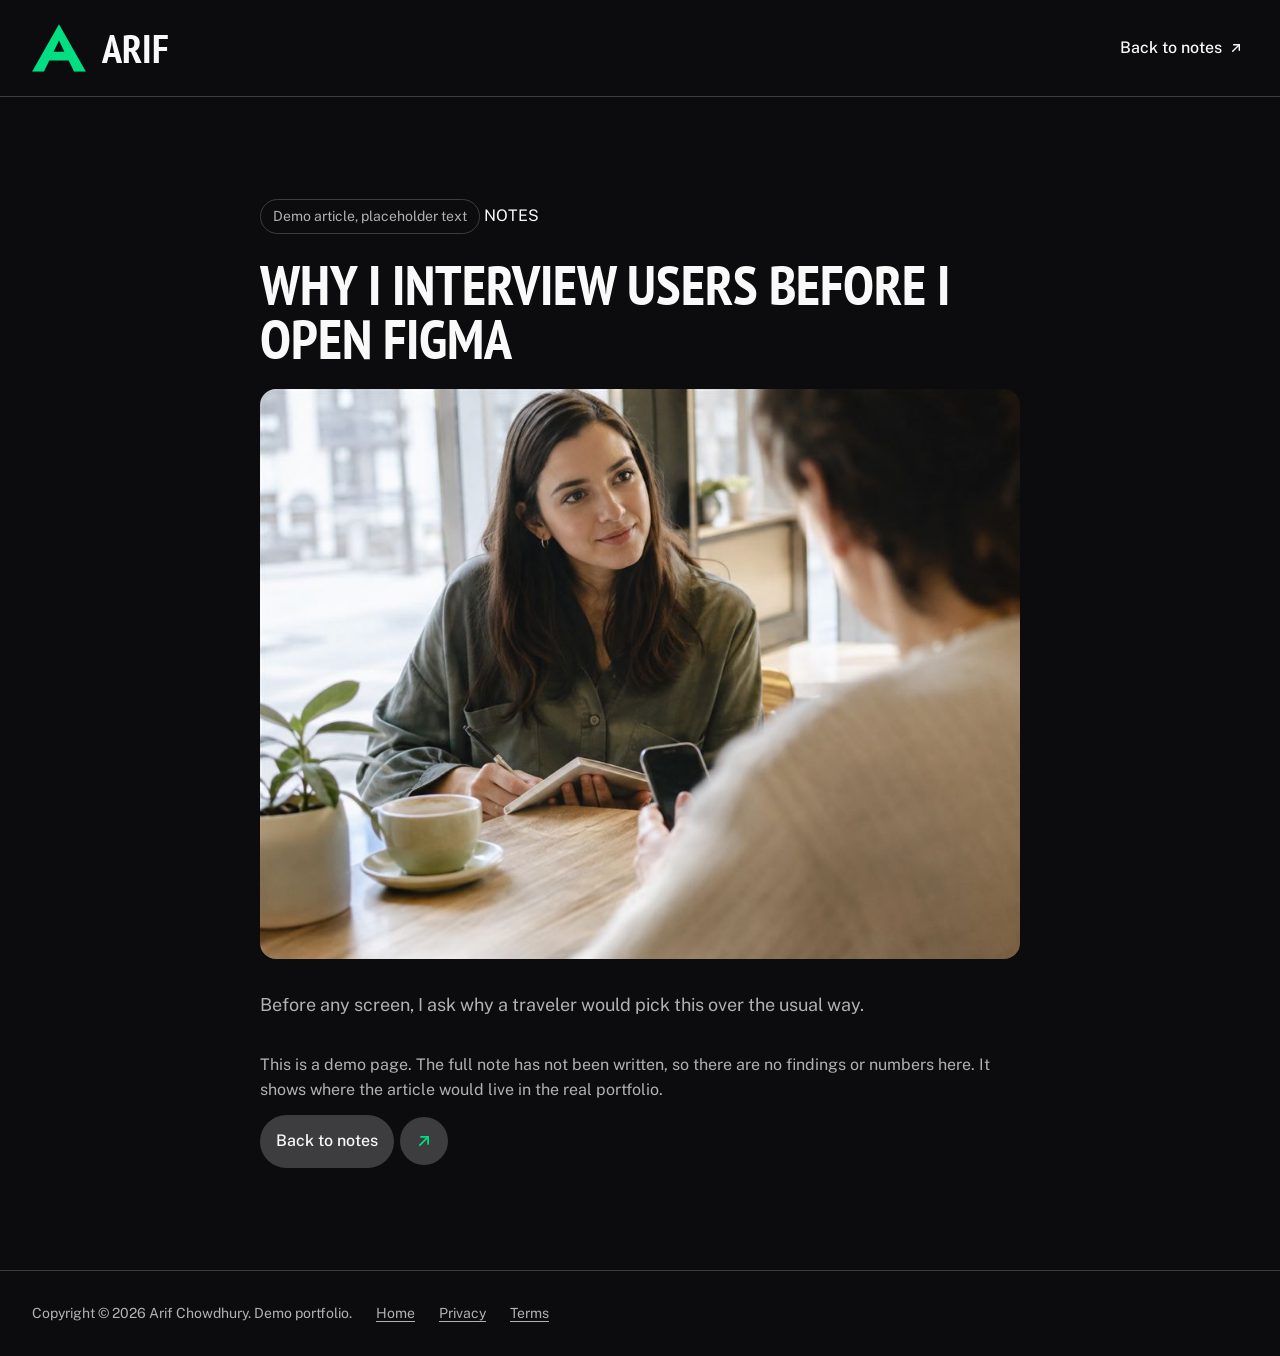
<file: post-1.html>
<!doctype html>
<html lang="en">
<head>
<meta charset="utf-8">
<meta name="viewport" content="width=device-width, initial-scale=1">
<title>Why I interview users before I open Figma | Arif Chowdhury (demo portfolio)</title>
<meta name="description" content="Demo note: Why I interview users before I open Figma. Placeholder article for a fictional portfolio.">
<meta name="theme-color" content="#0c0c0f">
<meta name="color-scheme" content="dark">
<link rel="icon" type="image/svg+xml" href="assets/icons/favicon.svg">
<link rel="preconnect" href="https://fonts.googleapis.com">
<link rel="preconnect" href="https://fonts.gstatic.com" crossorigin>
<link rel="stylesheet" href="https://fonts.googleapis.com/css2?family=PT+Sans+Narrow:wght@400;700&amp;family=Public+Sans:wght@300;400;500;700&amp;display=swap">
<link rel="stylesheet" href="assets/css/styles.css">
<link rel="stylesheet" href="assets/css/pages.css">
</head>
<body>
<svg xmlns="http://www.w3.org/2000/svg" width="0" height="0" style="position:absolute" aria-hidden="true" focusable="false"><defs><symbol id="i-logo" viewBox="0 0 68 60" fill="none"><path d="M34 0L68 60H53.04L46.24 45.6H21.76L14.96 60H0L34 0ZM34 20.4L27.2 34.8H40.8L34 20.4Z" fill-rule="evenodd" clip-rule="evenodd" fill="currentColor"/></symbol><symbol id="i-arrow" viewBox="0 0 20 20" fill="none"><path d="M4.16667 10H15.8333" stroke-width="1.75" stroke-linecap="round" stroke-linejoin="round" stroke="currentColor"/><path d="M10.8333 5L15.8333 10L10.8333 15" stroke-width="1.75" stroke-linecap="round" stroke-linejoin="round" stroke="currentColor"/></symbol></defs></svg>
<div class="page">
<header class="page__bar"><div class="wrap"><a class="logo" href="index.html" aria-label="Arif, home"><svg class="logo__mark" viewBox="0 0 68 60" aria-hidden="true"><use href="#i-logo"/></svg><span class="logo__word">ARIF</span></a><a class="tlink" href="index.html#notes"><span>Back to notes</span><svg class="tlink__arrow" viewBox="0 0 20 20" aria-hidden="true"><use href="#i-arrow"/></svg></a></div></header>
<main class="page__main" id="main"><div class="wrap page__narrow">
<p class="page__note">Demo article, placeholder text</p>
<p class="eyebrow">NOTES</p>
<h1 class="page__title page__title--sm">Why I interview users before I open Figma</h1>
<img class="page__img" src="assets/img/blog-1.jpg" width="960" height="720" alt="Two people talking across a café table during a user interview">
<p class="page__lead">Before any screen, I ask why a traveler would pick this over the usual way.</p>
<div class="page__body">
<p>This is a demo page. The full note has not been written, so there are no findings or numbers here. It shows where the article would live in the real portfolio.</p>
</div>
<p><a class="btn" href="index.html#notes"><span class="btn__pill">Back to notes</span><span class="btn__circle"><svg class="btn__arrow" viewBox="0 0 20 20" aria-hidden="true"><use href="#i-arrow"/></svg></span></a></p>
</div></main>
<footer class="page__foot"><div class="wrap"><span>Copyright © 2026 Arif Chowdhury. Demo portfolio.</span><a href="index.html">Home</a><a href="privacy.html">Privacy</a><a href="terms.html">Terms</a></div></footer>
</div>
</body>
</html>
</file>
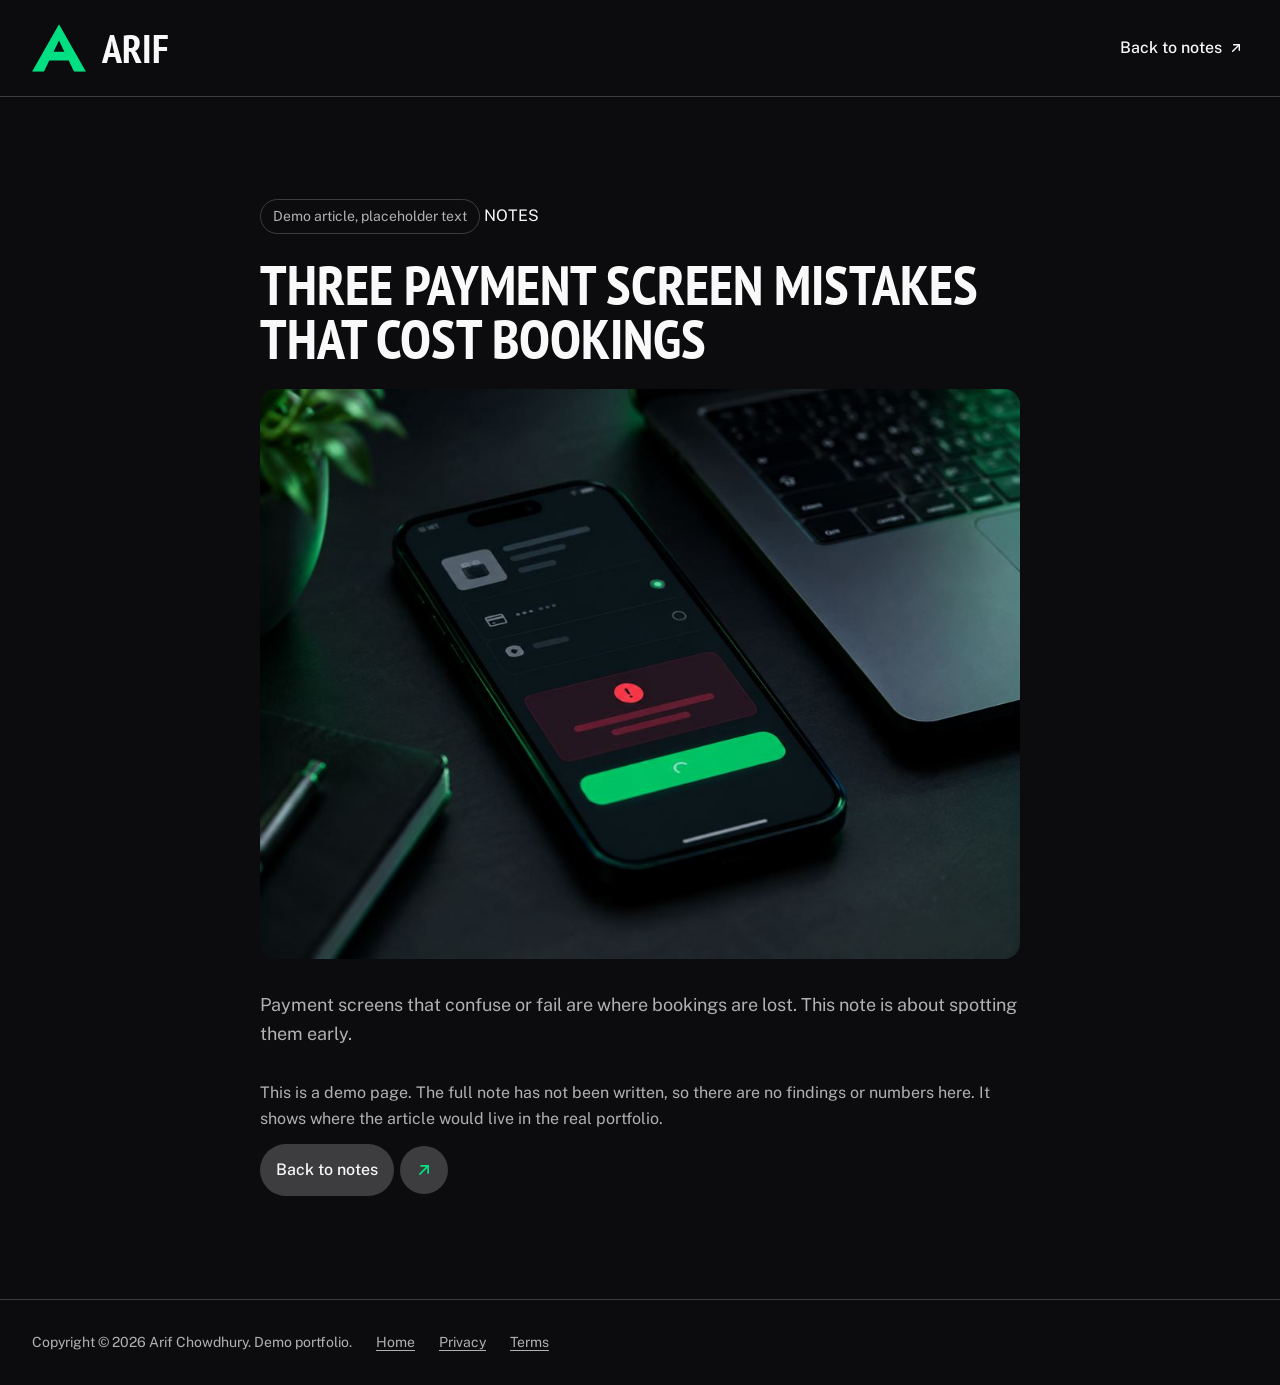
<file: post-2.html>
<!doctype html>
<html lang="en">
<head>
<meta charset="utf-8">
<meta name="viewport" content="width=device-width, initial-scale=1">
<title>Three payment screen mistakes that cost bookings | Arif Chowdhury (demo portfolio)</title>
<meta name="description" content="Demo note: Three payment screen mistakes that cost bookings. Placeholder article for a fictional portfolio.">
<meta name="theme-color" content="#0c0c0f">
<meta name="color-scheme" content="dark">
<link rel="icon" type="image/svg+xml" href="assets/icons/favicon.svg">
<link rel="preconnect" href="https://fonts.googleapis.com">
<link rel="preconnect" href="https://fonts.gstatic.com" crossorigin>
<link rel="stylesheet" href="https://fonts.googleapis.com/css2?family=PT+Sans+Narrow:wght@400;700&amp;family=Public+Sans:wght@300;400;500;700&amp;display=swap">
<link rel="stylesheet" href="assets/css/styles.css">
<link rel="stylesheet" href="assets/css/pages.css">
</head>
<body>
<svg xmlns="http://www.w3.org/2000/svg" width="0" height="0" style="position:absolute" aria-hidden="true" focusable="false"><defs><symbol id="i-logo" viewBox="0 0 68 60" fill="none"><path d="M34 0L68 60H53.04L46.24 45.6H21.76L14.96 60H0L34 0ZM34 20.4L27.2 34.8H40.8L34 20.4Z" fill-rule="evenodd" clip-rule="evenodd" fill="currentColor"/></symbol><symbol id="i-arrow" viewBox="0 0 20 20" fill="none"><path d="M4.16667 10H15.8333" stroke-width="1.75" stroke-linecap="round" stroke-linejoin="round" stroke="currentColor"/><path d="M10.8333 5L15.8333 10L10.8333 15" stroke-width="1.75" stroke-linecap="round" stroke-linejoin="round" stroke="currentColor"/></symbol></defs></svg>
<div class="page">
<header class="page__bar"><div class="wrap"><a class="logo" href="index.html" aria-label="Arif, home"><svg class="logo__mark" viewBox="0 0 68 60" aria-hidden="true"><use href="#i-logo"/></svg><span class="logo__word">ARIF</span></a><a class="tlink" href="index.html#notes"><span>Back to notes</span><svg class="tlink__arrow" viewBox="0 0 20 20" aria-hidden="true"><use href="#i-arrow"/></svg></a></div></header>
<main class="page__main" id="main"><div class="wrap page__narrow">
<p class="page__note">Demo article, placeholder text</p>
<p class="eyebrow">NOTES</p>
<h1 class="page__title page__title--sm">Three payment screen mistakes that cost bookings</h1>
<img class="page__img" src="assets/img/blog-2.jpg" width="960" height="720" alt="A phone on a dark desk showing a failed card payment screen with a green retry button">
<p class="page__lead">Payment screens that confuse or fail are where bookings are lost. This note is about spotting them early.</p>
<div class="page__body">
<p>This is a demo page. The full note has not been written, so there are no findings or numbers here. It shows where the article would live in the real portfolio.</p>
</div>
<p><a class="btn" href="index.html#notes"><span class="btn__pill">Back to notes</span><span class="btn__circle"><svg class="btn__arrow" viewBox="0 0 20 20" aria-hidden="true"><use href="#i-arrow"/></svg></span></a></p>
</div></main>
<footer class="page__foot"><div class="wrap"><span>Copyright © 2026 Arif Chowdhury. Demo portfolio.</span><a href="index.html">Home</a><a href="privacy.html">Privacy</a><a href="terms.html">Terms</a></div></footer>
</div>
</body>
</html>
</file>
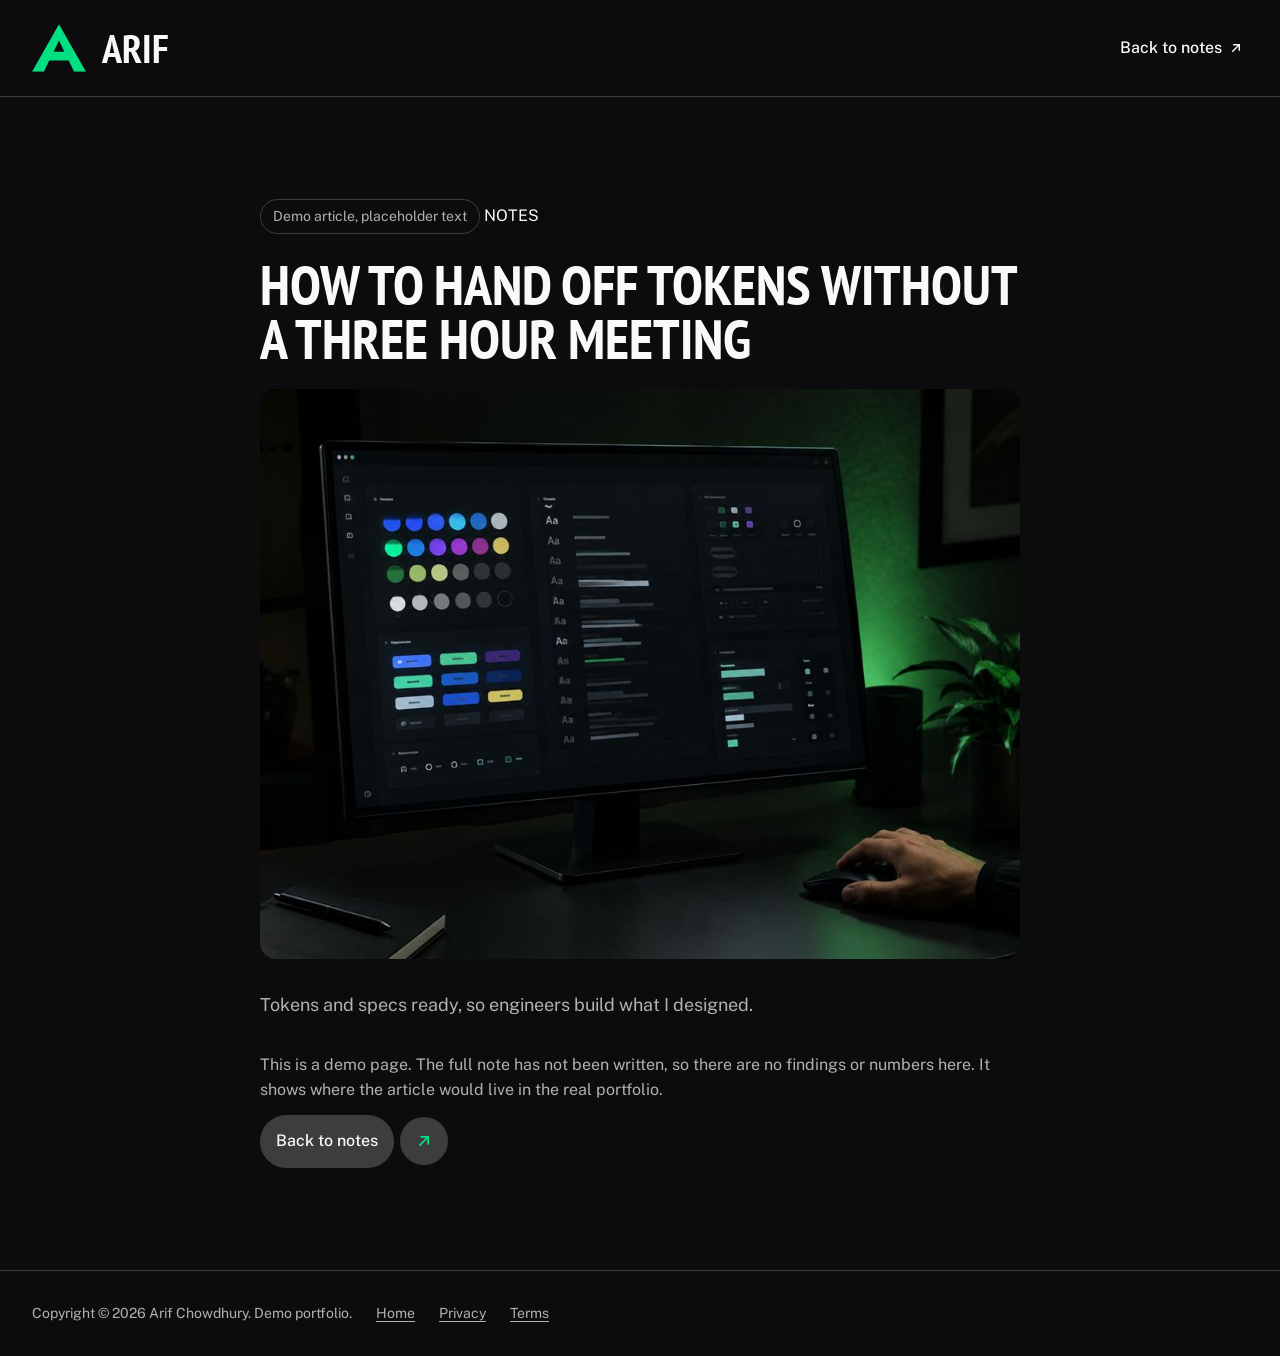
<file: post-3.html>
<!doctype html>
<html lang="en">
<head>
<meta charset="utf-8">
<meta name="viewport" content="width=device-width, initial-scale=1">
<title>How to hand off tokens without a three hour meeting | Arif Chowdhury (demo portfolio)</title>
<meta name="description" content="Demo note: How to hand off tokens without a three hour meeting. Placeholder article for a fictional portfolio.">
<meta name="theme-color" content="#0c0c0f">
<meta name="color-scheme" content="dark">
<link rel="icon" type="image/svg+xml" href="assets/icons/favicon.svg">
<link rel="preconnect" href="https://fonts.googleapis.com">
<link rel="preconnect" href="https://fonts.gstatic.com" crossorigin>
<link rel="stylesheet" href="https://fonts.googleapis.com/css2?family=PT+Sans+Narrow:wght@400;700&amp;family=Public+Sans:wght@300;400;500;700&amp;display=swap">
<link rel="stylesheet" href="assets/css/styles.css">
<link rel="stylesheet" href="assets/css/pages.css">
</head>
<body>
<svg xmlns="http://www.w3.org/2000/svg" width="0" height="0" style="position:absolute" aria-hidden="true" focusable="false"><defs><symbol id="i-logo" viewBox="0 0 68 60" fill="none"><path d="M34 0L68 60H53.04L46.24 45.6H21.76L14.96 60H0L34 0ZM34 20.4L27.2 34.8H40.8L34 20.4Z" fill-rule="evenodd" clip-rule="evenodd" fill="currentColor"/></symbol><symbol id="i-arrow" viewBox="0 0 20 20" fill="none"><path d="M4.16667 10H15.8333" stroke-width="1.75" stroke-linecap="round" stroke-linejoin="round" stroke="currentColor"/><path d="M10.8333 5L15.8333 10L10.8333 15" stroke-width="1.75" stroke-linecap="round" stroke-linejoin="round" stroke="currentColor"/></symbol></defs></svg>
<div class="page">
<header class="page__bar"><div class="wrap"><a class="logo" href="index.html" aria-label="Arif, home"><svg class="logo__mark" viewBox="0 0 68 60" aria-hidden="true"><use href="#i-logo"/></svg><span class="logo__word">ARIF</span></a><a class="tlink" href="index.html#notes"><span>Back to notes</span><svg class="tlink__arrow" viewBox="0 0 20 20" aria-hidden="true"><use href="#i-arrow"/></svg></a></div></header>
<main class="page__main" id="main"><div class="wrap page__narrow">
<p class="page__note">Demo article, placeholder text</p>
<p class="eyebrow">NOTES</p>
<h1 class="page__title page__title--sm">How to hand off tokens without a three hour meeting</h1>
<img class="page__img" src="assets/img/blog-3.jpg" width="960" height="720" alt="A monitor showing a design system with colour swatches and type styles, lit green">
<p class="page__lead">Tokens and specs ready, so engineers build what I designed.</p>
<div class="page__body">
<p>This is a demo page. The full note has not been written, so there are no findings or numbers here. It shows where the article would live in the real portfolio.</p>
</div>
<p><a class="btn" href="index.html#notes"><span class="btn__pill">Back to notes</span><span class="btn__circle"><svg class="btn__arrow" viewBox="0 0 20 20" aria-hidden="true"><use href="#i-arrow"/></svg></span></a></p>
</div></main>
<footer class="page__foot"><div class="wrap"><span>Copyright © 2026 Arif Chowdhury. Demo portfolio.</span><a href="index.html">Home</a><a href="privacy.html">Privacy</a><a href="terms.html">Terms</a></div></footer>
</div>
</body>
</html>
</file>
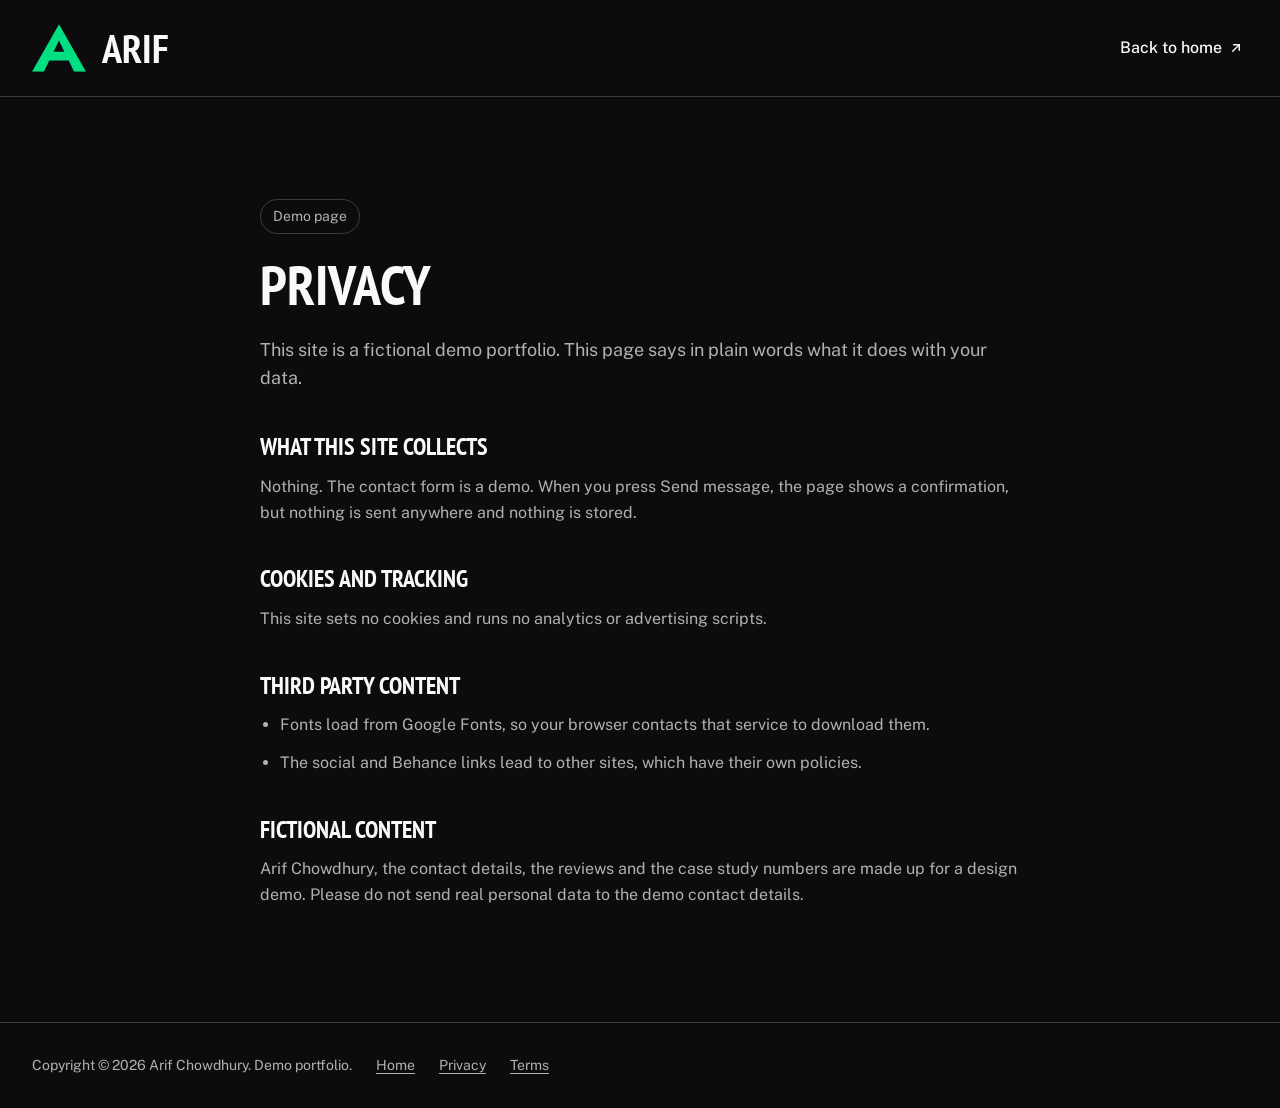
<file: privacy.html>
<!doctype html>
<html lang="en">
<head>
<meta charset="utf-8">
<meta name="viewport" content="width=device-width, initial-scale=1">
<title>Privacy | Arif Chowdhury (demo portfolio)</title>
<meta name="description" content="Privacy notice for the demo portfolio of Arif Chowdhury, a fictional designer.">
<meta name="theme-color" content="#0c0c0f">
<meta name="color-scheme" content="dark">
<link rel="icon" type="image/svg+xml" href="assets/icons/favicon.svg">
<link rel="preconnect" href="https://fonts.googleapis.com">
<link rel="preconnect" href="https://fonts.gstatic.com" crossorigin>
<link rel="stylesheet" href="https://fonts.googleapis.com/css2?family=PT+Sans+Narrow:wght@400;700&amp;family=Public+Sans:wght@300;400;500;700&amp;display=swap">
<link rel="stylesheet" href="assets/css/styles.css">
<link rel="stylesheet" href="assets/css/pages.css">
</head>
<body>
<svg xmlns="http://www.w3.org/2000/svg" width="0" height="0" style="position:absolute" aria-hidden="true" focusable="false"><defs><symbol id="i-logo" viewBox="0 0 68 60" fill="none"><path d="M34 0L68 60H53.04L46.24 45.6H21.76L14.96 60H0L34 0ZM34 20.4L27.2 34.8H40.8L34 20.4Z" fill-rule="evenodd" clip-rule="evenodd" fill="currentColor"/></symbol><symbol id="i-arrow" viewBox="0 0 20 20" fill="none"><path d="M4.16667 10H15.8333" stroke-width="1.75" stroke-linecap="round" stroke-linejoin="round" stroke="currentColor"/><path d="M10.8333 5L15.8333 10L10.8333 15" stroke-width="1.75" stroke-linecap="round" stroke-linejoin="round" stroke="currentColor"/></symbol></defs></svg>
<div class="page">
<header class="page__bar"><div class="wrap"><a class="logo" href="index.html" aria-label="Arif, home"><svg class="logo__mark" viewBox="0 0 68 60" aria-hidden="true"><use href="#i-logo"/></svg><span class="logo__word">ARIF</span></a><a class="tlink" href="index.html"><span>Back to home</span><svg class="tlink__arrow" viewBox="0 0 20 20" aria-hidden="true"><use href="#i-arrow"/></svg></a></div></header>
<main class="page__main" id="main"><div class="wrap page__narrow">
<p class="page__note">Demo page</p>
<h1 class="page__title page__title--sm">Privacy</h1>
<p class="page__lead">This site is a fictional demo portfolio. This page says in plain words what it does with your data.</p>
<div class="page__body">
<h2>What this site collects</h2>
<p>Nothing. The contact form is a demo. When you press Send message, the page shows a confirmation, but nothing is sent anywhere and nothing is stored.</p>
<h2>Cookies and tracking</h2>
<p>This site sets no cookies and runs no analytics or advertising scripts.</p>
<h2>Third party content</h2>
<ul>
<li>Fonts load from Google Fonts, so your browser contacts that service to download them.</li>
<li>The social and Behance links lead to other sites, which have their own policies.</li>
</ul>
<h2>Fictional content</h2>
<p>Arif Chowdhury, the contact details, the reviews and the case study numbers are made up for a design demo. Please do not send real personal data to the demo contact details.</p>
</div>
</div></main>
<footer class="page__foot"><div class="wrap"><span>Copyright © 2026 Arif Chowdhury. Demo portfolio.</span><a href="index.html">Home</a><a href="privacy.html">Privacy</a><a href="terms.html">Terms</a></div></footer>
</div>
</body>
</html>
</file>
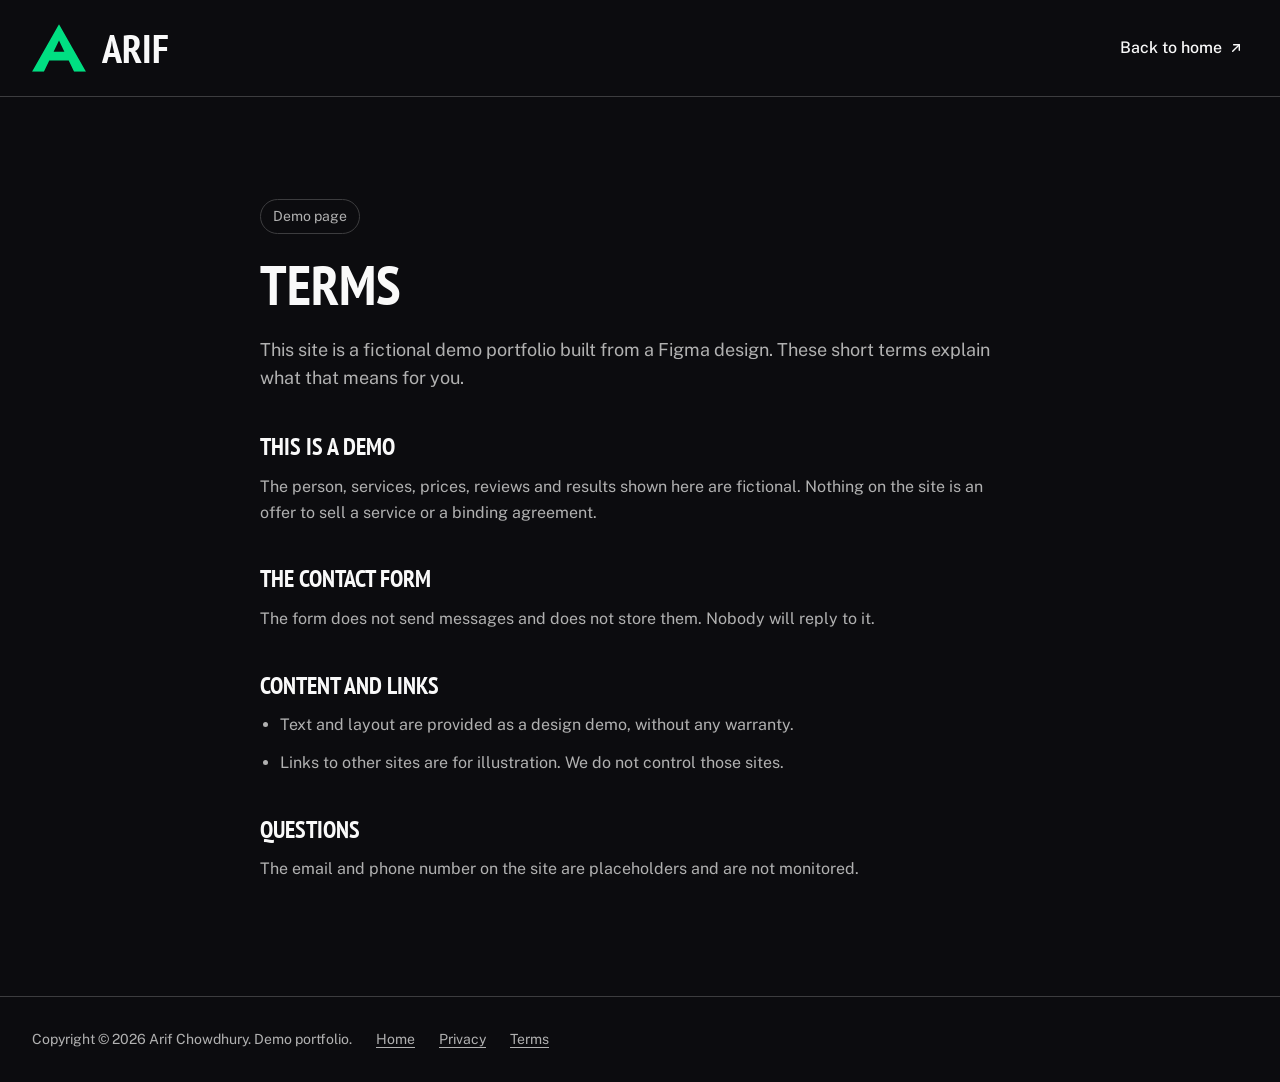
<file: terms.html>
<!doctype html>
<html lang="en">
<head>
<meta charset="utf-8">
<meta name="viewport" content="width=device-width, initial-scale=1">
<title>Terms | Arif Chowdhury (demo portfolio)</title>
<meta name="description" content="Terms of use for the demo portfolio of Arif Chowdhury, a fictional designer.">
<meta name="theme-color" content="#0c0c0f">
<meta name="color-scheme" content="dark">
<link rel="icon" type="image/svg+xml" href="assets/icons/favicon.svg">
<link rel="preconnect" href="https://fonts.googleapis.com">
<link rel="preconnect" href="https://fonts.gstatic.com" crossorigin>
<link rel="stylesheet" href="https://fonts.googleapis.com/css2?family=PT+Sans+Narrow:wght@400;700&amp;family=Public+Sans:wght@300;400;500;700&amp;display=swap">
<link rel="stylesheet" href="assets/css/styles.css">
<link rel="stylesheet" href="assets/css/pages.css">
</head>
<body>
<svg xmlns="http://www.w3.org/2000/svg" width="0" height="0" style="position:absolute" aria-hidden="true" focusable="false"><defs><symbol id="i-logo" viewBox="0 0 68 60" fill="none"><path d="M34 0L68 60H53.04L46.24 45.6H21.76L14.96 60H0L34 0ZM34 20.4L27.2 34.8H40.8L34 20.4Z" fill-rule="evenodd" clip-rule="evenodd" fill="currentColor"/></symbol><symbol id="i-arrow" viewBox="0 0 20 20" fill="none"><path d="M4.16667 10H15.8333" stroke-width="1.75" stroke-linecap="round" stroke-linejoin="round" stroke="currentColor"/><path d="M10.8333 5L15.8333 10L10.8333 15" stroke-width="1.75" stroke-linecap="round" stroke-linejoin="round" stroke="currentColor"/></symbol></defs></svg>
<div class="page">
<header class="page__bar"><div class="wrap"><a class="logo" href="index.html" aria-label="Arif, home"><svg class="logo__mark" viewBox="0 0 68 60" aria-hidden="true"><use href="#i-logo"/></svg><span class="logo__word">ARIF</span></a><a class="tlink" href="index.html"><span>Back to home</span><svg class="tlink__arrow" viewBox="0 0 20 20" aria-hidden="true"><use href="#i-arrow"/></svg></a></div></header>
<main class="page__main" id="main"><div class="wrap page__narrow">
<p class="page__note">Demo page</p>
<h1 class="page__title page__title--sm">Terms</h1>
<p class="page__lead">This site is a fictional demo portfolio built from a Figma design. These short terms explain what that means for you.</p>
<div class="page__body">
<h2>This is a demo</h2>
<p>The person, services, prices, reviews and results shown here are fictional. Nothing on the site is an offer to sell a service or a binding agreement.</p>
<h2>The contact form</h2>
<p>The form does not send messages and does not store them. Nobody will reply to it.</p>
<h2>Content and links</h2>
<ul>
<li>Text and layout are provided as a design demo, without any warranty.</li>
<li>Links to other sites are for illustration. We do not control those sites.</li>
</ul>
<h2>Questions</h2>
<p>The email and phone number on the site are placeholders and are not monitored.</p>
</div>
</div></main>
<footer class="page__foot"><div class="wrap"><span>Copyright © 2026 Arif Chowdhury. Demo portfolio.</span><a href="index.html">Home</a><a href="privacy.html">Privacy</a><a href="terms.html">Terms</a></div></footer>
</div>
</body>
</html>
</file>
<file: assets/css/styles.css>
/* Arif Chowdhury, demo portfolio. Built from Figma file ui-landinh, frame "Landing Page - Final". */

/* ---------- Tokens (from Figma variables: Primitives, Color, Spacing, Radius, Typography) ---------- */
:root {
  --gray-950: #0c0c0f;
  --gray-900: #0e0f0f;
  --gray-850: #2a2a2c;
  --gray-800: #3d3d3f;
  --gray-700: #4b4b4e;
  --gray-600: #6b6b6e;
  --gray-400: #b1b1b1;
  --gray-50: #f9f9f9;
  --green-400: #2ee89a;
  --green-500: #00df82;
  --green-600: #00b86a;

  --bg-page: var(--gray-950);
  --bg-card: var(--gray-900);
  --bg-pill: var(--gray-800);
  --bg-pill-hover: var(--gray-700);
  --bg-pill-pressed: var(--gray-850);
  --bg-accent: var(--green-500);
  --bg-accent-hover: var(--green-400);
  --bg-accent-pressed: var(--green-600);
  --bg-disabled: var(--gray-850);
  --text-primary: var(--gray-50);
  --text-secondary: var(--gray-400);
  --text-on-accent: var(--gray-950);
  --text-accent: var(--green-500);
  --text-disabled: var(--gray-600);
  --border-default: var(--gray-800);
  --border-accent: var(--green-500);
  --border-focus: #fff;

  --space-4: 4px; --space-6: 6px; --space-8: 8px; --space-10: 10px; --space-16: 16px;
  --space-20: 20px; --space-24: 24px; --space-32: 32px; --space-40: 40px;
  --radius-sm: 10px; --radius-md: 20px; --radius-lg: 25px; --radius-xl: 50px; --radius-full: 200px;

  --font-display: "PT Sans Narrow", "Arial Narrow", "Helvetica Neue", Arial, sans-serif;
  --font-body: "Public Sans", system-ui, -apple-system, "Segoe UI", Roboto, Arial, sans-serif;

  --fs-display: clamp(52px, 7.8125vw, 150px);
  --fs-h1: clamp(38px, 3.75vw, 72px);
  --fs-h2: 48px;
  --fs-lg: 26px;

  --pad: 40px;
  --section-y: clamp(56px, 5.2vw, 100px);
  --header-h: 88px;
  --inner-shadow: inset 1px 1px 0 rgba(255,255,255,.15), inset -1px -1px 0 rgba(255,255,255,.15);
  --hover-shadow: 0 12px 32px rgba(0,0,0,.45);
}

/* ---------- Base ---------- */
*, *::before, *::after { box-sizing: border-box; }
html { scroll-behavior: smooth; scroll-padding-top: calc(var(--header-h) + 8px); -webkit-text-size-adjust: 100%; }
body {
  margin: 0; background: var(--bg-page); color: var(--text-primary);
  font-family: var(--font-body); font-size: 16px; line-height: 1.5; font-weight: 400;
  -webkit-font-smoothing: antialiased; overflow-x: hidden;
}
img, svg { display: block; max-width: 100%; }
img { height: auto; }
h1, h2, h3, p, ul, figure, blockquote { margin: 0; padding: 0; }
ul { list-style: none; }
a { color: inherit; text-decoration: none; }
button { font: inherit; color: inherit; background: none; border: 0; padding: 0; cursor: pointer; text-align: inherit; }
address { font-style: normal; }
svg use { pointer-events: none; }
:focus { outline: none; }
:focus-visible { outline: 3px solid var(--border-focus); outline-offset: 3px; border-radius: var(--radius-sm); }
.sr-only { position: absolute !important; width: 1px; height: 1px; margin: -1px; padding: 0; overflow: hidden; clip: rect(0 0 0 0); white-space: nowrap; border: 0; }
.skip { position: fixed; left: 16px; top: -100px; z-index: 200; background: var(--bg-accent); color: var(--text-on-accent); padding: 10px 16px; border-radius: var(--radius-full); font-weight: 500; }
.skip:focus { top: 12px; }
.wrap { width: min(1480px, 100% - 2 * var(--pad)); margin-inline: auto; }
.section { padding-block: var(--section-y); position: relative; }
.panel { background: var(--bg-card); border-radius: var(--radius-lg); }
.panel--xl { border-radius: var(--radius-xl); }

.ico { color: var(--text-accent); flex: none; }
.ico--28 { width: 28px; height: 28px; } .ico--40 { width: 40px; height: 40px; }
.ico--48 { width: 48px; height: 48px; } .ico--64 { width: 64px; height: 64px; }

/* ---------- Type ---------- */
.h-xl { font: 700 var(--fs-h1)/.85 var(--font-display); text-transform: uppercase; letter-spacing: 0; }
.h-md { font: 700 var(--fs-lg)/1 var(--font-display); text-transform: uppercase; }
.eyebrow { display: inline-flex; align-items: center; gap: 6px; font-size: 16px; line-height: 1; text-transform: uppercase; }
.eyebrow svg { width: 16px; height: 16px; color: var(--text-accent); }
.sec-head { display: flex; flex-direction: column; align-items: center; gap: 20px; text-align: center; margin-bottom: clamp(36px, 4.2vw, 80px); }
.sec-head .h-xl { line-height: .95; }

/* ---------- Header / nav ---------- */
.site-header { position: sticky; top: 0; z-index: 100; background: rgba(12,12,15,.88); -webkit-backdrop-filter: blur(14px); backdrop-filter: blur(14px); border-bottom: 1px solid var(--border-default); }
.site-header__bar { display: grid; grid-template-columns: 1fr auto 1fr; align-items: center; min-height: var(--header-h); gap: 16px; }
.logo { display: inline-flex; align-items: center; gap: 16px; width: max-content; }
.logo__mark { width: 54px; height: 48px; color: var(--bg-accent); }
.logo__word { font: 700 48px/.9 var(--font-display); color: var(--text-primary); }
.nav { display: flex; align-items: center; justify-content: center; }
.nav__link { position: relative; padding: var(--space-6) var(--space-8); border-radius: var(--radius-sm); font-weight: 500; font-size: 16px; line-height: 1.3; color: var(--text-primary); transition: color .2s ease-out; }
.nav__link:hover, .nav__link.is-active { color: var(--text-accent); }
.nav__link:active { color: var(--bg-accent-pressed); }
.nav__link::after { content: ""; position: absolute; left: 8px; right: 8px; bottom: 0; height: 2px; background: var(--bg-accent); transform: scaleX(0); transform-origin: left; transition: transform .25s ease-out; }
.nav__link.is-active::after { transform: scaleX(1); }
.site-header__actions { display: flex; align-items: center; justify-content: flex-end; gap: 20px; }
.phone-link { display: inline-flex; align-items: center; gap: 8px; border-radius: var(--radius-sm); }
.phone-link .ico--28 { color: var(--text-accent); }
.phone-link span { font: 700 24px/1 var(--font-body); color: var(--text-primary); transition: color .2s ease-out; white-space: nowrap; }
.phone-link:hover span { color: var(--text-accent); }
.menu-btn { display: grid; place-items: center; width: 40px; height: 40px; border-radius: var(--radius-full); background: var(--bg-pill); color: var(--text-primary); transition: background-color .2s ease-out, color .2s ease-out; }
.menu-btn__icon { width: 18px; height: 18px; transition: transform .2s ease-out; }
.menu-btn:hover { background: var(--bg-accent); color: var(--text-on-accent); }
.menu-btn:hover .menu-btn__icon { transform: rotate(-90deg); }
.menu-btn:active { background: var(--bg-accent-pressed); }

/* ---------- Buttons: pill + circle, arrow straightens on hover ---------- */
.btn { --b-pill: var(--bg-pill); --b-label: var(--text-primary); --b-arrow: var(--text-accent);
  display: inline-flex; align-items: center; gap: var(--space-6); border-radius: var(--radius-full); }
.btn__pill, .btn__circle { background: var(--b-pill); transition: background-color .2s ease-out, color .2s ease-out, box-shadow .2s ease-out; }
.btn__pill { display: inline-flex; align-items: center; justify-content: center; padding: var(--space-16); border-radius: var(--radius-full); font-weight: 500; font-size: 16px; line-height: 1.3; color: var(--b-label); white-space: nowrap; }
.btn__circle { display: grid; place-items: center; width: 48px; height: 48px; flex: none; border-radius: var(--radius-full); color: var(--b-arrow); }
.btn__arrow { width: 20px; height: 20px; transform: rotate(-45deg); transition: transform .2s ease-out; }
.btn:hover { --b-pill: var(--bg-pill-hover); }
.btn:hover .btn__arrow, .btn:active .btn__arrow { transform: rotate(0deg); }
.btn:active { --b-pill: var(--bg-pill-pressed); }
.btn:focus-visible { outline: none; }
.btn:focus-visible .btn__pill, .btn:focus-visible .btn__circle { box-shadow: 0 0 0 3px var(--border-focus); }
.btn--primary { --b-pill: var(--bg-accent); --b-label: var(--text-on-accent); --b-arrow: var(--text-on-accent); }
.btn--primary:hover { --b-pill: var(--bg-accent-hover); }
.btn--primary:active { --b-pill: var(--bg-accent-pressed); }
.btn--block { display: flex; width: 100%; }
.btn--block .btn__pill { flex: 1; }
.btn[disabled], .btn[aria-disabled="true"] { --b-pill: var(--bg-disabled); --b-label: var(--text-disabled); --b-arrow: var(--text-disabled); cursor: not-allowed; }
.btn[disabled]:hover .btn__arrow { transform: rotate(-45deg); }

/* text link (Read more) */
.tlink { display: inline-flex; align-items: center; gap: var(--space-6); padding: var(--space-4) var(--space-4) var(--space-4) 0; border-radius: var(--radius-sm); font-weight: 500; font-size: 16px; line-height: 1.3; color: var(--text-primary); transition: color .2s ease-out; cursor: pointer; }
.tlink__arrow { width: 16px; height: 16px; color: var(--text-primary); transform: rotate(-45deg); transition: transform .2s ease-out, color .2s ease-out; }
.tlink:hover { color: var(--text-accent); }
.tlink:hover .tlink__arrow, .tlink:active .tlink__arrow { transform: rotate(0deg); color: var(--text-accent); }
.tlink:active { color: var(--bg-accent-pressed); }
.tlink:focus-visible { outline: 2px solid var(--border-focus); outline-offset: 2px; }
.inline-link { color: var(--text-accent); font-weight: 500; border-radius: 4px; transition: color .2s ease-out; }
.inline-link:hover { color: var(--bg-accent-hover); text-decoration: underline; text-underline-offset: 3px; }
.inline-link--soft { color: #33e59b; }

/* chips */
.chips { display: flex; gap: 12px; flex-wrap: wrap; }
.chip { display: inline-flex; align-items: center; padding: var(--space-8) var(--space-16); border-radius: var(--radius-full); background: var(--bg-pill); font-weight: 500; font-size: 14px; line-height: 1.3; color: var(--text-primary); transition: background-color .2s ease-out, color .2s ease-out; }
button.chip:hover { background: var(--bg-pill-hover); }
button.chip:focus-visible { outline: 2px solid var(--border-focus); outline-offset: 2px; border-radius: var(--radius-full); }
.chip--selected, .chip[aria-pressed="true"] { background: var(--bg-accent); color: var(--text-on-accent); }
button.chip[aria-pressed="true"]:hover { background: var(--bg-accent-hover); }

/* generic hover card */
.card-hover { transition: box-shadow .25s ease-out, transform .25s ease-out, background-color .2s ease-out; }
.card-hover:hover { box-shadow: inset 0 0 0 1px var(--border-accent), var(--hover-shadow) !important; }

/* ---------- Reveal ---------- */
.js .reveal { opacity: 0; transform: translateY(24px); transition: opacity .7s ease-out, transform .7s ease-out; }
.js .reveal.is-visible { opacity: 1; transform: none; }

/* ---------- Hero ---------- */
.hero { padding-top: clamp(32px, 4vw, 50px); padding-bottom: 20px; }
.hero__top { display: flex; align-items: center; justify-content: space-between; gap: 24px; margin-bottom: clamp(40px, 6.25vw, 120px); }
.hero__title { font: 700 var(--fs-display)/.85 var(--font-display); text-transform: uppercase; }
.badge { position: relative; display: grid; place-items: center; flex: none; border-radius: 50%; }
.badge > * { grid-area: 1 / 1; }
.badge--hero { width: clamp(150px, 12.45vw, 239px); aspect-ratio: 239 / 248; }
.badge--about { width: clamp(150px, 11.5vw, 220px); aspect-ratio: 1; }
.badge__ring { width: 100%; height: 100%; animation: spin 20s linear infinite; transform-origin: 50% 50%; }
.badge__ring text { fill: var(--text-primary); font: 500 15px var(--font-body); letter-spacing: 3px; text-transform: uppercase; }
.badge--hero .badge__ring { width: 98.8%; height: auto; aspect-ratio: 1; }
.badge--about .badge__ring { width: 94.8%; height: auto; aspect-ratio: 1; }
.badge__logo { color: var(--bg-accent); animation: pulse 2.4s ease-in-out infinite; transform-origin: 50% 50%; }
.badge--hero .badge__logo { width: 35%; height: auto; aspect-ratio: 68 / 60; }
.badge--about .badge__logo { width: 33.7%; height: auto; aspect-ratio: 68 / 60; }
.badge:focus-visible { outline: 3px solid var(--border-focus); outline-offset: 4px; }
.badge:hover .badge__logo { color: var(--bg-accent-hover); }
@keyframes spin { to { transform: rotate(360deg); } }
@keyframes pulse { 0%, 100% { transform: scale(1); } 50% { transform: scale(1.08); } }

.hero__media { position: relative; aspect-ratio: 1480 / 736; margin-bottom: clamp(40px, 6.25vw, 120px); }
.hero__img { position: absolute; inset: 0; width: 100%; height: 100%; object-fit: cover; object-position: 50% 45%;
  -webkit-mask: url("data:image/svg+xml,%3Csvg xmlns='http://www.w3.org/2000/svg' viewBox='0 0 1480 736' preserveAspectRatio='none'%3E%3Cpath d='M850 169C850 182.807 861.193 194 875 194H1455C1468.81 194 1480 205.193 1480 219V711C1480 724.807 1468.81 736 1455 736H25C11.1929 736 0 724.807 0 711V25C0 11.1929 11.1929 0 25 0H825C838.807 0 850 11.1929 850 25V169Z'/%3E%3C/svg%3E") 0 0 / 100% 100% no-repeat;
          mask: url("data:image/svg+xml,%3Csvg xmlns='http://www.w3.org/2000/svg' viewBox='0 0 1480 736' preserveAspectRatio='none'%3E%3Cpath d='M850 169C850 182.807 861.193 194 875 194H1455C1468.81 194 1480 205.193 1480 219V711C1480 724.807 1468.81 736 1455 736H25C11.1929 736 0 724.807 0 711V25C0 11.1929 11.1929 0 25 0H825C838.807 0 850 11.1929 850 25V169Z'/%3E%3C/svg%3E") 0 0 / 100% 100% no-repeat; }
.hero__note { position: absolute; left: 60.7%; top: 4.3%; width: 36%; display: flex; flex-direction: column; align-items: flex-start; gap: clamp(20px, 2.1vw, 41px); }
.hero__lead { font-size: clamp(15px, 1.2vw, 18px); line-height: 1.5; color: var(--text-secondary); }

/* marquee: endless linear right-to-left */
.marquee { background: var(--bg-accent); overflow: hidden; height: clamp(72px, 5.7vw, 109px); display: flex; align-items: center; }
.marquee__track { display: flex; flex: none; width: max-content; animation: marquee 48s linear infinite; will-change: transform; }
.marquee__group { display: flex; align-items: center; flex: none; gap: 32px; padding-right: 32px; }
.marquee__group li { display: flex; align-items: center; gap: 32px; font: 700 clamp(24px, 2.08vw, 40px)/1 var(--font-body); color: var(--text-on-accent); text-transform: uppercase; white-space: nowrap; }
.marquee__group svg { width: 24px; height: 24px; color: var(--text-on-accent); flex: none; }
@keyframes marquee { from { transform: translateX(0); } to { transform: translateX(-50%); } }

/* ---------- About ---------- */
.about__top { display: flex; align-items: flex-start; gap: clamp(32px, 11.6vw, 224px); margin-bottom: clamp(48px, 4.2vw, 80px); }
.about__copy { flex: 1; max-width: 1036px; display: flex; flex-direction: column; gap: clamp(32px, 3.3vw, 63px); }
.about__lead { font: 700 var(--fs-h1)/1 var(--font-display); text-transform: uppercase; color: var(--text-primary); }
.about__lead span { color: var(--text-secondary); }
.about__meta { display: flex; align-items: center; gap: 16px; padding-block: 10px; flex-wrap: wrap; }
.person { display: flex; align-items: flex-start; gap: 14px; }
.person img { width: 48px; height: 48px; border-radius: 50%; object-fit: cover; flex: none; }
.person > div { display: flex; flex-direction: column; gap: 14px; }
.person__name { font: 700 26px/1 var(--font-display); color: var(--text-primary); }
.person__role { font-size: 16px; line-height: 1; color: var(--text-primary); }
.about__cards { display: grid; grid-template-columns: repeat(3, 1fr); gap: 26px; }
.glass { position: relative; display: flex; flex-direction: column; justify-content: space-between; gap: 40px; min-height: 457px; padding: 47px 46px; border-radius: 25px; background: var(--bg-page); box-shadow: var(--inner-shadow); overflow: hidden; isolation: isolate; }
.glass::before { content: ""; position: absolute; inset: 0; z-index: -1; background: radial-gradient(120% 70% at 0% 0%, rgba(255,255,255,.07), transparent 55%); pointer-events: none; }
.glass__body { display: flex; flex-direction: column; gap: 26px; }
.glass__body p { line-height: 1.5; }
.glass__body .h-md { line-height: 1; }

/* ---------- Services ---------- */
.services__grid { display: grid; grid-template-columns: repeat(4, 1fr); gap: clamp(16px, 2.1vw, 40px); }
.card { position: relative; display: flex; flex-direction: column; justify-content: space-between; gap: 102px; padding: 40px; border-radius: 25px; background: var(--bg-page); box-shadow: var(--inner-shadow); overflow: hidden; isolation: isolate; }
.card::before { content: ""; position: absolute; inset: 0; z-index: -1; background: radial-gradient(130% 60% at 0% 0%, rgba(255,255,255,.06), transparent 55%); pointer-events: none; }
.card__top { display: flex; flex-direction: column; gap: 24px; }
.card__top .ico { margin-bottom: 8px; }
.card__top p { max-width: 259px; line-height: 1.5; }
.card__bottom { display: flex; flex-direction: column; gap: 24px; }
.card__foot { border-top: 1px solid var(--border-default); padding-top: 24px; }
.checks { display: flex; flex-direction: column; gap: 16px; }
.checks li { display: flex; align-items: center; gap: 6px; font-size: 16px; line-height: 1.2; }
.checks svg { width: 20px; height: 20px; color: var(--text-accent); flex: none; }
.checks--muted li { color: var(--text-secondary); }
.checks--lg { gap: 24px; }
.status { display: flex; align-items: center; justify-content: center; gap: 24px; margin-top: clamp(32px, 3.1vw, 60px); flex-wrap: wrap; text-align: center; }
.status__tag { display: inline-flex; padding: 12px 24px; border-radius: 24px; background: var(--bg-accent); color: var(--text-on-accent); font-weight: 500; line-height: 1.5; }

/* ---------- Choose ---------- */
.choose__grid { display: grid; grid-template-columns: 356fr 356fr 730fr; gap: 20px; align-items: start; }
.choose__img { border-radius: 25px; overflow: hidden; height: 100%; min-height: 582px; max-height: 582px; }
.choose__img img { width: 100%; height: 100%; object-fit: cover; }
.choose__mid { display: flex; flex-direction: column; gap: 27px; }
.choose__img--b { height: 455px; min-height: 0; }
.teammates { display: flex; align-items: center; gap: 11px; height: 100px; padding: 24px; border-radius: 25px; background: var(--bg-accent); color: var(--text-on-accent); }
.teammates p { line-height: 1.5; font-size: 16px; }
.avatars { display: flex; align-items: center; }
.avatars img, .avatars__more { width: 48px; height: 48px; border-radius: 50%; object-fit: cover; margin-right: -20px; flex: none; border: 1px solid var(--gray-950); }
.avatars__more { display: grid; place-items: center; background: var(--bg-accent); color: #000; margin-right: 0; font-size: 16px; position: relative; }
.avatars--lg { margin-bottom: 16px; }
.avatars--tight img, .avatars--tight .phone-circle { margin-right: -16px; border: 0; }
.avatars--tight .phone-circle { margin-right: 0; width: 48px; height: 48px; border-radius: 0; }
.choose__copy { display: flex; flex-direction: column; gap: 41px; }
.choose__copy header { display: flex; flex-direction: column; gap: 24px; align-items: flex-start; }
.choose__copy .h-xl { line-height: .95; }
.choose__lead { font-weight: 300; color: var(--text-secondary); line-height: 1.5; margin-top: 24px; }
.choose__row { display: flex; align-items: center; justify-content: space-between; gap: 24px; }
.choose__list { display: flex; flex-direction: column; gap: 22px; width: min(422px, 100%); align-items: flex-start; }
.choose__list .checks { width: 100%; padding-bottom: 30px; border-bottom: 1px solid var(--text-secondary); gap: 15px; }
.stats-card { display: flex; flex-direction: column; gap: 40px; padding: 40px; border-radius: 25px; background: var(--bg-page); box-shadow: var(--inner-shadow); min-width: 230px; }
.stat { display: flex; align-items: flex-start; gap: 12px; }
.stat--line { border-top: 1px solid var(--border-default); padding-top: 40px; }
.stat__num { font: 700 48px/1 var(--font-display); letter-spacing: -.96px; text-transform: uppercase; }
.stat > div { display: flex; flex-direction: column; gap: 14px; }
.stat__label { color: var(--text-secondary); line-height: 1; }

/* ---------- Process ---------- */
.process__grid { display: grid; grid-template-columns: repeat(4, 1fr); gap: 24px; }
.pcard { position: relative; display: flex; flex-direction: column; justify-content: space-between; border-radius: 25px; overflow: hidden; isolation: isolate; box-shadow: var(--inner-shadow); min-height: 470px; padding: 40px; gap: 32px; }
.pcard .h-md { margin-bottom: 28px; }
.pcard__text { color: var(--text-secondary); line-height: 1.5; }
.pcard__low { display: flex; flex-direction: column; gap: 34px; }
.pstats { display: flex; }
.pstats > div { display: flex; flex-direction: column; gap: 16px; flex: 1; color: var(--text-secondary); line-height: 1; }
.pstats > div + div { padding-left: 16px; border-left: 1px solid var(--border-default); }
.pstats > div:first-child:not(:last-child) { padding-right: 16px; }
.pstats > div + div { border-left: 0; border-left: 1px solid var(--border-default); }
.pstats__n { font: 700 26px/1 var(--font-display); letter-spacing: -.52px; color: var(--text-primary); }
.person--line { border-top: 1px solid var(--border-default); padding-top: 34px; }
.person--line .person__role { color: var(--text-secondary); }
.stars { display: flex; gap: 4px; margin-bottom: 16px; }
.stars svg { width: 20px; height: 20px; color: var(--text-accent); }
.stars--accent svg { width: 24px; height: 24px; }
.pcard--define .stars { margin-bottom: 16px; }
.pcard--define .h-md { margin-top: 0; }
.pcard__img { width: 100%; aspect-ratio: 272 / 133; object-fit: cover; border-radius: 10px; margin-top: 22px; }
.pcard--photo { padding: 0; background: #000; justify-content: flex-end; }
.pcard__bg { position: absolute; inset: 0; width: 100%; height: 100%; object-fit: cover; z-index: -2; }
.pcard__scrim { position: absolute; inset: 0; z-index: -1; background: linear-gradient(to bottom, rgba(0,0,0,0) 40%, rgba(12,12,15,.82) 75%, rgba(12,12,15,.95)); }
.pcard__cap { padding: 40px; }
.pcard__cap .h-md { margin-bottom: 24px; }
.pcard--photo::before { display: none; }

/* ---------- Bento ---------- */
.bento { display: grid; grid-template-columns: 473fr 473fr 473fr; gap: 31px; }
.bento__row { grid-column: 1 / span 2; display: grid; grid-template-columns: 309fr 303fr 309fr; gap: 27px; }
.bcard { position: relative; background: var(--bg-page); border-radius: 25px; padding: 40px; box-shadow: var(--inner-shadow); overflow: hidden; isolation: isolate; transition: transform .3s ease-out, box-shadow .3s ease-out; }
.bcard::before { content: ""; position: absolute; inset: 0; z-index: -1; background: radial-gradient(120% 60% at 0% 0%, rgba(255,255,255,.06), transparent 55%); pointer-events: none; }
.bcard:hover { transform: translateY(-6px); box-shadow: inset 0 0 0 1px var(--border-accent), 0 0 28px rgba(0,223,130,.22), var(--hover-shadow); }
.bicon { color: var(--text-accent); transition: transform .3s ease-out; transform-origin: 50% 50%; flex: none; }
.bcard--compass { grid-column: 3; grid-row: 1 / span 2; display: flex; flex-direction: column; gap: 33px; }
.bcard--compass .bicon { width: 64px; height: 64px; margin-bottom: 21px; }
.bcard__copy { display: flex; flex-direction: column; gap: 28px; }
.bcard__copy .h-md { line-height: 1; }
.checks--line { padding-bottom: 30px; border-bottom: 1px solid var(--border-default); gap: 15px; }
.bcard--compass .checks li { transition: transform .3s ease-out; }
.bcard--compass:hover .checks li { transform: translateX(6px); }
.bcard--compass:hover .checks li:nth-child(2) { transition-delay: .05s; }
.bcard--compass:hover .checks li:nth-child(3) { transition-delay: .1s; }
.bcard--compass:hover .checks li:nth-child(4) { transition-delay: .15s; }
.bcard--compass .btn { margin-top: auto; align-self: flex-start; }
.bcard--compass:hover .bicon { transform: rotate(18deg); }
.bcard--stat { display: flex; flex-direction: column; justify-content: space-between; min-height: 303px; }
.bcard--stat:hover .bicon--layers { transform: rotate(-14deg); }
.bcard--stat:hover .bicon--check { transform: rotate(14deg); }
.bcard--stat:hover .bicon--award { transform: rotate(-14deg); }
.bicon--layers { width: 63px; height: 63px; } .bicon--check { width: 64px; height: 64px; } .bicon--award { width: 62px; height: 62px; }
.stat__big { font: 700 clamp(44px, 3.125vw, 60px)/1 var(--font-display); letter-spacing: -1.2px; margin-bottom: 16px; }
.bcard--stat .stat__label { line-height: 1.3; }

.bcard--chart, .bcard--orbit { min-height: 450px; }
.bcard--chart { display: flex; flex-direction: column; gap: 28px; }
.bcard__head { display: flex; flex-direction: column; gap: 24px; }
.chart__nums { display: flex; gap: 28px; align-items: baseline; }
.chart__a { color: var(--text-accent); font-weight: 500; }
.chart__b { color: var(--text-secondary); font-size: 14px; }
.chart { position: relative; height: 190px; }
.chart__y { position: absolute; left: 0; top: 0; bottom: 0; display: flex; flex-direction: column; justify-content: space-between; padding-block: 6px; font-weight: 500; font-size: 18px; line-height: 1; color: var(--text-secondary); }
.chart__line { position: absolute; transition: transform .45s ease-out; }
.chart__line--before { left: 14%; width: 85.3%; top: 41%; height: 38%; color: var(--text-secondary); }
.chart__line--after { left: 14.7%; width: 85%; top: 39%; height: 32%; color: var(--text-accent); }
.chart__tip { position: absolute; left: 52%; top: 12%; width: 62px; height: 36.5px; color: var(--bg-pill); transition: transform .45s ease-out; }
.chart__tip svg { position: absolute; inset: 0; width: 100%; height: 100%; transform: scaleX(-1); }
.chart__tip-v { position: absolute; left: 6px; top: 6px; font-size: 10px; line-height: 1.5; color: var(--text-primary); }
.chart__tip-t { position: absolute; left: 6px; top: 20px; display: flex; align-items: center; gap: 4px; font-weight: 300; font-size: 10px; line-height: 1; color: var(--text-secondary); white-space: nowrap; }
.chart__tip-t i, .chart__keys i { width: 5px; height: 5px; border-radius: 50%; background: var(--bg-accent); display: inline-block; }
.chart__legend { display: flex; align-items: center; justify-content: space-between; gap: 16px; color: var(--text-secondary); line-height: 1; margin-top: auto; flex-wrap: wrap; }
.chart__keys { display: flex; gap: 17px; }
.chart__keys span { display: inline-flex; align-items: center; gap: 4px; }
.chart__keys i { width: 8px; height: 8px; }
.bcard--chart:hover .chart__line--after { transform: translateX(10px); }
.bcard--chart:hover .chart__line--before { transform: translateX(-6px); }
.bcard--chart:hover .chart__tip { transform: translate(18px, 4px); }

.bcard--orbit { display: flex; flex-direction: column; justify-content: space-between; padding-bottom: 0; }
.orbit__head { display: flex; align-items: flex-start; gap: 52px; justify-content: space-between; }
.orbit__sub { margin-top: 16px; line-height: 1.5; color: var(--text-secondary); }
.orbit__sub span { color: var(--text-accent); }
.orbit__score { font: 700 26px/1 var(--font-display); letter-spacing: -.52px; text-transform: uppercase; margin-right: auto; margin-left: 0; }
.orbit { position: relative; width: 100%; max-width: 393px; aspect-ratio: 393 / 231.5; margin: 24px auto 0; }
.orbit__rings { position: absolute; left: 1.65%; top: 2.16%; width: 96.7%; height: 97.9%; color: var(--bg-pill); }
.orbit__av { position: absolute; width: 10.18%; height: auto; aspect-ratio: 1; border-radius: 50%; object-fit: cover; animation: bob 2.5s ease-in-out infinite alternate; }
.orbit__av--1 { left: 2.42%; top: 35%; }
.orbit__av--2 { left: 26.33%; top: 4.5%; animation-direction: alternate-reverse; }
.orbit__av--3 { left: 86.13%; top: 37.5%; }
.orbit__av--4 { left: 60.95%; top: 2.2%; animation-direction: alternate-reverse; }
.orbit__logo { position: absolute; left: 50%; top: 71%; width: 13.74%; height: auto; aspect-ratio: 68 / 60; color: var(--bg-accent); transform: translateX(-50%); }
@keyframes bob { from { transform: translateY(-10px); } to { transform: translateY(10px); } }

/* ---------- Projects ---------- */
.work__grid { display: grid; grid-template-columns: 1fr 1fr; gap: 32px; }
.case { position: relative; display: flex; flex-direction: column; gap: 40px; padding: 16px 16px 40px; border-radius: 25px; background: #000; box-shadow: var(--inner-shadow); overflow: hidden; cursor: pointer; outline: none; isolation: isolate; }
.case::before { content: ""; position: absolute; inset: 0; z-index: -1; background: radial-gradient(110% 45% at 20% 0%, rgba(0,223,130,.07), transparent 60%); pointer-events: none; }
.case__media { position: relative; aspect-ratio: 693 / 435; border-radius: 10px; overflow: hidden; }
.case__media img { position: absolute; inset: 0; width: 100%; height: 100%; object-fit: cover; transition: transform .6s ease-out; }
.case:hover .case__media img { transform: scale(1.03); }
.case__media::after { content: ""; position: absolute; inset: 0; background: rgba(0,0,0,.2); pointer-events: none; }
.case__tag { position: absolute; left: 6%; top: 4.6%; z-index: 2; display: inline-flex; align-items: center; gap: 6px; padding: 8px 16px; border-radius: 100px; background: var(--bg-pill); font-size: 16px; line-height: 1; text-transform: uppercase; }
.case__tag svg { width: 16px; height: 16px; color: var(--text-accent); }
.case__body { display: flex; flex-direction: column; gap: 40px; padding-inline: 40px; align-items: flex-start; }
.case__body .h-md { line-height: 1; }
.case:focus-within { box-shadow: inset 0 0 0 1px var(--border-accent); }
.avatars--tight { margin-right: 0; }

/* ---------- Pricing ---------- */
.pricing__grid { display: grid; grid-template-columns: repeat(3, 1fr); gap: 26px; }
.plan { position: relative; display: flex; flex-direction: column; justify-content: space-between; gap: 70px; padding: 40px; min-height: 701px; border-radius: 25px; background: var(--bg-page); box-shadow: var(--inner-shadow); overflow: hidden; isolation: isolate; }
.plan::before { content: ""; position: absolute; inset: 0; z-index: -1; background: radial-gradient(120% 55% at 0% 0%, rgba(255,255,255,.06), transparent 55%); pointer-events: none; }
.plan__top { display: flex; flex-direction: column; gap: 28px; }
.plan__top .ico { margin-bottom: 16px; }
.plan__top p { color: var(--text-secondary); line-height: 1.5; }
.plan__bottom { display: flex; flex-direction: column; gap: 32px; }
.price { display: flex; align-items: center; height: 89px; padding-inline: 34px; border-radius: 10px; background: var(--bg-pill); white-space: nowrap; }
.price__n { font: 700 clamp(44px, 3.125vw, 60px)/1 var(--font-display); letter-spacing: -1.2px; text-transform: uppercase; }
.price__u { font-weight: 300; font-size: 16px; letter-spacing: -.32px; white-space: pre; margin-top: 18px; }
.plan--featured .price { background: var(--bg-accent); color: var(--text-on-accent); }
.perks { display: flex; align-items: center; justify-content: center; gap: 24px; flex-wrap: wrap; margin-top: clamp(32px, 3.4vw, 64px); }
.perks li { display: flex; align-items: center; gap: 8px; }
.perks svg { width: 32px; height: 32px; color: var(--text-accent); }

/* ---------- Testimonials ---------- */
.testi__grid { display: grid; grid-template-columns: 1fr 1fr; gap: 41px; align-items: start; }
.testi__left { display: flex; flex-direction: column; justify-content: space-between; gap: 80px; min-height: 649px; }
.testi__left header { display: flex; flex-direction: column; gap: 20px; align-items: flex-start; }
.testi__left .h-xl { line-height: .95; }
.rating { display: flex; align-items: stretch; }
.rating__a { display: flex; flex-direction: column; gap: 16px; padding-right: 40px; border-right: 1px solid #000; color: var(--text-secondary); }
.rating__n { font: 700 48px/1 var(--font-display); letter-spacing: -.96px; color: var(--text-primary); text-transform: uppercase; }
.rating__b { display: flex; flex-direction: column; justify-content: flex-end; gap: 20px; padding-left: 40px; color: var(--text-secondary); }
.rating__b .stars { margin: 0; }
.quote { position: relative; display: flex; flex-direction: column; justify-content: space-between; gap: 40px; min-height: 649px; padding: 60px; border-radius: 25px; background: var(--bg-page); box-shadow: var(--inner-shadow); overflow: hidden; isolation: isolate; }
.quote::before { content: ""; position: absolute; inset: 0; z-index: -1; background: radial-gradient(120% 50% at 0% 0%, rgba(255,255,255,.06), transparent 55%); pointer-events: none; }
.quote__top { display: flex; align-items: center; justify-content: space-between; margin-bottom: 8px; }
.quote__who { display: flex; align-items: flex-start; gap: 14px; }
.quote__who img { width: 48px; height: 48px; border-radius: 50%; object-fit: cover; }
.quote__who figcaption { display: flex; flex-direction: column; gap: 16px; }
.quote__role { color: var(--text-secondary); line-height: 1; }
.quote__icon { width: 32px; height: 32px; color: var(--text-accent); }
.quote__stars { margin: 0 0 32px; }
.quote blockquote p { font-size: 18px; line-height: 1.6; color: var(--text-secondary); }
.quote__result { display: flex; align-items: center; gap: 16px; padding-top: 40px; border-top: 1px solid var(--border-default); color: var(--text-secondary); }
.quote__result span { font: 700 48px/1 var(--font-display); letter-spacing: -.96px; color: var(--text-primary); text-transform: uppercase; }

/* ---------- Blog ---------- */
.blog__grid { display: grid; grid-template-columns: repeat(3, 1fr); gap: 19px; }
.post { display: flex; flex-direction: column; gap: 40px; align-items: flex-start; }
.post__img { width: 100%; aspect-ratio: 480 / 350; border-radius: 25px; overflow: hidden; transition: box-shadow .25s ease-out; }
.post__img img { width: 100%; height: 100%; object-fit: cover; transition: transform .6s ease-out; }
.post .h-md { line-height: 1; min-height: 56px; transition: color .2s ease-out; }
.post:hover .post__img { box-shadow: 0 0 0 1px var(--border-accent), var(--hover-shadow); }
.post:hover .post__img img { transform: scale(1.04); }
.post:hover .h-md { color: var(--text-accent); }

/* ---------- Footer ---------- */
.footer { border-bottom: 1px solid var(--border-default); background: var(--bg-page); }
.footer__inner { padding-block: var(--section-y); display: flex; flex-direction: column; gap: clamp(40px, 4.2vw, 80px); }
.footer__top { display: flex; align-items: flex-start; justify-content: space-between; gap: 24px; padding-bottom: clamp(40px, 4.2vw, 80px); border-bottom: 1px solid var(--border-default); }
.footer__cta { font: 700 var(--fs-h1)/1 var(--font-display); text-transform: uppercase; }
.social { display: flex; gap: 16px; align-items: center; }
.social__btn { display: grid; place-items: center; width: 40px; height: 40px; border: 1.5px solid var(--border-accent); border-radius: 50%; color: var(--text-accent); transition: background-color .2s ease-out, color .2s ease-out; }
.social__btn svg { width: 24px; height: 24px; }
.social__btn:hover { background: var(--bg-accent); color: var(--text-on-accent); }
.social__btn:active { background: var(--bg-accent-pressed); }
.footer__cols { display: grid; grid-template-columns: 742fr 196fr 237fr auto; gap: 40px; align-items: start; }
.footer__brand { display: flex; flex-direction: column; gap: 40px; justify-content: center; align-self: stretch; }
.footer__brand p { width: min(350px, 100%); color: var(--text-secondary); line-height: 1.5; }
.footer__h { font: 700 30px/1 var(--font-display); text-transform: uppercase; margin-bottom: 41px; }
.footer__nav ul { display: flex; flex-direction: column; gap: 26px; }
.flink { display: inline-block; color: var(--text-secondary); font-weight: 500; line-height: 1; border-radius: 4px; transition: color .2s ease-out, transform .2s ease-out; }
.flink:hover { color: var(--text-accent); transform: translateX(10px); }
.footer__touch { display: flex; flex-direction: column; gap: 30px; }
.footer__touch .footer__h { margin-bottom: 5px; }
.crow { display: flex; align-items: center; gap: 16px; border-radius: 40px; text-align: left; }
.crow__circle { display: grid; place-items: center; width: 64px; height: 64px; border-radius: 50%; background: var(--bg-accent); color: var(--text-on-accent); border: 2px solid var(--bg-accent); transition: background-color .2s ease-out, color .2s ease-out; flex: none; }
.crow__circle svg { width: 28px; height: 28px; }
.crow__text { font-weight: 500; line-height: 1.5; color: var(--text-secondary); }
.crow:not(.crow--static):hover .crow__circle, .crow--static:hover .crow__circle { background: transparent; color: var(--text-accent); }
.crow:focus-visible .crow__circle { background: transparent; color: var(--text-accent); box-shadow: 0 0 0 3px var(--border-focus); }
.crow:focus-visible { outline: none; }
.copyright { padding-block: 80px; text-align: center; background: var(--bg-page); }
.copyright p { color: #fff; line-height: 1.5; }

/* ---------- Modals ---------- */
.modal { padding: 0; border: 0; background: transparent; color: var(--text-primary); max-width: none; max-height: none; overflow: visible; margin: auto; }
.modal::backdrop { background: rgba(0,0,0,.62); -webkit-backdrop-filter: blur(3px); backdrop-filter: blur(3px); }
.modal[open] { animation: modal-in .25s ease-out; }
.modal[open]::backdrop { animation: fade-in .25s ease-out; }
.modal--contact { width: min(640px, calc(100vw - 24px)); }
.modal--case { width: min(880px, calc(100vw - 24px)); }
.modal__panel { display: flex; flex-direction: column; gap: 20px; align-items: flex-start; max-height: calc(100vh - 32px); max-height: calc(100dvh - 32px); overflow: auto; padding: 40px; background: var(--bg-card); border: 1px solid var(--border-default); border-radius: 25px; box-shadow: var(--hover-shadow); }
.modal__panel > div[data-view] { display: flex; flex-direction: column; gap: 20px; align-items: flex-start; width: 100%; }
.modal__panel > div[hidden] { display: none; }
.modal__title { font: 700 48px/.9 var(--font-display); text-transform: uppercase; color: var(--text-primary); }
.modal__text { color: var(--text-secondary); line-height: 1.5; }
.modal__text--lg { font-size: 18px; }
.modal__actions { display: flex; flex-direction: column; align-items: flex-start; gap: 20px; }
.modal__cover { width: 100%; height: 280px; object-fit: cover; border-radius: 20px; }
.modal__stats { display: flex; gap: 40px; flex-wrap: wrap; }
.modal__stats p { font: 700 40px/.9 var(--font-display); color: var(--text-accent); margin-bottom: 4px; white-space: nowrap; }
.modal__stats span { font-weight: 500; font-size: 14px; line-height: 1.3; color: var(--text-secondary); }
.modal__check { display: grid; place-items: center; width: 64px; height: 64px; border-radius: 50%; background: var(--bg-accent); color: var(--text-on-accent); }
.modal__check svg { width: 28px; height: 28px; }
#contact-form { display: flex; flex-direction: column; gap: 20px; width: 100%; }
.field { display: flex; flex-direction: column; gap: 6px; }
.field label { font-weight: 500; font-size: 14px; line-height: 1.3; color: var(--text-secondary); }
.field input, .field textarea { width: 100%; padding: 16px; font: inherit; font-size: 16px; line-height: 1.5; color: var(--text-primary); background: var(--bg-page); border: 1px solid var(--border-default); border-radius: var(--radius-md); resize: vertical; transition: border-color .2s ease-out, box-shadow .2s ease-out; }
.field textarea { min-height: 120px; }
.field input::placeholder, .field textarea::placeholder { color: var(--text-disabled); }
.field input:hover, .field textarea:hover { border-color: var(--gray-700); }
.field input:focus-visible, .field textarea:focus-visible { outline: none; border-color: var(--border-accent); box-shadow: 0 0 0 3px rgba(0,223,130,.25); }
.field.has-error input, .field.has-error textarea { border-color: #ff6b6b; }
.field__err { font-size: 14px; line-height: 1.3; color: #ff8a8a; }
@keyframes modal-in { from { opacity: 0; transform: translateY(16px) scale(.98); } to { opacity: 1; transform: none; } }
@keyframes fade-in { from { opacity: 0; } to { opacity: 1; } }
body.modal-open { overflow: hidden; }

/* ---------- Responsive ---------- */
@media (max-width: 1280px) {
  :root { --pad: 32px; }
  .logo__word { font-size: 40px; }
  .phone-link span { font-size: 20px; }
  .services__grid { grid-template-columns: repeat(2, 1fr); }
  .process__grid { grid-template-columns: repeat(2, 1fr); }
  .footer__cols { grid-template-columns: 1fr 1fr 1fr; }
  .footer__brand { grid-column: 1 / -1; align-self: auto; }
  .footer__touch { grid-column: 1 / -1; flex-direction: row; flex-wrap: wrap; gap: 24px 40px; align-items: center; }
  .footer__touch .footer__h { flex-basis: 100%; }
}
@media (max-width: 1100px) {
  .site-header__bar { grid-template-columns: auto 1fr auto; }
  .nav { justify-content: center; }
  .choose__grid { grid-template-columns: 1fr 1fr; }
  .choose__copy { grid-column: 1 / -1; }
  .choose__img { max-height: 520px; min-height: 420px; }
  .choose__img--b { height: 340px; }
  .bento { grid-template-columns: 1fr 1fr; }
  .bento__row { grid-column: 1 / -1; order: 4; }
  .bcard--compass { grid-column: 1 / -1; grid-row: auto; order: 3; }
  .bcard--compass .btn { margin-top: 12px; }
  .pricing__grid { grid-template-columns: 1fr; }
  .plan { min-height: 0; }
  .testi__grid { grid-template-columns: 1fr; }
  .testi__left { min-height: 0; gap: 40px; }
  .quote { min-height: 0; }
  .about__top { gap: 40px; }
  .about__cards { grid-template-columns: 1fr; }
  .glass { min-height: 360px; }
}
@media (max-width: 900px) {
  .hero__media { aspect-ratio: auto; display: flex; flex-direction: column; gap: 24px; }
  .hero__img { position: static; height: auto; aspect-ratio: 1536 / 864; -webkit-mask: none; mask: none; border-radius: 25px; }
  .hero__note { position: static; width: auto; }
  .hero__lead { font-size: 18px; }
  .work__grid { grid-template-columns: 1fr; }
  .blog__grid { grid-template-columns: 1fr; gap: 40px; }
  .site-header__bar { grid-template-columns: auto auto; justify-content: space-between; row-gap: 0; padding-block: 8px; }
  .site-header { --header-h: 108px; }
  .nav { grid-column: 1 / -1; grid-row: 2; justify-content: flex-start; overflow-x: auto; margin-inline: -4px; padding-bottom: 6px; scrollbar-width: none; }
  .nav::-webkit-scrollbar { display: none; }
  .nav__link { white-space: nowrap; }
  .logo__word { font-size: 36px; } .logo__mark { width: 42px; height: 37px; }
  .about__top { flex-direction: column; }
  .choose__row { flex-direction: column; align-items: stretch; }
  .choose__list { width: 100%; }
  .footer__cta { font-size: clamp(34px, 7vw, 56px); }
}
@media (max-width: 700px) {
  :root { --pad: 16px; }
  .services__grid, .process__grid, .bento, .bento__row, .choose__grid { grid-template-columns: 1fr; }
  .bento__row { grid-template-columns: 1fr; }
  .card { gap: 48px; padding: 28px; }
  .glass { padding: 32px 28px; }
  .pcard { padding: 28px; }
  .pcard__cap { padding: 28px; }
  .bcard, .plan, .quote { padding: 28px; }
  .stats-card { padding: 28px; }
  .choose__img { min-height: 360px; }
  .choose__img--b { height: 320px; }
  .hero__top { flex-direction: column; align-items: flex-start; }
  .badge--hero { align-self: flex-end; margin-top: -8px; width: 150px; }
  .phone-link span { display: none; }
  .phone-link { padding: 8px; }
  .footer__top { flex-direction: column; }
  .footer__cols { grid-template-columns: 1fr 1fr; }
  .case { padding: 12px 12px 28px; gap: 24px; }
  .case__body { padding-inline: 12px; gap: 24px; }
  .case__tag { font-size: 13px; padding: 6px 12px; }
  .price { padding-inline: 20px; }
  .price__n { font-size: 44px; }
  .status { flex-direction: column; gap: 12px; }
  .perks { flex-direction: column; align-items: flex-start; }
  .rating { flex-direction: column; gap: 20px; }
  .rating__a { border-right: 0; padding-right: 0; }
  .rating__b { padding-left: 0; }
  .quote__result { flex-direction: column; align-items: flex-start; }
  .orbit__head { gap: 16px; }
  .bcard--chart, .bcard--orbit { min-height: 0; gap: 24px; }
  .bcard--orbit { padding-bottom: 8px; }
  .modal__panel { padding: 28px 24px; }
  .modal__title { font-size: 40px; }
  .modal__cover { height: 180px; }
  .modal__stats { gap: 24px; }
  .modal__stats p { font-size: 32px; }
  .marquee__group, .marquee__group li { gap: 20px; }
}
@media (max-width: 480px) {
  .footer__cols { grid-template-columns: 1fr; }
  .footer__brand, .footer__touch { grid-column: auto; }
  .hero__title { font-size: 52px; }
  .h-xl { font-size: 36px; }
  .about__lead { font-size: 36px; }
  .teammates p { font-size: 15px; }
  .chart__y { font-size: 14px; }
}

/* ---------- Reduced motion: no marquee, rotation, float, pulse or reveals ---------- */
@media (prefers-reduced-motion: reduce) {
  html { scroll-behavior: auto; }
  .marquee__track, .badge__ring, .badge__logo, .orbit__av { animation: none !important; }
  .js .reveal { opacity: 1 !important; transform: none !important; transition: none !important; }
  .marquee { overflow-x: auto; scrollbar-width: none; }
  .marquee::-webkit-scrollbar { display: none; }
  .marquee__group[aria-hidden="true"] { display: none; }
  .btn__arrow, .tlink__arrow, .bicon, .bcard, .card-hover, .flink, .menu-btn__icon, .chart__line, .chart__tip, .case__media img, .post__img img { transition-duration: .01ms !important; }
  .modal[open], .modal[open]::backdrop { animation: none; }
}

.accent-word { color: var(--text-accent); }
</file>
<file: assets/css/parity-b.css>
/* Parity area B: bento, projects, pricing, blog, footer, overlays. Figma prototype is the source of truth.
   Loaded after styles.css. Spring presets GENTLE / SLOW approximated by --spring. */
:root { --spring: cubic-bezier(.34, 1.2, .64, 1); }

/* ---------- Transitions that the .reveal shorthand was silently overriding ---------- */
.js .reveal.card-hover { transition: opacity .7s ease-out, transform .7s ease-out, box-shadow .25s ease-out, background-color .2s ease-out; }
.bcard, .js .bcard.reveal { transition: opacity .7s ease-out, transform .7s ease-out, box-shadow .3s ease-out, padding .3s ease-out; }

/* ---------- B1: bento hover model. Card never moves; stroke + glow; content lifts 6px via padding ---------- */
.bcard { --bp: 40px; --bpb: var(--bp); }
.bcard--orbit { --bpb: 0px; }
@media (max-width: 700px) { .bcard { --bp: 28px; } .bcard--orbit { --bpb: 8px; } }
.bcard:hover {
  transform: none;
  box-shadow: inset 1px 1px 0 rgba(255,255,255,.15), inset -1px -1px 0 rgba(255,255,255,.15), inset 0 0 0 1px var(--border-accent), 0 0 28px 2px rgba(0,223,130,.35);
  padding-top: calc(var(--bp) - 6px);
  padding-bottom: calc(var(--bpb) + 6px);
}

/* ---------- B2: icon rotation signs (CSS sign = opposite of Figma sign) ---------- */
.bicon { transition: transform .3s ease-out; }
.bcard--stat:hover .bicon--layers { transform: rotate(14deg); }
.bcard--stat:hover .bicon--check { transform: rotate(-14deg); }
.bcard--stat:hover .bicon--award { transform: rotate(14deg); }
.bcard--compass:hover .bicon { transform: rotate(-18deg); }

/* ---------- B3: chart card ---------- */
.chart__line, .chart__tip { transition: transform .3s ease-out; }
.bcard--chart:hover .chart__line--after { transform: none; }
.bcard--chart:hover .chart__line--before { transform: translateY(-8px); }
.bcard--chart:hover .chart__tip { transform: translate(-60px, -6px); }

/* ---------- B4: orbit card star spacing (gap 4 to 10) ---------- */
.bcard--orbit .stars--accent { transition: gap .3s ease-out; }
.bcard--orbit:hover .stars--accent { gap: 10px; }

/* ---------- B5: orbit avatar float. 10px per half cycle, 0.8s dwell at each end, 2.5s ease-in-out hops, 6.6s loop ---------- */
.orbit__av { animation: none; }
.orbit__av--1, .orbit__av--3 { animation: orbit-up 6.6s ease-in-out infinite; }
.orbit__av--2, .orbit__av--4 { animation: orbit-down 6.6s ease-in-out infinite; }
@keyframes orbit-up { 0%, 12.12% { transform: translateY(0); } 50%, 62.12% { transform: translateY(-10px); } 100% { transform: translateY(0); } }
@keyframes orbit-down { 0%, 12.12% { transform: translateY(0); } 50%, 62.12% { transform: translateY(10px); } 100% { transform: translateY(0); } }

/* ---------- B6: compass rows step in 6/10/14/18px, no stagger ---------- */
.bcard--compass .checks li { transition: transform .3s ease-out; transition-delay: 0s; }
.bcard--compass:hover .checks li:nth-child(1) { transform: translateX(6px); transition-delay: 0s; }
.bcard--compass:hover .checks li:nth-child(2) { transform: translateX(10px); transition-delay: 0s; }
.bcard--compass:hover .checks li:nth-child(3) { transform: translateX(14px); transition-delay: 0s; }
.bcard--compass:hover .checks li:nth-child(4) { transform: translateX(18px); transition-delay: 0s; }

/* ---------- B7: project images: sheen, no zoom ---------- */
.case { cursor: auto; }
.case__media img { transition: none; }
.case:hover .case__media img { transform: none; }
.case__media { container-type: inline-size; }
.case__media::before {
  --k: calc(100cqw / 693);
  content: ""; position: absolute; left: 0; top: 0; z-index: 1; pointer-events: none;
  width: calc(var(--k) * 812); height: calc(var(--k) * 10);
  background: #d9d9d9; opacity: 0; transform-origin: 0 0;
  transform: translate(calc(var(--k) * -1.5), calc(var(--k) * 426.9)) rotate(-31.81deg);
  transition: transform 1.5331s var(--spring), width 1.5331s var(--spring), height 1.5331s var(--spring), opacity 1.5331s var(--spring);
}
.case__media:hover::before {
  width: calc(var(--k) * 812); height: calc(var(--k) * 741); opacity: .1;
  transform: translate(calc(var(--k) * -194.1), calc(var(--k) * 116.4)) rotate(-31.81deg);
}

/* ---------- B8: blog image growth (zoom 1.227 anchored top-left, radius 25 to 30.68, 1.6668s) ---------- */
.post__img { transition: border-radius 1.6668s var(--spring); }
.post__img img { transition: transform 1.6668s var(--spring); transform-origin: 2.4% 2.9%; }
.post:hover .post__img { box-shadow: none; border-radius: 30.68px; }
.post:hover .post__img img { transform: scale(1.227); }
.post:hover .h-md { color: inherit; }

/* ---------- B9: overlays are a pure dissolve: no scrim, no blur, no translate or scale ---------- */
.modal::backdrop { background: transparent; -webkit-backdrop-filter: none; backdrop-filter: none; }
.modal[open] { animation: modal-in .25s ease-out; }
@keyframes modal-in { from { opacity: 0; } to { opacity: 1; } }

/* ---------- B10: contact Sending / Success dissolve in over 0.2s ease-out ---------- */
.modal__panel > div[data-view="sending"]:not([hidden]),
.modal__panel > div[data-view="success"]:not([hidden]) { animation: view-in .2s ease-out; }
@keyframes view-in { from { opacity: 0; } to { opacity: 1; } }

/* ---------- B11: footer timings 0.25s ---------- */
.social__btn { transition-duration: .25s; }
.crow__circle { transition-duration: .25s; }

/* ---------- Reduced motion ---------- */
@media (prefers-reduced-motion: reduce) {
  .orbit__av { animation: none !important; }
  .modal__panel > div[data-view] { animation: none !important; }
  .bcard, .bicon, .bcard--orbit .stars--accent, .bcard--compass .checks li, .case__media::before, .post__img, .post__img img, .social__btn, .crow__circle { transition-duration: .01ms !important; }
}
</file>
<file: assets/css/parity-a.css>
/* Figma parity, area A (header, hero, marquee, badges, about, services, choose, process).
   Numbers come from PARITY.md. Loaded after styles.css. */

/* A8: nav link hover underline (2px, label width, 0.2s ease-out) */
.nav__link::after { transition: transform .2s ease-out; }
.nav__link:hover::after { transform: scaleX(1); }

/* A9: menu button, 0.25s ease-out, icon colour unchanged on hover */
.menu-btn { transition: background-color .25s ease-out; }
.menu-btn:hover { color: var(--text-primary); }
.menu-btn__icon { transition: transform .25s ease-out; }

/* A6: badge centre logo, one pulse per 10s linear, in phase with the 20s ring turn */
.badge__logo { animation: pulse 10s linear infinite; }

/* A7: marquee, 40s linear */
.marquee__track { animation-duration: 40s; }

/* Sheen sweeps. 1 design px = 100cqw / design width of the component. */
.hero__sheen, .choose__img::after, .pcard__imgbox::after { pointer-events: none; }

/* A3: hero background sheen (component 1480 wide, 0.8s ease-out) */
.hero__sheen {
  position: absolute; inset: 0; overflow: hidden; container-type: inline-size;
  -webkit-mask: url("data:image/svg+xml,%3Csvg xmlns='http://www.w3.org/2000/svg' viewBox='0 0 1480 736' preserveAspectRatio='none'%3E%3Cpath d='M850 169C850 182.807 861.193 194 875 194H1455C1468.81 194 1480 205.193 1480 219V711C1480 724.807 1468.81 736 1455 736H25C11.1929 736 0 724.807 0 711V25C0 11.1929 11.1929 0 25 0H825C838.807 0 850 11.1929 850 25V169Z'/%3E%3C/svg%3E") 0 0 / 100% 100% no-repeat;
          mask: url("data:image/svg+xml,%3Csvg xmlns='http://www.w3.org/2000/svg' viewBox='0 0 1480 736' preserveAspectRatio='none'%3E%3Cpath d='M850 169C850 182.807 861.193 194 875 194H1455C1468.81 194 1480 205.193 1480 219V711C1480 724.807 1468.81 736 1455 736H25C11.1929 736 0 724.807 0 711V25C0 11.1929 11.1929 0 25 0H825C838.807 0 850 11.1929 850 25V169Z'/%3E%3C/svg%3E") 0 0 / 100% 100% no-repeat;
}
.hero__sheen::after {
  --u: calc(100cqw / 1480);
  content: ""; position: absolute; left: 0; top: 0; transform-origin: 0 0;
  width: calc(20 * var(--u)); height: calc(823 * var(--u));
  background: #a6a6a6; opacity: 0;
  transform: translate(calc(917.7 * var(--u)), calc(175.9 * var(--u))) rotate(45deg);
  transition: transform .8s ease-out, width .8s ease-out, height .8s ease-out, background-color .8s ease-out, opacity .8s ease-out;
}
.hero__media:hover .hero__sheen::after {
  width: calc(1549 * var(--u)); height: calc(1957 * var(--u));
  background: #bfbfbf; opacity: .1;
  transform: translate(calc(925.4 * var(--u)), calc(-919.7 * var(--u))) rotate(45deg);
}
@media (max-width: 900px) {
  /* stacked layout: sheen covers the image only (no mask there) */
  .hero__sheen { -webkit-mask: none; mask: none; inset: auto; left: 0; top: 0; width: 100%; aspect-ratio: 1536 / 864; border-radius: 25px; }
}

/* A4: choose photos sheen (component 356 wide, 1.5331s gentle spring approximated) */
.choose__img { position: relative; container-type: inline-size; }
.choose__img::after {
  --u: calc(100cqw / 356);
  content: ""; position: absolute; left: 0; top: 0; transform-origin: 0 0;
  width: calc(10 * var(--u)); height: calc(685 * var(--u));
  background: #d9d9d9; opacity: 0;
  transform: translate(calc(348.2 * var(--u)), calc(-7.3 * var(--u))) rotate(30.47deg);
  transition: transform 1.5331s cubic-bezier(.34, 1.2, .64, 1), width 1.5331s cubic-bezier(.34, 1.2, .64, 1), height 1.5331s cubic-bezier(.34, 1.2, .64, 1), background-color 1.5331s cubic-bezier(.34, 1.2, .64, 1), opacity 1.5331s cubic-bezier(.34, 1.2, .64, 1);
}
.choose__img:hover::after {
  width: calc(601.5 * var(--u)); height: calc(685 * var(--u));
  background: rgba(217, 217, 217, .15); opacity: 1;
  transform: translate(calc(93.3 * var(--u)), calc(-157.3 * var(--u))) rotate(30.47deg);
}

/* A5: process "Define" photo sheen (component 272 wide, 1.5331s) */
.pcard__imgbox { position: relative; overflow: hidden; border-radius: 10px; margin-top: 22px; container-type: inline-size; }
.pcard__imgbox .pcard__img { margin-top: 0; }
.pcard__imgbox::after {
  --u: calc(100cqw / 272);
  content: ""; position: absolute; left: 0; top: 0; transform-origin: 0 0;
  width: calc(2.4 * var(--u)); height: calc(307 * var(--u));
  background: #fcfcfc; opacity: 0;
  transform: translate(calc(272.9 * var(--u)), calc(2.5 * var(--u))) rotate(-167.01deg);
  transition: transform 1.5331s cubic-bezier(.34, 1.2, .64, 1), width 1.5331s cubic-bezier(.34, 1.2, .64, 1), height 1.5331s cubic-bezier(.34, 1.2, .64, 1), background-color 1.5331s cubic-bezier(.34, 1.2, .64, 1), opacity 1.5331s cubic-bezier(.34, 1.2, .64, 1);
}
.pcard__imgbox:hover::after {
  width: calc(282.4 * var(--u)); height: calc(321.4 * var(--u));
  background: rgba(252, 252, 252, .15); opacity: .2;
  transform: translate(calc(150 * var(--u)), calc(-147 * var(--u))) rotate(45.26deg);
}

@media (prefers-reduced-motion: reduce) {
  .hero__sheen::after, .choose__img::after, .pcard__imgbox::after, .nav__link::after { transition-duration: .01ms !important; }
}
</file>
<file: assets/css/parity-c.css>
/* Round 9, area C: audit fixes (behaviour and CSS). Loaded after styles.css, parity-b.css, parity-a.css.
   Figma stays the source of truth for look and timing; this file only adds accessibility, wrapping,
   mobile layout, scroll reveal curve and motion control. Values marked "Figma" in PARITY.md are not touched. */

:root {
  --ease-base: cubic-bezier(0.22, 1, 0.36, 1); /* skill B7 base curve */
  --reveal-rise: 32px;
  --text-placeholder: #8f8f93;
  --input-border: #6b6b6e;
}

/* ---------- Scroll reveal: rise 32px, fade, 700ms, base curve (once only, observer in main.js) ---------- */
.js .reveal { transform: translateY(var(--reveal-rise)); transition: opacity .7s var(--ease-base), transform .7s var(--ease-base); }
.js .reveal.is-visible { opacity: 1; transform: none; }
.js .reveal.card-hover { transition: opacity .7s var(--ease-base), transform .7s var(--ease-base), box-shadow .25s ease-out, background-color .2s ease-out; }
.bcard, .js .bcard.reveal { transition: opacity .7s var(--ease-base), transform .7s var(--ease-base), box-shadow .3s ease-out, padding .3s ease-out; }
/* Reveal fallback: parity-c.js adds html.reveal-all when main.js or IntersectionObserver is unavailable */
.js.reveal-all .reveal { opacity: 1; transform: none; }

/* Hover transitions that Figma does not time (inline link, form fields): 300ms on the base curve */
.inline-link { transition: color .3s var(--ease-base), text-decoration-thickness .3s var(--ease-base); }
.field input, .field textarea { transition: border-color .3s var(--ease-base), box-shadow .3s var(--ease-base); }

/* ---------- Word by word reveal on the About lead ---------- */
.about__lead .word { opacity: .3; transition: opacity .6s var(--ease-base); }
.about__lead .word.is-lit { opacity: 1; }

/* ---------- Text wrapping ---------- */
h1, h2, h3, .h-xl, .h-md, .hero__title, .about__lead, .footer__cta, .modal__title, .stat__big { text-wrap: balance; }
p, li, blockquote p, .hero__lead, .choose__lead, .modal__text { text-wrap: pretty; }
.status > span { text-wrap: balance; }
.copyright p { text-wrap: pretty; }

/* ---------- Contrast: placeholder, input border, inline links ---------- */
.field input::placeholder, .field textarea::placeholder { color: var(--text-placeholder); opacity: 1; }
.field input, .field textarea { border-color: var(--input-border); }
.field input:hover, .field textarea:hover { border-color: #8f8f93; }
.field.has-error input, .field.has-error textarea { border-color: #ff6b6b; }
.inline-link { text-decoration: underline; text-decoration-thickness: 1px; text-underline-offset: 3px; }
.inline-link:hover { text-decoration-thickness: 2px; }

/* ---------- Hit areas: 44px minimum without changing the visual layout ---------- */
.logo, .phone-link, .tlink, button.chip, .flink, .social__btn, .menu-btn, .inline-link, .nav__link { position: relative; }
.logo { z-index: 1; } /* above the nav strip's padding so its 44px target is not stolen */
.nav__link { --hit: 6px; }
.nav__link::before { content: ""; position: absolute; inset: calc(-1 * var(--hit)) 0; }
.logo::before { content: ""; position: absolute; inset: -4px 0; }
.phone-link::before { content: ""; position: absolute; inset: -8px 0; }
.tlink::before { content: ""; position: absolute; inset: -8px 0; }
button.chip::before { content: ""; position: absolute; inset: -5px 0; }
.flink::before { content: ""; position: absolute; inset: -14px -6px; }
.social__btn::after { content: ""; position: absolute; inset: -3.5px; border-radius: 50%; } /* 1.5px border sits outside the pseudo's box */
.menu-btn::after { content: ""; position: absolute; inset: -2px; border-radius: 50%; }
.inline-link::after { content: ""; position: absolute; inset: -12px -4px; }

/* ---------- Focus: button ring as outline so it survives forced-colors mode (same white 3px look) ---------- */
.btn:focus-visible .btn__pill, .btn:focus-visible .btn__circle { box-shadow: none; outline: 3px solid var(--border-focus); outline-offset: 0; }
.crow:focus-visible .crow__circle { box-shadow: none; outline: 3px solid var(--border-focus); outline-offset: 0; }
.menu-btn:focus-visible, .social__btn:focus-visible, .motion-toggle:focus-visible { border-radius: 50%; }

@media (forced-colors: active) {
  .btn:focus-visible .btn__pill, .btn:focus-visible .btn__circle, .crow:focus-visible .crow__circle { outline: 3px solid Highlight; outline-offset: 1px; }
  .btn__pill, .btn__circle, .chip, .motion-toggle { border: 1px solid ButtonText; }
  .chip[aria-pressed="true"], .chip--selected { border: 2px solid Highlight; }
  .nav__link::after { background: Highlight; }
  .nav__link.is-active { text-decoration: underline; }
  .field input, .field textarea { border-color: FieldText; }
  .modal__panel { border-color: CanvasText; }
  .marquee { border-block: 1px solid CanvasText; }
}

/* ---------- Dialogs: translucent scrim (owner decision), 0.25s dissolve kept ---------- */
.modal::backdrop { background: rgba(0, 0, 0, .5); -webkit-backdrop-filter: none; backdrop-filter: none; }
.modal[open]::backdrop { animation: fade-in .25s ease-out; }

/* ---------- Motion control (WCAG 2.2.2) ---------- */
.marquee:hover .marquee__track, .marquee:focus-within .marquee__track,
.badge:hover .badge__ring, .badge:hover .badge__logo, .badge:focus-within .badge__ring, .badge:focus-within .badge__logo,
.bcard--orbit:hover .orbit__av, .bcard--orbit:focus-within .orbit__av,
html.anim-paused .marquee__track, html.anim-paused .badge__ring, html.anim-paused .badge__logo, html.anim-paused .orbit__av { animation-play-state: paused !important; }

.hero { position: relative; }
.motion-toggle { position: absolute; z-index: 3; right: max(var(--pad), calc((100% - 1480px) / 2)); bottom: -2px; display: grid; place-items: center; width: 44px; height: 44px; border-radius: 50%; background: var(--bg-page); color: var(--text-primary); border: 1px solid var(--gray-700); transition: background-color .3s var(--ease-base), border-color .3s var(--ease-base); }
.motion-toggle:hover { background: var(--bg-pill); border-color: var(--gray-600); }
.motion-toggle svg { width: 18px; height: 18px; }
.motion-toggle--fixed { position: fixed; right: 16px; bottom: 16px; }

/* ---------- Badge ring overflow (transient 3px at 375px from the rotating square) ---------- */
.badge { overflow: clip; }
.hero__top { overflow-x: clip; }

/* ---------- Chart card ---------- */
.chart__keys span:first-child i, .chart__keys .key-before i { background: var(--text-secondary); }
.chart__keys span:last-child i, .chart__keys .key-after i { background: var(--bg-accent); }
.chart__cap { margin-left: 2px; font-size: 12px; font-weight: 400; line-height: 1; color: var(--text-secondary); letter-spacing: .02em; }
.chart__tip { width: 76px; height: 44.7px; }
.chart__tip-v { left: 8px; top: 5px; font-size: 12px; line-height: 1.5; }
.chart__tip-t { left: 8px; top: 22px; font-size: 12px; gap: 5px; }
.chart__tip-t i { width: 6px; height: 6px; }

/* Header bar height must not depend on the --header-h value main.js writes back (it went stale after a resize) */
.site-header__bar { min-height: 88px; }

/* ---------- Stacked hero: breakpoint raised from 900px to 1200px so the note never overlaps the photo notch ---------- */
@media (max-width: 1200px) {
  .hero__media { aspect-ratio: auto; display: flex; flex-direction: column; gap: 24px; }
  .hero__img { position: static; height: auto; aspect-ratio: 1536 / 864; -webkit-mask: none; mask: none; border-radius: 25px; }
  .hero__note { position: static; width: auto; max-width: 680px; }
  .hero__lead { font-size: 18px; }
  .hero__sheen { -webkit-mask: none; mask: none; inset: auto; left: 0; top: 0; width: 100%; aspect-ratio: 1536 / 864; border-radius: 25px; }
}

/* ---------- Mobile and tablet (900px and below) ---------- */
@media (max-width: 900px) {
  /* note (lead + CTA) above the photo so the primary action is in the first screen; sheen follows the photo */
  .hero__note { order: -1; }
  .hero__sheen { top: auto; bottom: 0; }

  /* header: two compact rows, about 72px tall (was 109px) */
  .site-header { --header-h: 72px; }
  .site-header__bar { min-height: 0; padding-block: 2px; gap: 0 12px; }
  .menu-btn { width: 40px; height: 40px; }
  .phone-link { padding: 6px; }
  .phone-link::before { inset: -2px; } /* 44px target without eating into the nav strip below */
  .logo__mark { width: 40px; height: 35px; } .logo__word { font-size: 34px; }
  .nav { --hit: 9px; margin: -9px -4px; padding: 9px 36px 9px 4px; scroll-padding-inline: 12px 36px; overscroll-behavior-x: contain;
    --fl: 0px; --fr: 28px;
    -webkit-mask-image: linear-gradient(90deg, transparent 0, #000 var(--fl), #000 calc(100% - var(--fr)), transparent 100%);
            mask-image: linear-gradient(90deg, transparent 0, #000 var(--fl), #000 calc(100% - var(--fr)), transparent 100%); }
  .nav.is-scrolled { --fl: 24px; }
  .nav.is-end { --fr: 0px; }
  .nav__link { --hit: 9px; padding: 3px 8px; }
  .nav__link::after { bottom: 1px; }
}

@media (max-width: 700px) {
  .badge--hero { display: none; }
  .hero__top { align-items: flex-start; }
  .footer__top { gap: 20px; }
}

@media (max-width: 480px) {
  .hero__title { font-size: clamp(36px, 11.3vw, 52px); } /* keeps 'Booking Flows That' on one line from 390px up */
  .chart__tip { left: 46%; }
}

/* ---------- Reduced motion ---------- */
@media (prefers-reduced-motion: reduce) {
  .about__lead .word { opacity: 1 !important; transition: none !important; }
  .motion-toggle { display: none; }
  .inline-link, .field input, .field textarea { transition-duration: .01ms !important; }
}

/* ---------- Round 10: proof stat. 3.1 min is the main proof of the results card, so it is the biggest thing in it (Figma: 60px, PT Sans Narrow Bold; 6.4 min 28px) ---------- */
.chart__nums { gap: 20px; align-items: baseline; }
.chart__a { font-family: "PT Sans Narrow", "Public Sans", sans-serif; font-size: 60px; font-weight: 700; line-height: 1; }
.chart__b { font-family: "PT Sans Narrow", "Public Sans", sans-serif; font-size: 28px; font-weight: 700; line-height: 1; }
@media (max-width: 480px) { .chart__a { font-size: 48px; } .chart__b { font-size: 24px; } }
@media (min-width: 481px) { .bcard--chart { gap: 14px; } }
</file>
<file: assets/css/geist.css>
/* Geist for subtitles: eyebrow labels and lead/supporting lines under headings. Self-hosted, SIL OFL 1.1. */
@font-face {
  font-family: "Geist";
  font-style: normal;
  font-weight: 300 600;
  font-display: swap;
  src: url("../fonts/Geist-latin-ext.woff2") format("woff2");
  unicode-range: U+0100-02BA, U+02BD-02C5, U+02C7-02CC, U+02CE-02D7, U+02DD-02FF, U+0304, U+0308, U+0329, U+1D00-1DBF, U+1E00-1E9F, U+1EF2-1EFF, U+2020, U+20A0-20AB, U+20AD-20C4, U+2113, U+2C60-2C7F, U+A720-A7FF;
}
@font-face {
  font-family: "Geist";
  font-style: normal;
  font-weight: 300 600;
  font-display: swap;
  src: url("../fonts/Geist-latin.woff2") format("woff2");
  unicode-range: U+0000-00FF, U+0131, U+0152-0153, U+02BB-02BC, U+02C6, U+02DA, U+02DC, U+0304, U+0308, U+0329, U+2000-206F, U+20AC, U+2122, U+2191, U+2193, U+2212, U+2215, U+FEFF, U+FFFD;
}

:root { --font-subtitle: "Geist", "Public Sans", system-ui, -apple-system, "Segoe UI", Roboto, Arial, sans-serif; }

.eyebrow,
.hero__lead,
.choose__lead,
.person__role,
.orbit__sub { font-family: var(--font-subtitle); }
.eyebrow { font-weight: 500; letter-spacing: .04em; }
</file>
<file: assets/css/parity-d.css>
/* Parity area D: case study dialog (structured, scrolls inside the panel, sticky header with Close). */
.modal--case { width: min(880px, calc(100vw - 24px)); }
.modal--case .modal__panel { padding: 0; gap: 0; align-items: stretch; overflow-x: hidden; overflow-y: auto; overscroll-behavior: contain; }
.case-head { position: sticky; top: 0; z-index: 2; display: flex; align-items: center; justify-content: space-between; gap: 16px; padding: 20px 40px; background: var(--bg-card); border-bottom: 1px solid var(--border-default); }
.case-head__text { display: flex; flex-direction: column; align-items: flex-start; gap: 10px; min-width: 0; }
.case-head .modal__title { font-size: 40px; overflow-wrap: anywhere; }
.case-close { flex: none; min-width: 44px; min-height: 44px; padding: 10px 20px; border: 1px solid var(--border-default); border-radius: var(--radius-full); background: var(--bg-pill); color: var(--text-primary); font: 500 16px/1 var(--font-body); cursor: pointer; transition: background-color .2s ease; }
.case-close:hover { background: var(--bg-pill-hover); }
.case-close:active { background: var(--bg-pill-pressed); }
.case-body { display: flex; flex-direction: column; gap: 24px; align-items: stretch; padding: 32px 40px 40px; min-width: 0; }
.case-body .modal__cover { height: auto; aspect-ratio: 3 / 2; max-height: 320px; }
.case-content[hidden] { display: none; }
.case-content { display: flex; flex-direction: column; gap: 28px; min-width: 0; }
.case-meta { display: flex; flex-wrap: wrap; align-items: center; gap: 8px 12px; color: var(--text-secondary); font-size: 14px; line-height: 1.4; }
.case-pill { display: inline-block; padding: 6px 12px; border: 1px solid var(--border-accent); border-radius: var(--radius-full); color: var(--text-accent); font-weight: 700; font-size: 12px; letter-spacing: .04em; text-transform: uppercase; }
.case-sec { display: flex; flex-direction: column; gap: 10px; min-width: 0; }
.case-sec h3 { font: 700 24px/1 var(--font-display); text-transform: uppercase; color: var(--text-primary); }
.case-sec p, .case-steps li { color: var(--text-secondary); line-height: 1.55; overflow-wrap: anywhere; }
.case-sec strong { color: var(--text-primary); font-weight: 700; }
.case-steps { list-style: none; counter-reset: step; display: grid; gap: 12px; padding: 0; margin: 0; }
.case-steps li { counter-increment: step; position: relative; padding-left: 40px; }
.case-steps li::before { content: counter(step); position: absolute; left: 0; top: 0; display: grid; place-items: center; width: 28px; height: 28px; border-radius: 50%; background: var(--bg-pill); color: var(--text-accent); font: 700 14px/1 var(--font-body); }
.case-screens { list-style: none; display: grid; grid-template-columns: repeat(3, minmax(0, 1fr)); gap: 16px; padding: 0; margin: 0; }
.case-screen { display: flex; flex-direction: column; gap: 12px; min-height: 160px; padding: 20px; background: var(--bg-pill-pressed); border: 1px solid var(--border-default); border-radius: var(--radius-md); }
.case-screen__n { display: grid; place-items: center; width: 32px; height: 32px; border-radius: 50%; background: var(--bg-pill); color: var(--text-accent); font: 700 16px/1 var(--font-body); }
.case-screen p { font-size: 14px; }
.case-note { color: var(--text-secondary); font-size: 13px; line-height: 1.4; }
.case-note--end { padding-top: 4px; border-top: 1px solid var(--border-default); padding-top: 16px; }
.case-stats { display: grid; grid-template-columns: repeat(3, minmax(0, 1fr)); gap: 24px; margin: 0; }
.case-stats dt { font: 700 40px/.95 var(--font-display); color: var(--text-accent); margin-bottom: 6px; overflow-wrap: anywhere; }
.case-stats dd { margin: 0; color: var(--text-secondary); font-size: 14px; line-height: 1.35; }
.case-stats > div { min-width: 0; }

@media (max-width: 720px) {
  .case-head { padding: 14px 16px; gap: 12px; }
  .case-head .modal__title { font-size: 28px; }
  .case-body { padding: 20px 16px 24px; gap: 20px; }
  .case-body .modal__cover { max-height: 200px; }
  .case-screens, .case-stats { grid-template-columns: 1fr; }
  .case-screen { min-height: 0; }
  .case-stats dt { font-size: 34px; }
}
@media (forced-colors: active) {
  .case-head, .case-close, .case-screen { border-color: CanvasText; }
  .case-pill { border-color: CanvasText; color: CanvasText; }
}
@media (prefers-reduced-motion: reduce) {
  .modal--case, .modal--case * { animation: none !important; transition: none !important; scroll-behavior: auto !important; }
}
</file>
<file: assets/css/pages.css>
/* Simple inner pages (404, privacy, terms, notes). Uses tokens from styles.css. */
.page { min-height: 100vh; display: flex; flex-direction: column; }
.page__bar { padding-block: 24px; border-bottom: 1px solid var(--border-default); }
.page__bar .wrap { display: flex; align-items: center; justify-content: space-between; gap: 16px; flex-wrap: wrap; }
.page__main { flex: 1; padding-block: clamp(48px, 8vw, 120px); }
.page__narrow { max-width: 760px; }
.page__title { font: 700 clamp(40px, 7vw, 96px)/.95 var(--font-display); text-transform: uppercase; margin-bottom: 24px; }
.page__title--sm { font-size: clamp(32px, 5vw, 56px); }
.page__lead { font-size: 18px; line-height: 1.6; color: var(--text-secondary); margin-bottom: 32px; }
.page__body h2 { font: 700 24px/1.2 var(--font-display); text-transform: uppercase; margin: 40px 0 12px; }
.page__body p, .page__body li { line-height: 1.6; color: var(--text-secondary); margin-bottom: 12px; }
.page__body ul { padding-left: 20px; list-style: disc; }
.page__note { display: inline-block; margin-bottom: 24px; padding: 6px 12px; border: 1px solid var(--border-default); border-radius: var(--radius-full); font-size: 14px; color: var(--text-secondary); }
.page__img { display: block; width: 100%; height: auto; border-radius: 16px; margin-bottom: 32px; }
.page__foot { padding-block: 32px; border-top: 1px solid var(--border-default); color: var(--text-secondary); font-size: 14px; }
.page__foot .wrap { display: flex; gap: 24px; flex-wrap: wrap; }
.page__foot a { text-decoration: underline; text-underline-offset: 3px; }
.page__foot a:hover { color: var(--text-accent); }
.page .reveal { opacity: 1; transform: none; }
</file>
